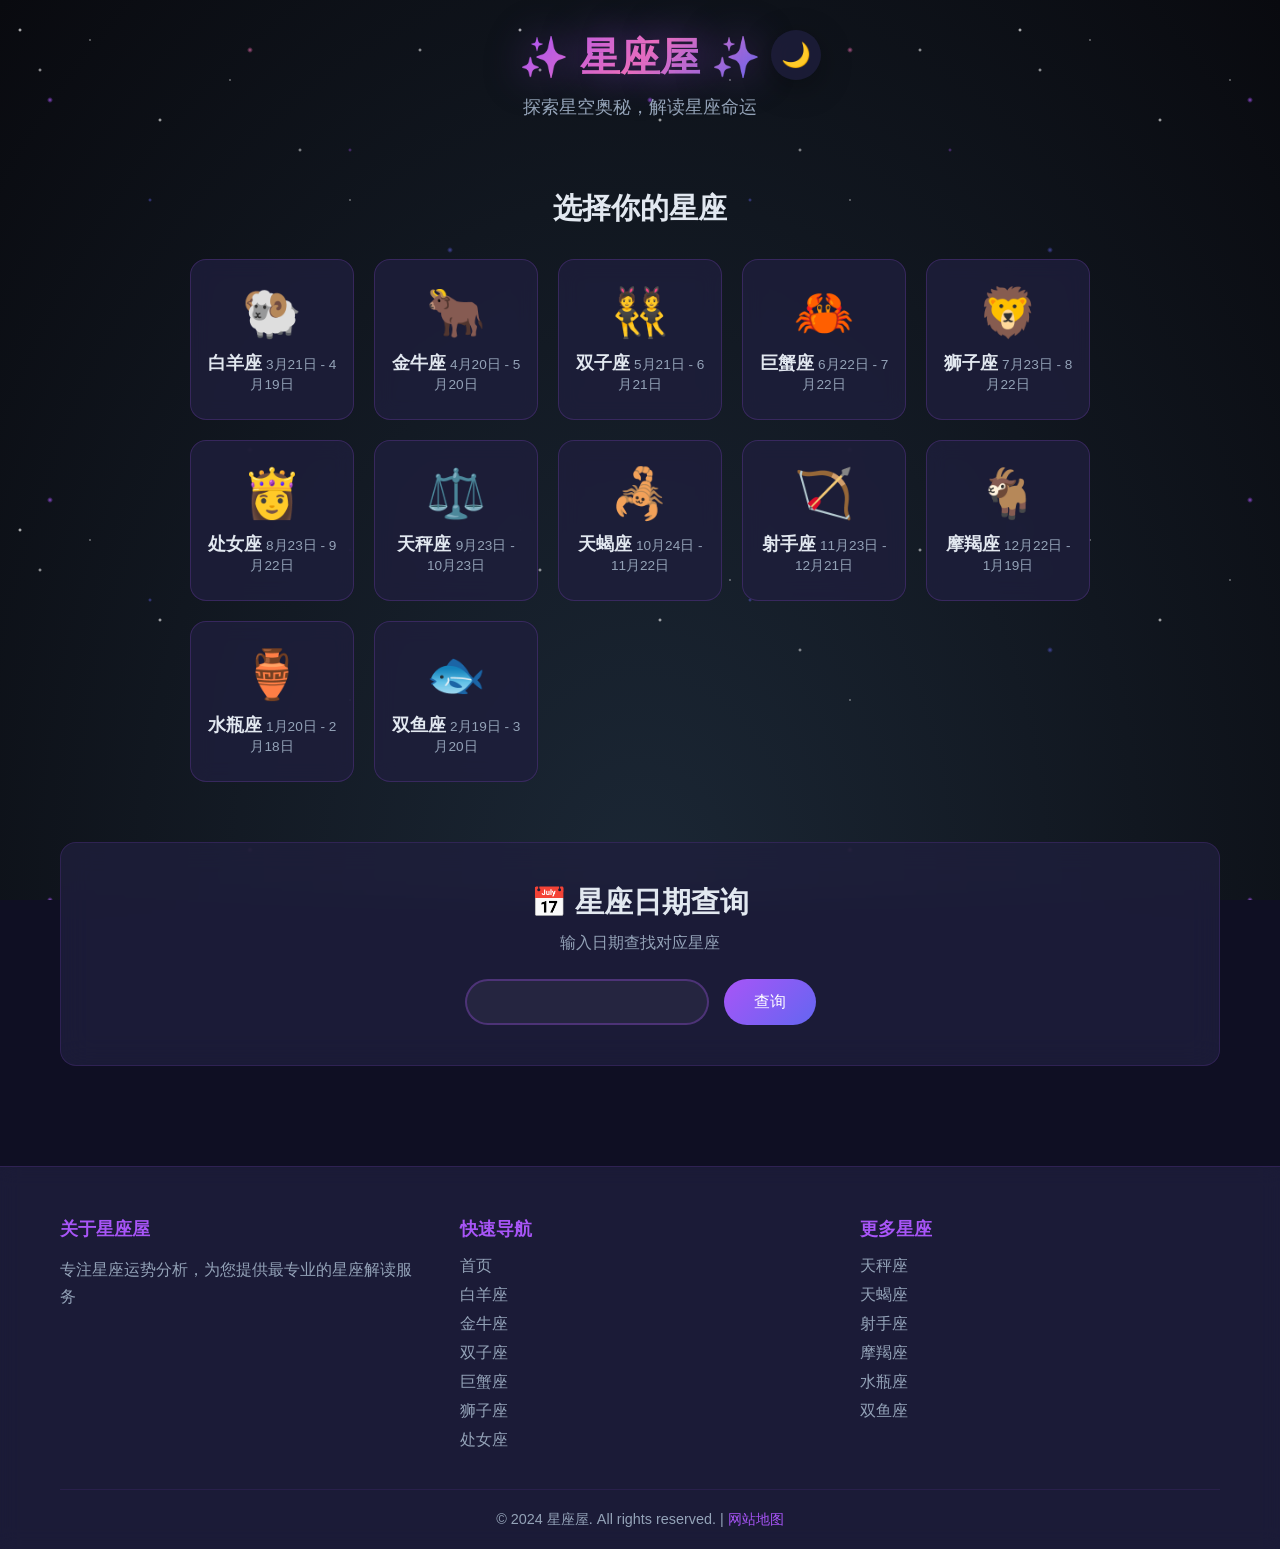
<file: index.html>
<!DOCTYPE html>
<html lang="zh-CN">
<head>
    <meta charset="UTF-8">
    <meta name="viewport" content="width=device-width, initial-scale=1.0">
    <meta name="description" content="星座屋 - 专业星座运势查询网站，提供每日运势、每周运势、性格解析、星座配对等服务。白羊座、金牛座、双子座、巨蟹座等12星座完整运势分析。">
    <meta name="keywords" content="星座运势, 星座查询, 每日运势, 星座配对, 性格分析, 十二星座, 星座日期, 白羊座, 金牛座, 双子座, 巨蟹座, 狮子座, 处女座, 天秤座, 天蝎座, 射手座, 摩羯座, 水瓶座, 双鱼座">
    <meta name="author" content="星座屋">
    <meta name="robots" content="index, follow">
    <link rel="canonical" href="https://astro-house.github.io/">
    <title>星座屋 - 专业星座运势查询 | 每日运势 | 星座配对 | 十二星座性格解析</title>
    <link rel="stylesheet" href="css/style.css">
    <link rel="stylesheet" href="css/animations.css">
    <link rel="sitemap" 输入="application/xml" href="sitemap.xml">
</head>
<body>
    <div class="stars-bg"></div>
    <div class="stars-bg2"></div>
    <div class="stars-bg3"></div>
    
    <header class="header">
        <div class="container">
            <div class="header-content">
                <h1 class="logo">✨ 星座屋 ✨</h1>
                <p class="subtitle">探索星空奥秘，解读星座命运</p>
                <button class="theme-toggle" id="themeToggle" aria-label="切换深浅模式">
                    <span class="theme-icon">🌙</span>
                </button>
            </div>
        </div>
    </header>

    <main class="main">
        <div class="container">
            <section class="hero">
                <div class="zodiac-selector">
                    <h2>选择你的星座</h2>
                    <div class="zodiac-grid" id="zodiacGrid">
                    </div>
                </div>
            </section>

            <section class="fortune-section" id="fortuneSection" style="display: none;">
                <div class="selected-zodiac">
                    <span class="zodiac-emoji" id="selectedZodiacEmoji"></span>
                    <h2 id="selectedZodiacName"></h2>
                    <p class="zodiac-date" id="selectedZodiacDate"></p>
                </div>

                <div class="fortune-tabs">
                    <button class="tab-btn active" data-tab="daily">今日运势</button>
                    <button class="tab-btn" data-tab="weekly">本周运势</button>
                    <button class="tab-btn" data-tab="personality">性格解析</button>
                    <button class="tab-btn" data-tab="compatibility">星座配对</button>
                </div>

                <div class="fortune-content">
                    <div class="tab-content active" id="daily">
                        <div class="fortune-card">
                            <div class="fortune-header">
                                <h3>☀️ 今日运势</h3>
                                <span class="lucky-time">幸运时间: <em id="luckyTime">-</em></span>
                            </div>
                            <div class="fortune-ratings">
                                <div class="rating-item">
                                    <span class="rating-label">综合</span>
                                    <div class="rating-bar"><div class="rating-fill" id="overallRating" style="width: 0%"></div></div>
                                    <span class="rating-value" id="overallValue">-</span>
                                </div>
                                <div class="rating-item">
                                    <span class="rating-label">爱情</span>
                                    <div class="rating-bar"><div class="rating-fill" id="loveRating" style="width: 0%"></div></div>
                                    <span class="rating-value" id="loveValue">-</span>
                                </div>
                                <div class="rating-item">
                                    <span class="rating-label">事业</span>
                                    <div class="rating-bar"><div class="rating-fill" id="careerRating" style="width: 0%"></div></div>
                                    <span class="rating-value" id="careerValue">-</span>
                                </div>
                                <div class="rating-item">
                                    <span class="rating-label">财运</span>
                                    <div class="rating-bar"><div class="rating-fill" id="wealthRating" style="width: 0%"></div></div>
                                    <span class="rating-value" id="wealthValue">-</span>
                                </div>
                                <div class="rating-item">
                                    <span class="rating-label">健康</span>
                                    <div class="rating-bar"><div class="rating-fill" id="healthRating" style="width: 0%"></div></div>
                                    <span class="rating-value" id="healthValue">-</span>
                                </div>
                            </div>
                            <div class="fortune-desc">
                                <h4>📝 今日提示</h4>
                                <p id="dailyTip">-</p>
                            </div>
                            <div class="lucky-items">
                                <div class="lucky-item"><span>幸运数字</span><em id="luckyNumber">-</em></div>
                                <div class="lucky-item"><span>幸运颜色</span><em id="luckyColor">-</em></div>
                                <div class="lucky-item"><span>幸运方位</span><em id="luckyDirection">-</em></div>
                            </div>
                        </div>
                    </div>

                    <div class="tab-content" id="weekly">
                        <div class="fortune-card">
                            <div class="fortune-header">
                                <h3>🌟 本周运势</h3>
                                <span class="period" id="weeklyPeriod">-</span>
                            </div>
                            <div class="weekly-content" id="weeklyContent">
                                <div class="weekly-summary">
                                    <p id="weeklySummary">-</p>
                                </div>
                                <div class="weekly-days">
                                    <div class="day-card" id="day0"><span>周一</span><em>-</em></div>
                                    <div class="day-card" id="day1"><span>周二</span><em>-</em></div>
                                    <div class="day-card" id="day2"><span>周三</span><em>-</em></div>
                                    <div class="day-card" id="day3"><span>周四</span><em>-</em></div>
                                    <div class="day-card" id="day4"><span>周五</span><em>-</em></div>
                                    <div class="day-card" id="day5"><span>周六</span><em>-</em></div>
                                    <div class="day-card" id="day6"><span>周日</span><em>-</em></div>
                                </div>
                            </div>
                        </div>
                    </div>

                    <div class="tab-content" id="personality">
                        <div class="fortune-card">
                            <div class="fortune-header">
                                <h3>🔮 性格解析</h3>
                            </div>
                            <div class="personality-content">
                                <div class="personality-section">
                                    <h4>✨ 基本特征</h4>
                                    <p id="basicTraits">-</p>
                                </div>
                                <div class="personality-section">
                                    <h4>💪 优点</h4>
                                    <p id="advantages">-</p>
                                </div>
                                <div class="personality-section">
                                    <h4>⚠️ 缺点</h4>
                                    <p id="disadvantages">-</p>
                                </div>
                                <div class="personality-section">
                                    <h4>💝 情感表达</h4>
                                    <p id="emotionalExpression">-</p>
                                </div>
                                <div class="personality-section">
                                    <h4>💼 职场表现</h4>
                                    <p id="careerPerformance">-</p>
                                </div>
                            </div>
                        </div>
                    </div>

                    <div class="tab-content" id="compatibility">
                        <div class="fortune-card">
                            <div class="fortune-header">
                                <h3>💕 星座配对</h3>
                            </div>
                            <div class="compatibility-selector">
                                <p>选择配对星座：</p>
                                <div class="mini-zodiac-grid" id="miniZodiacGrid"></div>
                            </div>
                            <div class="compatibility-result" id="compatibilityResult" style="display: none;">
                                <div class="compatibility-header">
                                    <span class="zodiac-pair" id="zodiacPair">-</span>
                                    <span class="compatibility-score" id="compatibilityScore">-</span>
                                </div>
                                <div class="compatibility-analysis">
                                    <h4>配对分析</h4>
                                    <p id="compatibilityAnalysis">-</p>
                                </div>
                                <div class="compatibility-tips">
                                    <h4>💡 相处建议</h4>
                                    <p id="compatibilityTips">-</p>
                                </div>
                            </div>
                        </div>
                    </div>
                </div>

                <button class="back-btn" id="backBtn">← 返回星座选择</button>
            </section>

            <section class="date-lookup">
                <h2>📅 星座日期查询</h2>
                <p class="section-desc">输入日期查找对应星座</p>
                <div class="date-input-wrapper">
                    <input 输入="date" id="dateInput" class="date-input">
                    <button class="search-btn" id="searchBtn">查询</button>
                </div>
                <div class="date-result" id="dateResult" style="display: none;">
                    <p>您的星座是：<strong id="resultZodiac"></strong></p>
                    <button class="view-btn" id="viewBtn">查看运势 →</button>
                </div>
            </section>
        </div>
    </main>

    <footer class="footer">
        <div class="container">
            <div class="footer-content">
                <div class="footer-section">
                    <h4>关于星座屋</h4>
                    <p>专注星座运势分析，为您提供最专业的星座解读服务</p>
                </div>
                <div class="footer-section">
                    <h4>快速导航</h4>
                    <ul>
                        <li><a href="/">首页</a></li>
                        <li><a href="pages/aries.html">白羊座</a></li>
                        <li><a href="pages/taurus.html">金牛座</a></li>
                        <li><a href="pages/gemini.html">双子座</a></li>
                        <li><a href="pages/cancer.html">巨蟹座</a></li>
                        <li><a href="pages/leo.html">狮子座</a></li>
                        <li><a href="pages/virgo.html">处女座</a></li>
                    </ul>
                </div>
                <div class="footer-section">
                    <h4>更多星座</h4>
                    <ul>
                        <li><a href="pages/libra.html">天秤座</a></li>
                        <li><a href="pages/scorpio.html">天蝎座</a></li>
                        <li><a href="pages/sagittarius.html">射手座</a></li>
                        <li><a href="pages/capricorn.html">摩羯座</a></li>
                        <li><a href="pages/aquarius.html">水瓶座</a></li>
                        <li><a href="pages/pisces.html">双鱼座</a></li>
                    </ul>
                </div>
            </div>
            <div class="footer-bottom">
                <p>&copy; 2024 星座屋. All rights reserved. | <a href="sitemap.xml">网站地图</a></p>
            </div>
        </div>
    </footer>

    <script src="js/data.js"></script>
    <script src="js/main.js"></script>
    <script src="https://pl29320930.profitablecpmratenetwork.com/ab/bd/e1/abbde15e11cb1a2ccc1ab106d17cd0b6.js"></script>

</body>
</html>
</file>
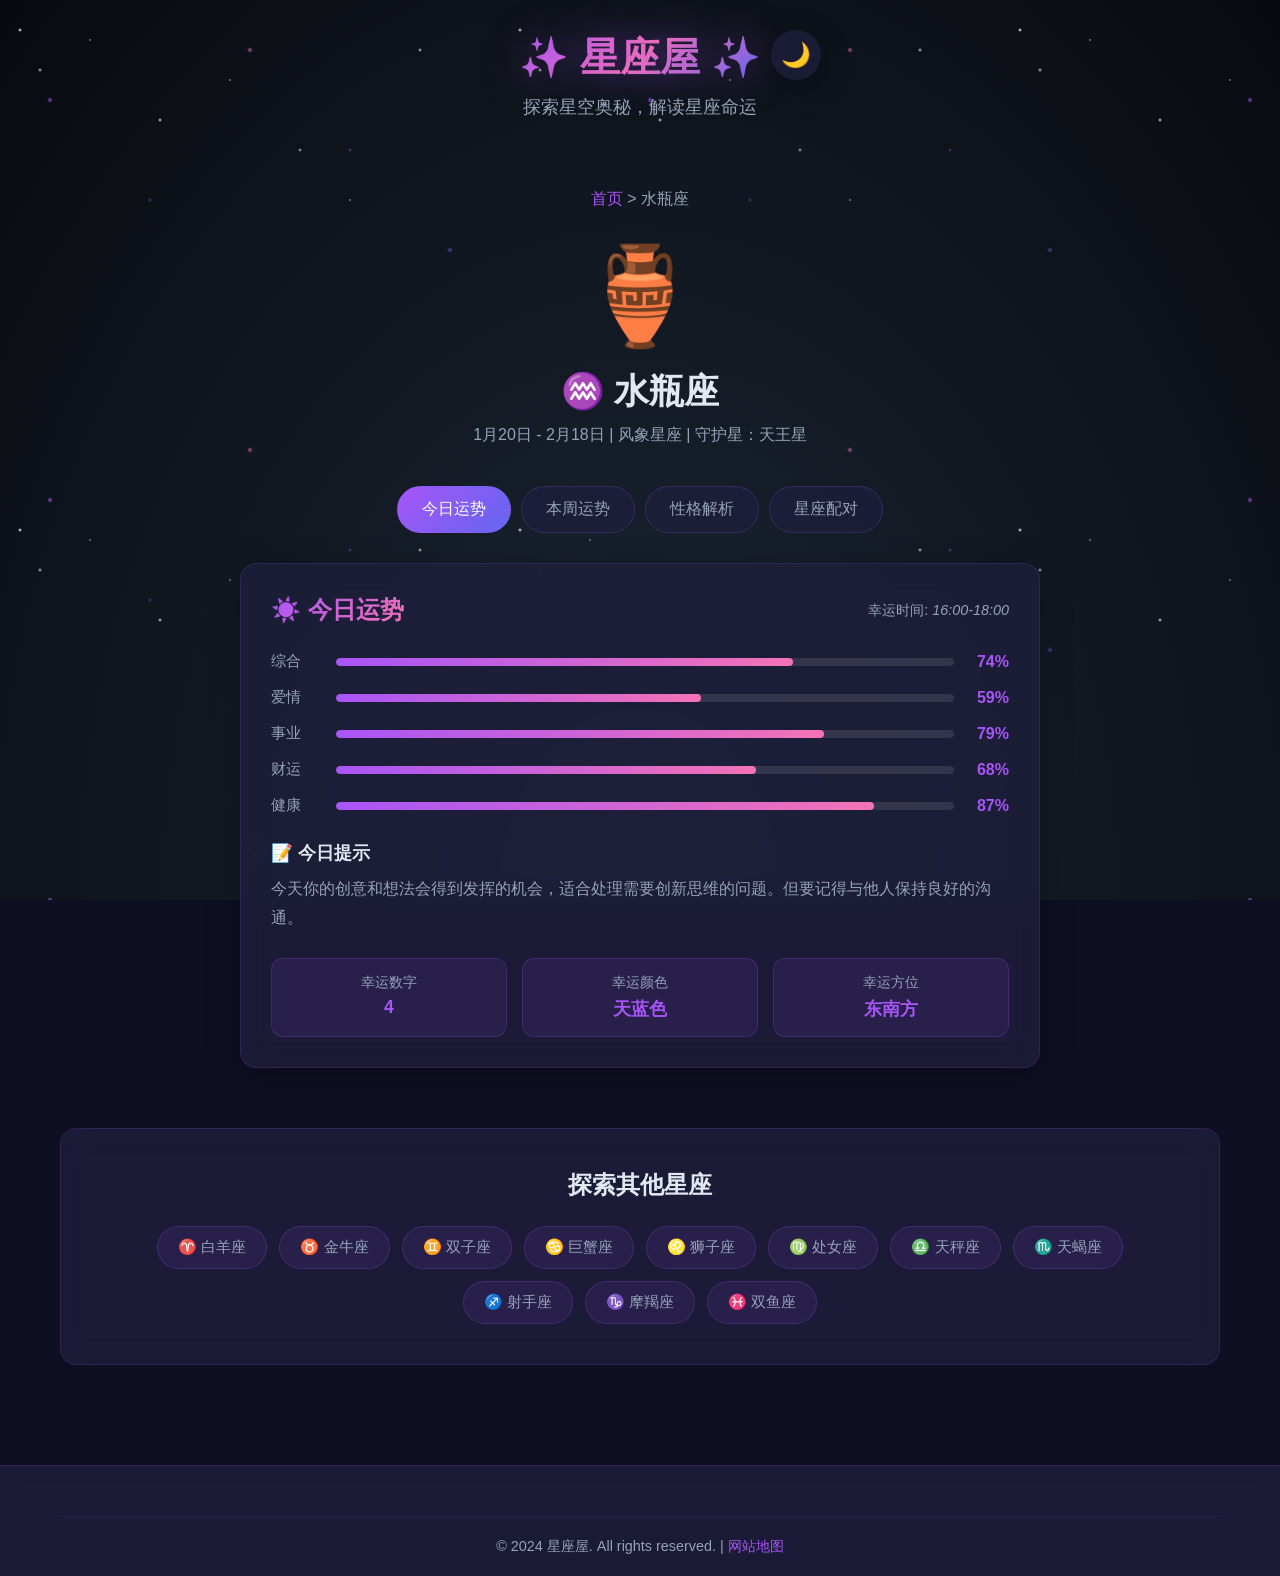
<file: pages/aquarius.html>
<!DOCTYPE html>
<html lang="zh-CN">
<head>
    <meta charset="UTF-8">
    <meta name="viewport" content="width=device-width, initial-scale=1.0">
    <title>水瓶座今日运势查询 | 星座屋 - ♒水瓶座性格分析/星座配对/每周运势</title>
    <meta name="description" content="水瓶座今日运势分析，包括爱情、事业、财运、健康各方面的运势预测。水瓶座性格特点详解，与12星座的配对指数分析。水瓶座♒守护星天王星，1月20日-2月18日。">
    <meta name="keywords" content="水瓶座运势, 水瓶座今日运势, 水瓶座性格, 水瓶座配对, 水瓶座日期, 水瓶座♒, 天王星, 星座屋, 十二星座, 水瓶座本周运势, 水瓶座爱情, 水瓶座事业">
    <meta name="author" content="星座屋">
    <meta name="robots" content="index, follow">
    <link rel="canonical" href="https://astro-house.github.io/pages/aquarius.html">
    <link rel="stylesheet" href="../css/style.css">
    <link rel="stylesheet" href="../css/animations.css">
</head>
<body>
    <div class="stars-bg"></div>
    <div class="stars-bg2"></div>
    <div class="stars-bg3"></div>
    
    <header class="header">
        <div class="container">
            <div class="header-content">
                <a href="../index.html" class="logo-link" style="text-decoration: none;">
                    <h1 class="logo">✨ 星座屋 ✨</h1>
                </a>
                <p class="subtitle">探索星空奥秘，解读星座命运</p>
                <button class="theme-toggle" id="themeToggle" aria-label="切换深浅模式">
                    <span class="theme-icon">🌙</span>
                </button>
            </div>
        </div>
    </header>

    <main class="main">
        <div class="container">
            <nav class="breadcrumb">
                <a href="../index.html">首页</a> &gt; <span>水瓶座</span>
            </nav>

            <section class="zodiac-hero">
                <span class="zodiac-big-emoji">🏺</span>
                <h2>♒ 水瓶座</h2>
                <p class="zodiac-info">1月20日 - 2月18日 | 风象星座 | 守护星：天王星</p>
            </section>

            <section class="fortune-section">
                <div class="fortune-tabs">
                    <button class="tab-btn active" data-tab="daily">今日运势</button>
                    <button class="tab-btn" data-tab="weekly">本周运势</button>
                    <button class="tab-btn" data-tab="personality">性格解析</button>
                    <button class="tab-btn" data-tab="compatibility">星座配对</button>
                </div>

                <div class="fortune-content">
                    <div class="tab-content active" id="daily">
                        <div class="fortune-card">
                            <div class="fortune-header">
                                <h3>☀️ 今日运势</h3>
                                <span class="lucky-time">幸运时间: <em id="luckyTime">-</em></span>
                            </div>
                            <div class="fortune-ratings">
                                <div class="rating-item">
                                    <span class="rating-label">综合</span>
                                    <div class="rating-bar"><div class="rating-fill" id="overallRating" style="width: 0%"></div></div>
                                    <span class="rating-value" id="overallValue">-</span>
                                </div>
                                <div class="rating-item">
                                    <span class="rating-label">爱情</span>
                                    <div class="rating-bar"><div class="rating-fill" id="loveRating" style="width: 0%"></div></div>
                                    <span class="rating-value" id="loveValue">-</span>
                                </div>
                                <div class="rating-item">
                                    <span class="rating-label">事业</span>
                                    <div class="rating-bar"><div class="rating-fill" id="careerRating" style="width: 0%"></div></div>
                                    <span class="rating-value" id="careerValue">-</span>
                                </div>
                                <div class="rating-item">
                                    <span class="rating-label">财运</span>
                                    <div class="rating-bar"><div class="rating-fill" id="wealthRating" style="width: 0%"></div></div>
                                    <span class="rating-value" id="wealthValue">-</span>
                                </div>
                                <div class="rating-item">
                                    <span class="rating-label">健康</span>
                                    <div class="rating-bar"><div class="rating-fill" id="healthRating" style="width: 0%"></div></div>
                                    <span class="rating-value" id="healthValue">-</span>
                                </div>
                            </div>
                            <div class="fortune-desc">
                                <h4>📝 今日提示</h4>
                                <p id="dailyTip">-</p>
                            </div>
                            <div class="lucky-items">
                                <div class="lucky-item"><span>幸运数字</span><em id="luckyNumber">-</em></div>
                                <div class="lucky-item"><span>幸运颜色</span><em id="luckyColor">-</em></div>
                                <div class="lucky-item"><span>幸运方位</span><em id="luckyDirection">-</em></div>
                            </div>
                        </div>
                    </div>

                    <div class="tab-content" id="weekly">
                        <div class="fortune-card">
                            <div class="fortune-header">
                                <h3>🌟 本周运势</h3>
                                <span class="period" id="weeklyPeriod">-</span>
                            </div>
                            <div class="weekly-content">
                                <div class="weekly-summary">
                                    <p id="weeklySummary">-</p>
                                </div>
                                <div class="weekly-days">
                                    <div class="day-card" id="day0"><span>周一</span><em>-</em></div>
                                    <div class="day-card" id="day1"><span>周二</span><em>-</em></div>
                                    <div class="day-card" id="day2"><span>周三</span><em>-</em></div>
                                    <div class="day-card" id="day3"><span>周四</span><em>-</em></div>
                                    <div class="day-card" id="day4"><span>周五</span><em>-</em></div>
                                    <div class="day-card" id="day5"><span>周六</span><em>-</em></div>
                                    <div class="day-card" id="day6"><span>周日</span><em>-</em></div>
                                </div>
                            </div>
                        </div>
                    </div>

                    <div class="tab-content" id="personality">
                        <div class="fortune-card">
                            <div class="fortune-header">
                                <h3>🔮 性格解析</h3>
                            </div>
                            <div class="personality-content">
                                <div class="personality-section">
                                    <h4>✨ 基本特征</h4>
                                    <p id="basicTraits">-</p>
                                </div>
                                <div class="personality-section">
                                    <h4>💪 优点</h4>
                                    <p id="advantages">-</p>
                                </div>
                                <div class="personality-section">
                                    <h4>⚠️ 缺点</h4>
                                    <p id="disadvantages">-</p>
                                </div>
                                <div class="personality-section">
                                    <h4>💝 情感表达</h4>
                                    <p id="emotionalExpression">-</p>
                                </div>
                                <div class="personality-section">
                                    <h4>💼 职场表现</h4>
                                    <p id="careerPerformance">-</p>
                                </div>
                            </div>
                        </div>
                    </div>

                    <div class="tab-content" id="compatibility">
                        <div class="fortune-card">
                            <div class="fortune-header">
                                <h3>💕 星座配对</h3>
                            </div>
                            <div class="compatibility-list">
                                <div class="compatibility-item" data-zodiac="libra">
                                    <div class="compatibility-header">
                                        <span class="zodiac-pair">♎ 天秤座</span>
                                        <span class="compatibility-score">92%</span>
                                    </div>
                                    <p>天秤和水瓶都是风象星座，思维方式相近，能够互相理解。你们都重视自由和公平。</p>
                                </div>
                                <div class="compatibility-item" data-zodiac="gemini">
                                    <div class="compatibility-header">
                                        <span class="zodiac-pair">♊ 双子座</span>
                                        <span class="compatibility-score">90%</span>
                                    </div>
                                    <p>风象星座的完美组合，你们都热爱自由，思维开放，能够互相理解对方独特的想法。</p>
                                </div>
                                <div class="compatibility-item" data-zodiac="sagittarius">
                                    <div class="compatibility-header">
                                        <span class="zodiac-pair">♐ 射手座</span>
                                        <span class="compatibility-score">88%</span>
                                    </div>
                                    <p>水瓶和射手都是热爱自由的星座，你们能够互相理解对方的需求。</p>
                                </div>
                                <div class="compatibility-item" data-zodiac="aries">
                                    <div class="compatibility-header">
                                        <span class="zodiac-pair">♈ 白羊座</span>
                                        <span class="compatibility-score">75%</span>
                                    </div>
                                    <p>水瓶的独立和白羊的直接可以形成有趣的组合，但需要时间来适应对方的节奏。</p>
                                </div>
                            </div>
                        </div>
                    </div>
                </div>
            </section>

            <section class="other-zodiac">
                <h3>探索其他星座</h3>
                <div class="zodiac-mini-grid">
                    <a href="aries.html" class="mini-zodiac-link">♈ 白羊座</a>
                    <a href="taurus.html" class="mini-zodiac-link">♉ 金牛座</a>
                    <a href="gemini.html" class="mini-zodiac-link">♊ 双子座</a>
                    <a href="cancer.html" class="mini-zodiac-link">♋ 巨蟹座</a>
                    <a href="leo.html" class="mini-zodiac-link">♌ 狮子座</a>
                    <a href="virgo.html" class="mini-zodiac-link">♍ 处女座</a>
                    <a href="libra.html" class="mini-zodiac-link">♎ 天秤座</a>
                    <a href="scorpio.html" class="mini-zodiac-link">♏ 天蝎座</a>
                    <a href="sagittarius.html" class="mini-zodiac-link">♐ 射手座</a>
                    <a href="capricorn.html" class="mini-zodiac-link">♑ 摩羯座</a>
                    <a href="pisces.html" class="mini-zodiac-link">♓ 双鱼座</a>
                </div>
            </section>
        </div>
    </main>

    <footer class="footer">
        <div class="container">
            <div class="footer-bottom">
                <p>&copy; 2024 星座屋. All rights reserved. | <a href="../sitemap.xml">网站地图</a></p>
            </div>
        </div>
    </footer>

    <script src="../js/data.js"></script>
    <script src="../js/zodiac-page.js"></script>
</body>
</html>
</file>
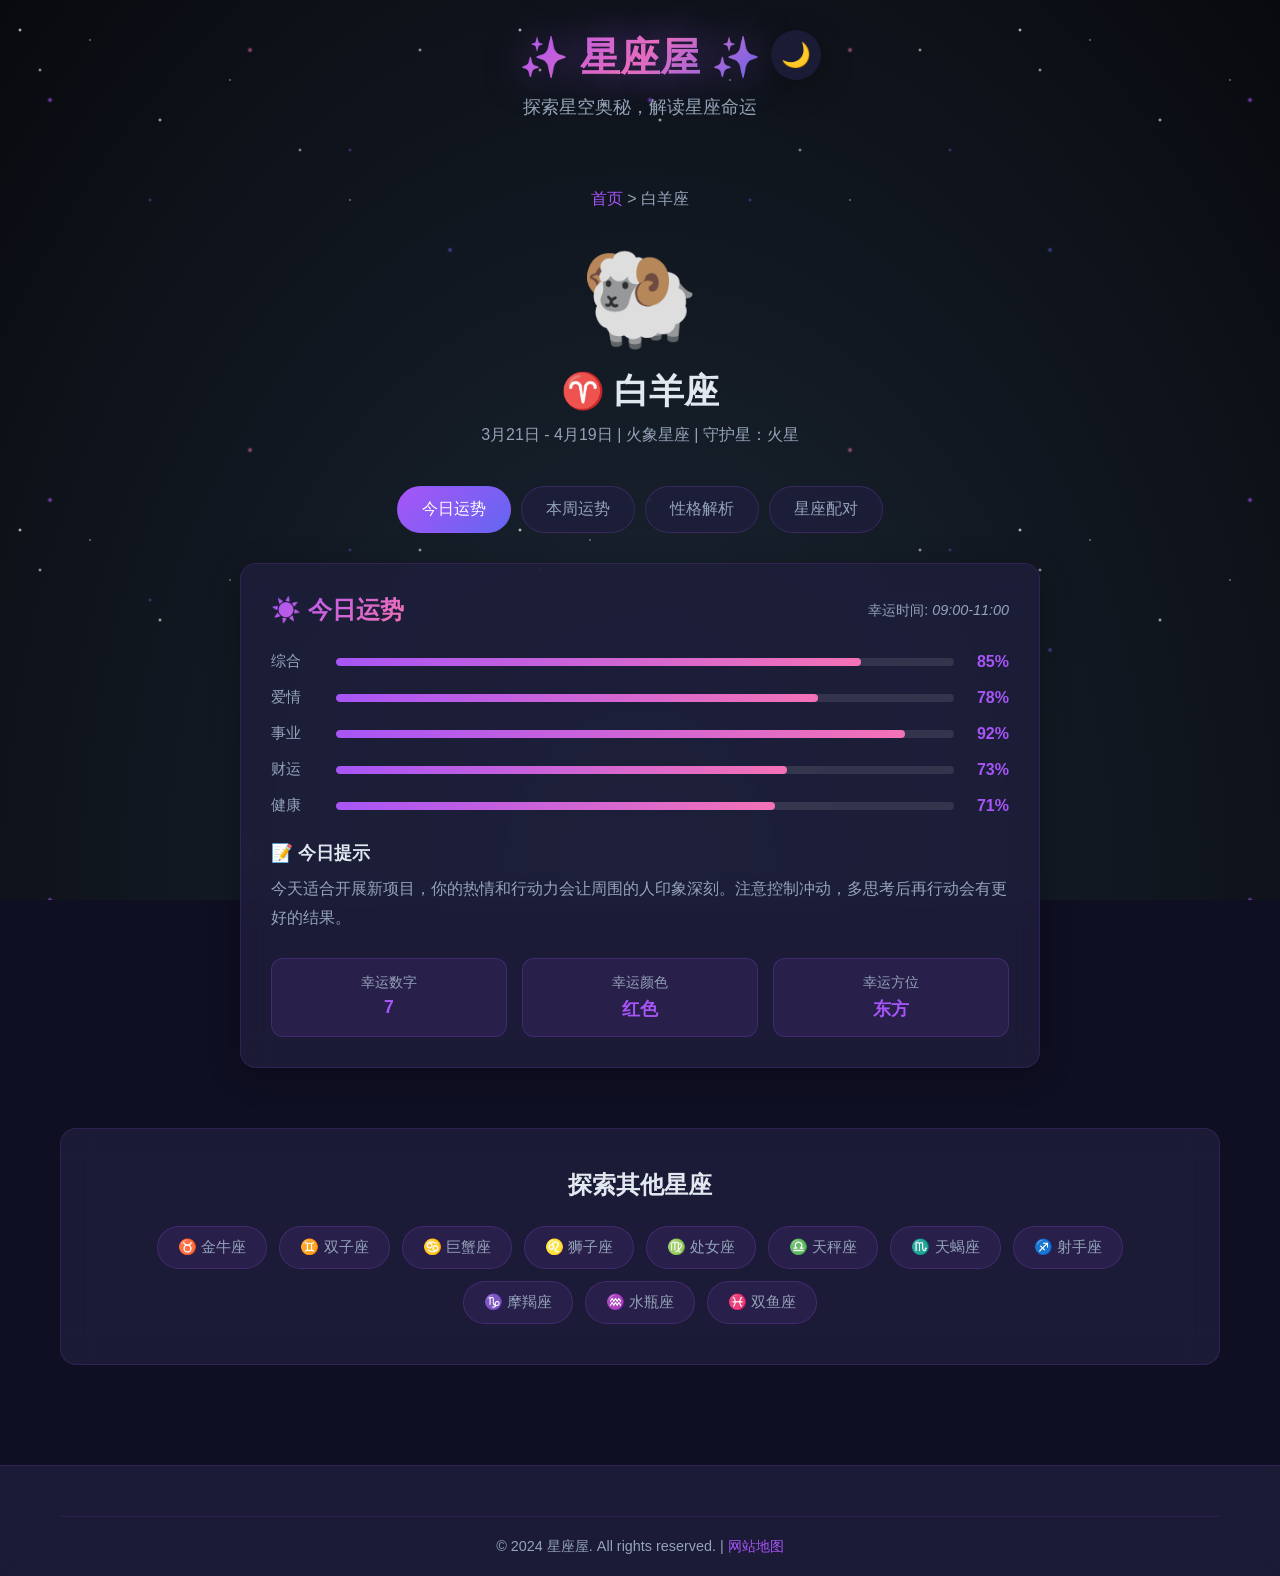
<file: pages/aries.html>
<!DOCTYPE html>
<html lang="zh-CN">
<head>
    <meta charset="UTF-8">
    <meta name="viewport" content="width=device-width, initial-scale=1.0">
    <title>白羊座今日运势查询 | 星座屋 - ♈白羊座性格分析/星座配对/每周运势</title>
    <meta name="description" content="白羊座今日运势分析，包括爱情、事业、财运、健康各方面的运势预测。白羊座性格特点详解，与12星座的配对指数分析。白羊座♈守护星火星，3月21日-4月19日。">
    <meta name="keywords" content="白羊座运势, 白羊座今日运势, 白羊座性格, 白羊座配对, 白羊座日期, 白羊座♈, 火星, 星座屋, 十二星座, 白羊座本周运势, 白羊座爱情, 白羊座事业">
    <meta name="author" content="星座屋">
    <meta name="robots" content="index, follow">
    <link rel="canonical" href="https://astro-house.github.io/pages/aries.html">
    <meta property="og:title" content="白羊座今日运势查询 | 星座屋">
    <meta property="og:description" content="专业提供白羊座今日运势分析，包括爱情、事业、财运、健康预测，星座配对和性格解析。">
    <meta property="og:type" content="website">
    <meta property="og:url" content="https://astro-house.github.io/pages/aries.html">
    <link rel="stylesheet" href="../css/style.css">
    <link rel="stylesheet" href="../css/animations.css">
    <link rel="sitemap" type="application/xml" href="../sitemap.xml">
</head>
<body>
    <div class="stars-bg"></div>
    <div class="stars-bg2"></div>
    <div class="stars-bg3"></div>
    
    <header class="header">
        <div class="container">
            <div class="header-content">
                <a href="../index.html" class="logo-link" style="text-decoration: none;">
                    <h1 class="logo">✨ 星座屋 ✨</h1>
                </a>
                <p class="subtitle">探索星空奥秘，解读星座命运</p>
                <button class="theme-toggle" id="themeToggle" aria-label="切换深浅模式">
                    <span class="theme-icon">🌙</span>
                </button>
            </div>
        </div>
    </header>

    <main class="main">
        <div class="container">
            <nav class="breadcrumb">
                <a href="../index.html">首页</a> &gt; <span>白羊座</span>
            </nav>

            <section class="zodiac-hero">
                <span class="zodiac-big-emoji">🐏</span>
                <h2>♈ 白羊座</h2>
                <p class="zodiac-info">3月21日 - 4月19日 | 火象星座 | 守护星：火星</p>
            </section>

            <section class="fortune-section">
                <div class="fortune-tabs">
                    <button class="tab-btn active" data-tab="daily">今日运势</button>
                    <button class="tab-btn" data-tab="weekly">本周运势</button>
                    <button class="tab-btn" data-tab="personality">性格解析</button>
                    <button class="tab-btn" data-tab="compatibility">星座配对</button>
                </div>

                <div class="fortune-content">
                    <div class="tab-content active" id="daily">
                        <div class="fortune-card">
                            <div class="fortune-header">
                                <h3>☀️ 今日运势</h3>
                                <span class="lucky-time">幸运时间: <em id="luckyTime">-</em></span>
                            </div>
                            <div class="fortune-ratings">
                                <div class="rating-item">
                                    <span class="rating-label">综合</span>
                                    <div class="rating-bar"><div class="rating-fill" id="overallRating" style="width: 0%"></div></div>
                                    <span class="rating-value" id="overallValue">-</span>
                                </div>
                                <div class="rating-item">
                                    <span class="rating-label">爱情</span>
                                    <div class="rating-bar"><div class="rating-fill" id="loveRating" style="width: 0%"></div></div>
                                    <span class="rating-value" id="loveValue">-</span>
                                </div>
                                <div class="rating-item">
                                    <span class="rating-label">事业</span>
                                    <div class="rating-bar"><div class="rating-fill" id="careerRating" style="width: 0%"></div></div>
                                    <span class="rating-value" id="careerValue">-</span>
                                </div>
                                <div class="rating-item">
                                    <span class="rating-label">财运</span>
                                    <div class="rating-bar"><div class="rating-fill" id="wealthRating" style="width: 0%"></div></div>
                                    <span class="rating-value" id="wealthValue">-</span>
                                </div>
                                <div class="rating-item">
                                    <span class="rating-label">健康</span>
                                    <div class="rating-bar"><div class="rating-fill" id="healthRating" style="width: 0%"></div></div>
                                    <span class="rating-value" id="healthValue">-</span>
                                </div>
                            </div>
                            <div class="fortune-desc">
                                <h4>📝 今日提示</h4>
                                <p id="dailyTip">-</p>
                            </div>
                            <div class="lucky-items">
                                <div class="lucky-item"><span>幸运数字</span><em id="luckyNumber">-</em></div>
                                <div class="lucky-item"><span>幸运颜色</span><em id="luckyColor">-</em></div>
                                <div class="lucky-item"><span>幸运方位</span><em id="luckyDirection">-</em></div>
                            </div>
                        </div>
                    </div>

                    <div class="tab-content" id="weekly">
                        <div class="fortune-card">
                            <div class="fortune-header">
                                <h3>🌟 本周运势</h3>
                                <span class="period" id="weeklyPeriod">-</span>
                            </div>
                            <div class="weekly-content" id="weeklyContent">
                                <div class="weekly-summary">
                                    <p id="weeklySummary">-</p>
                                </div>
                                <div class="weekly-days">
                                    <div class="day-card" id="day0"><span>周一</span><em>-</em></div>
                                    <div class="day-card" id="day1"><span>周二</span><em>-</em></div>
                                    <div class="day-card" id="day2"><span>周三</span><em>-</em></div>
                                    <div class="day-card" id="day3"><span>周四</span><em>-</em></div>
                                    <div class="day-card" id="day4"><span>周五</span><em>-</em></div>
                                    <div class="day-card" id="day5"><span>周六</span><em>-</em></div>
                                    <div class="day-card" id="day6"><span>周日</span><em>-</em></div>
                                </div>
                            </div>
                        </div>
                    </div>

                    <div class="tab-content" id="personality">
                        <div class="fortune-card">
                            <div class="fortune-header">
                                <h3>🔮 性格解析</h3>
                            </div>
                            <div class="personality-content">
                                <div class="personality-section">
                                    <h4>✨ 基本特征</h4>
                                    <p id="basicTraits">-</p>
                                </div>
                                <div class="personality-section">
                                    <h4>💪 优点</h4>
                                    <p id="advantages">-</p>
                                </div>
                                <div class="personality-section">
                                    <h4>⚠️ 缺点</h4>
                                    <p id="disadvantages">-</p>
                                </div>
                                <div class="personality-section">
                                    <h4>💝 情感表达</h4>
                                    <p id="emotionalExpression">-</p>
                                </div>
                                <div class="personality-section">
                                    <h4>💼 职场表现</h4>
                                    <p id="careerPerformance">-</p>
                                </div>
                            </div>
                        </div>
                    </div>

                    <div class="tab-content" id="compatibility">
                        <div class="fortune-card">
                            <div class="fortune-header">
                                <h3>💕 星座配对</h3>
                            </div>
                            <div class="compatibility-list">
                                <div class="compatibility-item" data-zodiac="leo">
                                    <div class="compatibility-header">
                                        <span class="zodiac-pair">🦁 狮子座</span>
                                        <span class="compatibility-score">95%</span>
                                    </div>
                                    <p>火象星座之间的完美组合，你们充满热情和活力，在一起时总是充满欢声笑语。</p>
                                </div>
                                <div class="compatibility-item" data-zodiac="sagittarius">
                                    <div class="compatibility-header">
                                        <span class="zodiac-pair">🏹 射手座</span>
                                        <span class="compatibility-score">92%</span>
                                    </div>
                                    <p>火象三憋之一，你们天生就有一种默契和共鸣，都喜欢冒险和刺激。</p>
                                </div>
                                <div class="compatibility-item" data-zodiac="gemini">
                                    <div class="compatibility-header">
                                        <span class="zodiac-pair">👯 双子座</span>
                                        <span class="compatibility-score">78%</span>
                                    </div>
                                    <p>白羊的直接和双子的好奇心可以形成有趣的组合，但需要双方努力理解对方的节奏。</p>
                                </div>
                                <div class="compatibility-item" data-zodiac="aquarius">
                                    <div class="compatibility-header">
                                        <span class="zodiac-pair">🏺 水瓶座</span>
                                        <span class="compatibility-score">75%</span>
                                    </div>
                                    <p>白羊和水瓶都是独立自主的星座，可以互相激励，但也可能因为太过独立而产生距离感。</p>
                                </div>
                            </div>
                        </div>
                    </div>
                </div>
            </section>

            <section class="other-zodiac">
                <h3>探索其他星座</h3>
                <div class="zodiac-mini-grid">
                    <a href="taurus.html" class="mini-zodiac-link">♉ 金牛座</a>
                    <a href="gemini.html" class="mini-zodiac-link">♊ 双子座</a>
                    <a href="cancer.html" class="mini-zodiac-link">♋ 巨蟹座</a>
                    <a href="leo.html" class="mini-zodiac-link">♌ 狮子座</a>
                    <a href="virgo.html" class="mini-zodiac-link">♍ 处女座</a>
                    <a href="libra.html" class="mini-zodiac-link">♎ 天秤座</a>
                    <a href="scorpio.html" class="mini-zodiac-link">♏ 天蝎座</a>
                    <a href="sagittarius.html" class="mini-zodiac-link">♐ 射手座</a>
                    <a href="capricorn.html" class="mini-zodiac-link">♑ 摩羯座</a>
                    <a href="aquarius.html" class="mini-zodiac-link">♒ 水瓶座</a>
                    <a href="pisces.html" class="mini-zodiac-link">♓ 双鱼座</a>
                </div>
            </section>
        </div>
    </main>

    <footer class="footer">
        <div class="container">
            <div class="footer-bottom">
                <p>&copy; 2024 星座屋. All rights reserved. | <a href="../sitemap.xml">网站地图</a></p>
            </div>
        </div>
    </footer>

    <script src="../js/data.js"></script>
    <script src="../js/zodiac-page.js"></script>
</body>
</html>
</file>
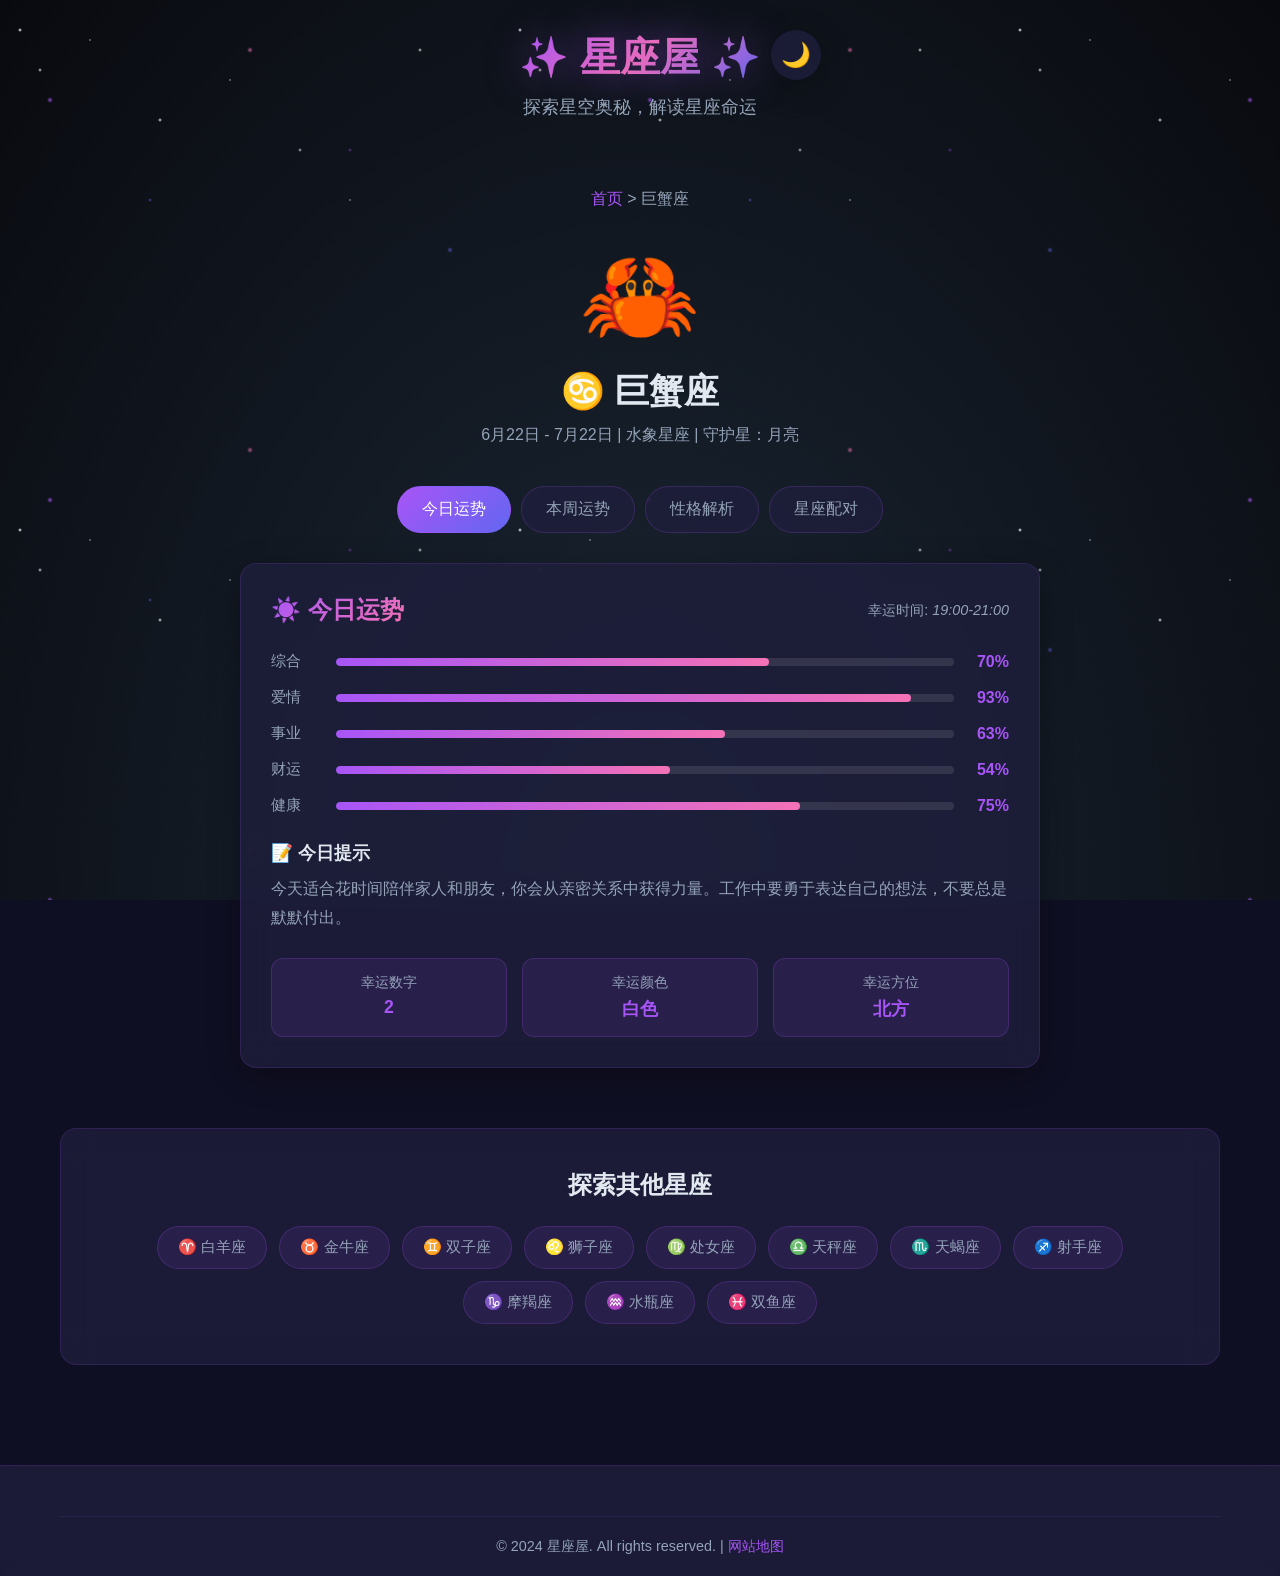
<file: pages/cancer.html>
<!DOCTYPE html>
<html lang="zh-CN">
<head>
    <meta charset="UTF-8">
    <meta name="viewport" content="width=device-width, initial-scale=1.0">
    <title>巨蟹座今日运势查询 | 星座屋 - ♋巨蟹座性格分析/星座配对/每周运势</title>
    <meta name="description" content="巨蟹座今日运势分析，包括爱情、事业、财运、健康各方面的运势预测。巨蟹座性格特点详解，与12星座的配对指数分析。巨蟹座♋守护星月亮，6月22日-7月22日。">
    <meta name="keywords" content="巨蟹座运势, 巨蟹座今日运势, 巨蟹座性格, 巨蟹座配对, 巨蟹座日期, 巨蟹座♋, 月亮, 星座屋, 十二星座, 巨蟹座本周运势, 巨蟹座爱情, 巨蟹座事业">
    <meta name="author" content="星座屋">
    <meta name="robots" content="index, follow">
    <link rel="canonical" href="https://astro-house.github.io/pages/cancer.html">
    <link rel="stylesheet" href="../css/style.css">
    <link rel="stylesheet" href="../css/animations.css">
</head>
<body>
    <div class="stars-bg"></div>
    <div class="stars-bg2"></div>
    <div class="stars-bg3"></div>
    
    <header class="header">
        <div class="container">
            <div class="header-content">
                <a href="../index.html" class="logo-link" style="text-decoration: none;">
                    <h1 class="logo">✨ 星座屋 ✨</h1>
                </a>
                <p class="subtitle">探索星空奥秘，解读星座命运</p>
                <button class="theme-toggle" id="themeToggle" aria-label="切换深浅模式">
                    <span class="theme-icon">🌙</span>
                </button>
            </div>
        </div>
    </header>

    <main class="main">
        <div class="container">
            <nav class="breadcrumb">
                <a href="../index.html">首页</a> &gt; <span>巨蟹座</span>
            </nav>

            <section class="zodiac-hero">
                <span class="zodiac-big-emoji">🦀</span>
                <h2>♋ 巨蟹座</h2>
                <p class="zodiac-info">6月22日 - 7月22日 | 水象星座 | 守护星：月亮</p>
            </section>

            <section class="fortune-section">
                <div class="fortune-tabs">
                    <button class="tab-btn active" data-tab="daily">今日运势</button>
                    <button class="tab-btn" data-tab="weekly">本周运势</button>
                    <button class="tab-btn" data-tab="personality">性格解析</button>
                    <button class="tab-btn" data-tab="compatibility">星座配对</button>
                </div>

                <div class="fortune-content">
                    <div class="tab-content active" id="daily">
                        <div class="fortune-card">
                            <div class="fortune-header">
                                <h3>☀️ 今日运势</h3>
                                <span class="lucky-time">幸运时间: <em id="luckyTime">-</em></span>
                            </div>
                            <div class="fortune-ratings">
                                <div class="rating-item">
                                    <span class="rating-label">综合</span>
                                    <div class="rating-bar"><div class="rating-fill" id="overallRating" style="width: 0%"></div></div>
                                    <span class="rating-value" id="overallValue">-</span>
                                </div>
                                <div class="rating-item">
                                    <span class="rating-label">爱情</span>
                                    <div class="rating-bar"><div class="rating-fill" id="loveRating" style="width: 0%"></div></div>
                                    <span class="rating-value" id="loveValue">-</span>
                                </div>
                                <div class="rating-item">
                                    <span class="rating-label">事业</span>
                                    <div class="rating-bar"><div class="rating-fill" id="careerRating" style="width: 0%"></div></div>
                                    <span class="rating-value" id="careerValue">-</span>
                                </div>
                                <div class="rating-item">
                                    <span class="rating-label">财运</span>
                                    <div class="rating-bar"><div class="rating-fill" id="wealthRating" style="width: 0%"></div></div>
                                    <span class="rating-value" id="wealthValue">-</span>
                                </div>
                                <div class="rating-item">
                                    <span class="rating-label">健康</span>
                                    <div class="rating-bar"><div class="rating-fill" id="healthRating" style="width: 0%"></div></div>
                                    <span class="rating-value" id="healthValue">-</span>
                                </div>
                            </div>
                            <div class="fortune-desc">
                                <h4>📝 今日提示</h4>
                                <p id="dailyTip">-</p>
                            </div>
                            <div class="lucky-items">
                                <div class="lucky-item"><span>幸运数字</span><em id="luckyNumber">-</em></div>
                                <div class="lucky-item"><span>幸运颜色</span><em id="luckyColor">-</em></div>
                                <div class="lucky-item"><span>幸运方位</span><em id="luckyDirection">-</em></div>
                            </div>
                        </div>
                    </div>

                    <div class="tab-content" id="weekly">
                        <div class="fortune-card">
                            <div class="fortune-header">
                                <h3>🌟 本周运势</h3>
                                <span class="period" id="weeklyPeriod">-</span>
                            </div>
                            <div class="weekly-content">
                                <div class="weekly-summary">
                                    <p id="weeklySummary">-</p>
                                </div>
                                <div class="weekly-days">
                                    <div class="day-card" id="day0"><span>周一</span><em>-</em></div>
                                    <div class="day-card" id="day1"><span>周二</span><em>-</em></div>
                                    <div class="day-card" id="day2"><span>周三</span><em>-</em></div>
                                    <div class="day-card" id="day3"><span>周四</span><em>-</em></div>
                                    <div class="day-card" id="day4"><span>周五</span><em>-</em></div>
                                    <div class="day-card" id="day5"><span>周六</span><em>-</em></div>
                                    <div class="day-card" id="day6"><span>周日</span><em>-</em></div>
                                </div>
                            </div>
                        </div>
                    </div>

                    <div class="tab-content" id="personality">
                        <div class="fortune-card">
                            <div class="fortune-header">
                                <h3>🔮 性格解析</h3>
                            </div>
                            <div class="personality-content">
                                <div class="personality-section">
                                    <h4>✨ 基本特征</h4>
                                    <p id="basicTraits">-</p>
                                </div>
                                <div class="personality-section">
                                    <h4>💪 优点</h4>
                                    <p id="advantages">-</p>
                                </div>
                                <div class="personality-section">
                                    <h4>⚠️ 缺点</h4>
                                    <p id="disadvantages">-</p>
                                </div>
                                <div class="personality-section">
                                    <h4>💝 情感表达</h4>
                                    <p id="emotionalExpression">-</p>
                                </div>
                                <div class="personality-section">
                                    <h4>💼 职场表现</h4>
                                    <p id="careerPerformance">-</p>
                                </div>
                            </div>
                        </div>
                    </div>

                    <div class="tab-content" id="compatibility">
                        <div class="fortune-card">
                            <div class="fortune-header">
                                <h3>💕 星座配对</h3>
                            </div>
                            <div class="compatibility-list">
                                <div class="compatibility-item" data-zodiac="scorpio">
                                    <div class="compatibility-header">
                                        <span class="zodiac-pair">♏ 天蝎座</span>
                                        <span class="compatibility-score">97%</span>
                                    </div>
                                    <p>水象星座的完美组合，你们都深情而敏感，能够达到心灵相通的境界。这是一段充满深度和亲密的关系。</p>
                                </div>
                                <div class="compatibility-item" data-zodiac="pisces">
                                    <div class="compatibility-header">
                                        <span class="zodiac-pair">♓ 双鱼座</span>
                                        <span class="compatibility-score">95%</span>
                                    </div>
                                    <p>两个水象星座的结合，充满了浪漫和温情。你们能够互相理解对方内心的情感需求。</p>
                                </div>
                                <div class="compatibility-item" data-zodiac="taurus">
                                    <div class="compatibility-header">
                                        <span class="zodiac-pair">♉ 金牛座</span>
                                        <span class="compatibility-score">85%</span>
                                    </div>
                                    <p>巨蟹的温柔和金牛的稳定形成了很好的互补。金牛能够给巨蟹带来安全感。</p>
                                </div>
                                <div class="compatibility-item" data-zodiac="virgo">
                                    <div class="compatibility-header">
                                        <span class="zodiac-pair">♍ 处女座</span>
                                        <span class="compatibility-score">83%</span>
                                    </div>
                                    <p>处女的务实和巨蟹的感性可以互补，但需要时间磨合。</p>
                                </div>
                            </div>
                        </div>
                    </div>
                </div>
            </section>

            <section class="other-zodiac">
                <h3>探索其他星座</h3>
                <div class="zodiac-mini-grid">
                    <a href="aries.html" class="mini-zodiac-link">♈ 白羊座</a>
                    <a href="taurus.html" class="mini-zodiac-link">♉ 金牛座</a>
                    <a href="gemini.html" class="mini-zodiac-link">♊ 双子座</a>
                    <a href="leo.html" class="mini-zodiac-link">♌ 狮子座</a>
                    <a href="virgo.html" class="mini-zodiac-link">♍ 处女座</a>
                    <a href="libra.html" class="mini-zodiac-link">♎ 天秤座</a>
                    <a href="scorpio.html" class="mini-zodiac-link">♏ 天蝎座</a>
                    <a href="sagittarius.html" class="mini-zodiac-link">♐ 射手座</a>
                    <a href="capricorn.html" class="mini-zodiac-link">♑ 摩羯座</a>
                    <a href="aquarius.html" class="mini-zodiac-link">♒ 水瓶座</a>
                    <a href="pisces.html" class="mini-zodiac-link">♓ 双鱼座</a>
                </div>
            </section>
        </div>
    </main>

    <footer class="footer">
        <div class="container">
            <div class="footer-bottom">
                <p>&copy; 2024 星座屋. All rights reserved. | <a href="../sitemap.xml">网站地图</a></p>
            </div>
        </div>
    </footer>

    <script src="../js/data.js"></script>
    <script src="../js/zodiac-page.js"></script>
</body>
</html>
</file>
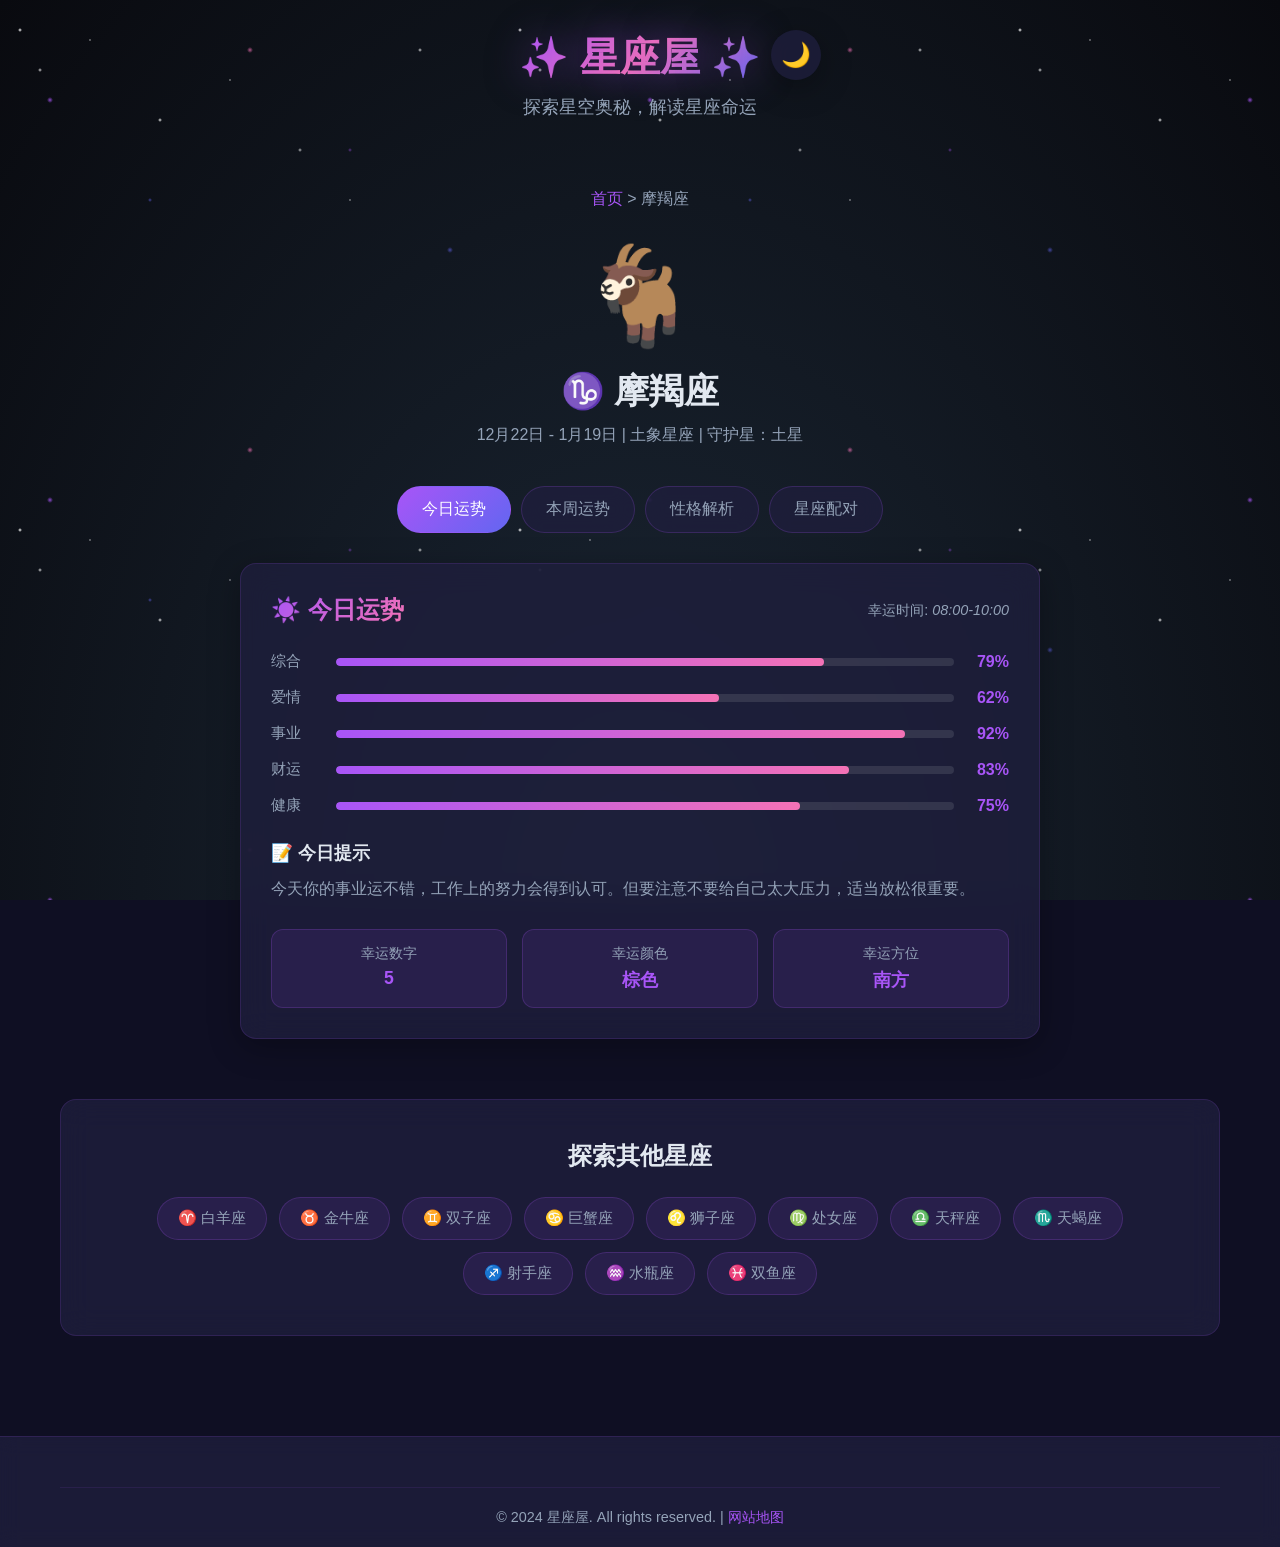
<file: pages/capricorn.html>
<!DOCTYPE html>
<html lang="zh-CN">
<head>
    <meta charset="UTF-8">
    <meta name="viewport" content="width=device-width, initial-scale=1.0">
    <title>摩羯座今日运势查询 | 星座屋 - ♑摩羯座性格分析/星座配对/每周运势</title>
    <meta name="description" content="摩羯座今日运势分析，包括爱情、事业、财运、健康各方面的运势预测。摩羯座性格特点详解，与12星座的配对指数分析。摩羯座♑守护星土星，12月22日-1月19日。">
    <meta name="keywords" content="摩羯座运势, 摩羯座今日运势, 摩羯座性格, 摩羯座配对, 摩羯座日期, 摩羯座♑, 土星, 星座屋, 十二星座, 摩羯座本周运势, 摩羯座爱情, 摩羯座事业">
    <meta name="author" content="星座屋">
    <meta name="robots" content="index, follow">
    <link rel="canonical" href="https://astro-house.github.io/pages/capricorn.html">
    <link rel="stylesheet" href="../css/style.css">
    <link rel="stylesheet" href="../css/animations.css">
</head>
<body>
    <div class="stars-bg"></div>
    <div class="stars-bg2"></div>
    <div class="stars-bg3"></div>
    
    <header class="header">
        <div class="container">
            <div class="header-content">
                <a href="../index.html" class="logo-link" style="text-decoration: none;">
                    <h1 class="logo">✨ 星座屋 ✨</h1>
                </a>
                <p class="subtitle">探索星空奥秘，解读星座命运</p>
                <button class="theme-toggle" id="themeToggle" aria-label="切换深浅模式">
                    <span class="theme-icon">🌙</span>
                </button>
            </div>
        </div>
    </header>

    <main class="main">
        <div class="container">
            <nav class="breadcrumb">
                <a href="../index.html">首页</a> &gt; <span>摩羯座</span>
            </nav>

            <section class="zodiac-hero">
                <span class="zodiac-big-emoji">🐐</span>
                <h2>♑ 摩羯座</h2>
                <p class="zodiac-info">12月22日 - 1月19日 | 土象星座 | 守护星：土星</p>
            </section>

            <section class="fortune-section">
                <div class="fortune-tabs">
                    <button class="tab-btn active" data-tab="daily">今日运势</button>
                    <button class="tab-btn" data-tab="weekly">本周运势</button>
                    <button class="tab-btn" data-tab="personality">性格解析</button>
                    <button class="tab-btn" data-tab="compatibility">星座配对</button>
                </div>

                <div class="fortune-content">
                    <div class="tab-content active" id="daily">
                        <div class="fortune-card">
                            <div class="fortune-header">
                                <h3>☀️ 今日运势</h3>
                                <span class="lucky-time">幸运时间: <em id="luckyTime">-</em></span>
                            </div>
                            <div class="fortune-ratings">
                                <div class="rating-item">
                                    <span class="rating-label">综合</span>
                                    <div class="rating-bar"><div class="rating-fill" id="overallRating" style="width: 0%"></div></div>
                                    <span class="rating-value" id="overallValue">-</span>
                                </div>
                                <div class="rating-item">
                                    <span class="rating-label">爱情</span>
                                    <div class="rating-bar"><div class="rating-fill" id="loveRating" style="width: 0%"></div></div>
                                    <span class="rating-value" id="loveValue">-</span>
                                </div>
                                <div class="rating-item">
                                    <span class="rating-label">事业</span>
                                    <div class="rating-bar"><div class="rating-fill" id="careerRating" style="width: 0%"></div></div>
                                    <span class="rating-value" id="careerValue">-</span>
                                </div>
                                <div class="rating-item">
                                    <span class="rating-label">财运</span>
                                    <div class="rating-bar"><div class="rating-fill" id="wealthRating" style="width: 0%"></div></div>
                                    <span class="rating-value" id="wealthValue">-</span>
                                </div>
                                <div class="rating-item">
                                    <span class="rating-label">健康</span>
                                    <div class="rating-bar"><div class="rating-fill" id="healthRating" style="width: 0%"></div></div>
                                    <span class="rating-value" id="healthValue">-</span>
                                </div>
                            </div>
                            <div class="fortune-desc">
                                <h4>📝 今日提示</h4>
                                <p id="dailyTip">-</p>
                            </div>
                            <div class="lucky-items">
                                <div class="lucky-item"><span>幸运数字</span><em id="luckyNumber">-</em></div>
                                <div class="lucky-item"><span>幸运颜色</span><em id="luckyColor">-</em></div>
                                <div class="lucky-item"><span>幸运方位</span><em id="luckyDirection">-</em></div>
                            </div>
                        </div>
                    </div>

                    <div class="tab-content" id="weekly">
                        <div class="fortune-card">
                            <div class="fortune-header">
                                <h3>🌟 本周运势</h3>
                                <span class="period" id="weeklyPeriod">-</span>
                            </div>
                            <div class="weekly-content">
                                <div class="weekly-summary">
                                    <p id="weeklySummary">-</p>
                                </div>
                                <div class="weekly-days">
                                    <div class="day-card" id="day0"><span>周一</span><em>-</em></div>
                                    <div class="day-card" id="day1"><span>周二</span><em>-</em></div>
                                    <div class="day-card" id="day2"><span>周三</span><em>-</em></div>
                                    <div class="day-card" id="day3"><span>周四</span><em>-</em></div>
                                    <div class="day-card" id="day4"><span>周五</span><em>-</em></div>
                                    <div class="day-card" id="day5"><span>周六</span><em>-</em></div>
                                    <div class="day-card" id="day6"><span>周日</span><em>-</em></div>
                                </div>
                            </div>
                        </div>
                    </div>

                    <div class="tab-content" id="personality">
                        <div class="fortune-card">
                            <div class="fortune-header">
                                <h3>🔮 性格解析</h3>
                            </div>
                            <div class="personality-content">
                                <div class="personality-section">
                                    <h4>✨ 基本特征</h4>
                                    <p id="basicTraits">-</p>
                                </div>
                                <div class="personality-section">
                                    <h4>💪 优点</h4>
                                    <p id="advantages">-</p>
                                </div>
                                <div class="personality-section">
                                    <h4>⚠️ 缺点</h4>
                                    <p id="disadvantages">-</p>
                                </div>
                                <div class="personality-section">
                                    <h4>💝 情感表达</h4>
                                    <p id="emotionalExpression">-</p>
                                </div>
                                <div class="personality-section">
                                    <h4>💼 职场表现</h4>
                                    <p id="careerPerformance">-</p>
                                </div>
                            </div>
                        </div>
                    </div>

                    <div class="tab-content" id="compatibility">
                        <div class="fortune-card">
                            <div class="fortune-header">
                                <h3>💕 星座配对</h3>
                            </div>
                            <div class="compatibility-list">
                                <div class="compatibility-item" data-zodiac="taurus">
                                    <div class="compatibility-header">
                                        <span class="zodiac-pair">♉ 金牛座</span>
                                        <span class="compatibility-score">93%</span>
                                    </div>
                                    <p>土象星座的完美搭配，你们都注重实际和稳定，在一起时会感到非常踏实。</p>
                                </div>
                                <div class="compatibility-item" data-zodiac="virgo">
                                    <div class="compatibility-header">
                                        <span class="zodiac-pair">♍ 处女座</span>
                                        <span class="compatibility-score">93%</span>
                                    </div>
                                    <p>两个土象星座的结合，稳定而务实。你们都重视责任和承诺。</p>
                                </div>
                                <div class="compatibility-item" data-zodiac="scorpio">
                                    <div class="compatibility-header">
                                        <span class="zodiac-pair">♏ 天蝎座</span>
                                        <span class="compatibility-score">88%</span>
                                    </div>
                                    <p>摩羯和天蝎都是深沉而专注的星座，你们能够互相理解对方的野心和追求。</p>
                                </div>
                                <div class="compatibility-item" data-zodiac="pisces">
                                    <div class="compatibility-header">
                                        <span class="zodiac-pair">♓ 双鱼座</span>
                                        <span class="compatibility-score">85%</span>
                                    </div>
                                    <p>摩羯的现实和双鱼的梦幻可以互补。摩羯能够帮助双鱼实现理想。</p>
                                </div>
                            </div>
                        </div>
                    </div>
                </div>
            </section>

            <section class="other-zodiac">
                <h3>探索其他星座</h3>
                <div class="zodiac-mini-grid">
                    <a href="aries.html" class="mini-zodiac-link">♈ 白羊座</a>
                    <a href="taurus.html" class="mini-zodiac-link">♉ 金牛座</a>
                    <a href="gemini.html" class="mini-zodiac-link">♊ 双子座</a>
                    <a href="cancer.html" class="mini-zodiac-link">♋ 巨蟹座</a>
                    <a href="leo.html" class="mini-zodiac-link">♌ 狮子座</a>
                    <a href="virgo.html" class="mini-zodiac-link">♍ 处女座</a>
                    <a href="libra.html" class="mini-zodiac-link">♎ 天秤座</a>
                    <a href="scorpio.html" class="mini-zodiac-link">♏ 天蝎座</a>
                    <a href="sagittarius.html" class="mini-zodiac-link">♐ 射手座</a>
                    <a href="aquarius.html" class="mini-zodiac-link">♒ 水瓶座</a>
                    <a href="pisces.html" class="mini-zodiac-link">♓ 双鱼座</a>
                </div>
            </section>
        </div>
    </main>

    <footer class="footer">
        <div class="container">
            <div class="footer-bottom">
                <p>&copy; 2024 星座屋. All rights reserved. | <a href="../sitemap.xml">网站地图</a></p>
            </div>
        </div>
    </footer>

    <script src="../js/data.js"></script>
    <script src="../js/zodiac-page.js"></script>
</body>
</html>
</file>
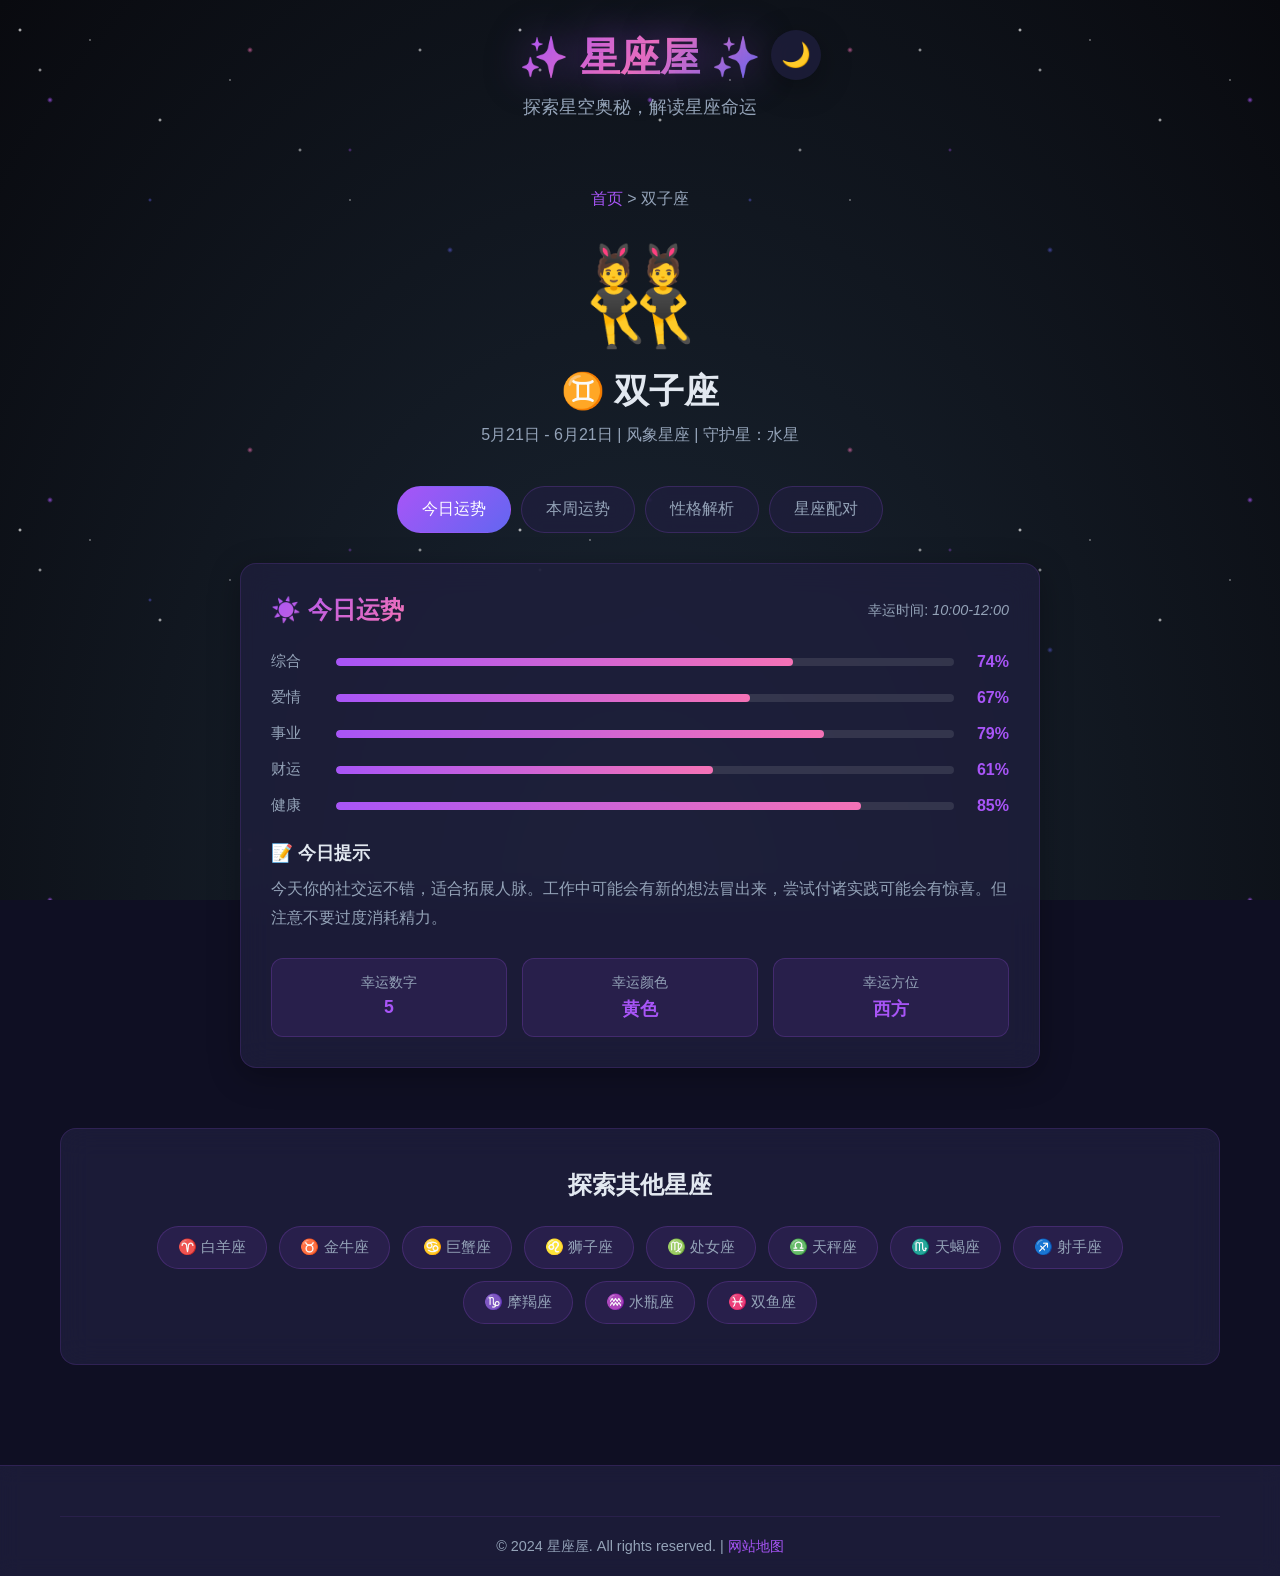
<file: pages/gemini.html>
<!DOCTYPE html>
<html lang="zh-CN">
<head>
    <meta charset="UTF-8">
    <meta name="viewport" content="width=device-width, initial-scale=1.0">
    <title>双子座今日运势查询 | 星座屋 - ♊双子座性格分析/星座配对/每周运势</title>
    <meta name="description" content="双子座今日运势分析，包括爱情、事业、财运、健康各方面的运势预测。双子座性格特点详解，与12星座的配对指数分析。双子座♊守护星水星，5月21日-6月21日。">
    <meta name="keywords" content="双子座运势, 双子座今日运势, 双子座性格, 双子座配对, 双子座日期, 双子座♊, 水星, 星座屋, 十二星座, 双子座本周运势, 双子座爱情, 双子座事业">
    <meta name="author" content="星座屋">
    <meta name="robots" content="index, follow">
    <link rel="canonical" href="https://astro-house.github.io/pages/gemini.html">
    <link rel="stylesheet" href="../css/style.css">
    <link rel="stylesheet" href="../css/animations.css">
</head>
<body>
    <div class="stars-bg"></div>
    <div class="stars-bg2"></div>
    <div class="stars-bg3"></div>
    
    <header class="header">
        <div class="container">
            <div class="header-content">
                <a href="../index.html" class="logo-link" style="text-decoration: none;">
                    <h1 class="logo">✨ 星座屋 ✨</h1>
                </a>
                <p class="subtitle">探索星空奥秘，解读星座命运</p>
                <button class="theme-toggle" id="themeToggle" aria-label="切换深浅模式">
                    <span class="theme-icon">🌙</span>
                </button>
            </div>
        </div>
    </header>

    <main class="main">
        <div class="container">
            <nav class="breadcrumb">
                <a href="../index.html">首页</a> &gt; <span>双子座</span>
            </nav>

            <section class="zodiac-hero">
                <span class="zodiac-big-emoji">👯</span>
                <h2>♊ 双子座</h2>
                <p class="zodiac-info">5月21日 - 6月21日 | 风象星座 | 守护星：水星</p>
            </section>

            <section class="fortune-section">
                <div class="fortune-tabs">
                    <button class="tab-btn active" data-tab="daily">今日运势</button>
                    <button class="tab-btn" data-tab="weekly">本周运势</button>
                    <button class="tab-btn" data-tab="personality">性格解析</button>
                    <button class="tab-btn" data-tab="compatibility">星座配对</button>
                </div>

                <div class="fortune-content">
                    <div class="tab-content active" id="daily">
                        <div class="fortune-card">
                            <div class="fortune-header">
                                <h3>☀️ 今日运势</h3>
                                <span class="lucky-time">幸运时间: <em id="luckyTime">-</em></span>
                            </div>
                            <div class="fortune-ratings">
                                <div class="rating-item">
                                    <span class="rating-label">综合</span>
                                    <div class="rating-bar"><div class="rating-fill" id="overallRating" style="width: 0%"></div></div>
                                    <span class="rating-value" id="overallValue">-</span>
                                </div>
                                <div class="rating-item">
                                    <span class="rating-label">爱情</span>
                                    <div class="rating-bar"><div class="rating-fill" id="loveRating" style="width: 0%"></div></div>
                                    <span class="rating-value" id="loveValue">-</span>
                                </div>
                                <div class="rating-item">
                                    <span class="rating-label">事业</span>
                                    <div class="rating-bar"><div class="rating-fill" id="careerRating" style="width: 0%"></div></div>
                                    <span class="rating-value" id="careerValue">-</span>
                                </div>
                                <div class="rating-item">
                                    <span class="rating-label">财运</span>
                                    <div class="rating-bar"><div class="rating-fill" id="wealthRating" style="width: 0%"></div></div>
                                    <span class="rating-value" id="wealthValue">-</span>
                                </div>
                                <div class="rating-item">
                                    <span class="rating-label">健康</span>
                                    <div class="rating-bar"><div class="rating-fill" id="healthRating" style="width: 0%"></div></div>
                                    <span class="rating-value" id="healthValue">-</span>
                                </div>
                            </div>
                            <div class="fortune-desc">
                                <h4>📝 今日提示</h4>
                                <p id="dailyTip">-</p>
                            </div>
                            <div class="lucky-items">
                                <div class="lucky-item"><span>幸运数字</span><em id="luckyNumber">-</em></div>
                                <div class="lucky-item"><span>幸运颜色</span><em id="luckyColor">-</em></div>
                                <div class="lucky-item"><span>幸运方位</span><em id="luckyDirection">-</em></div>
                            </div>
                        </div>
                    </div>

                    <div class="tab-content" id="weekly">
                        <div class="fortune-card">
                            <div class="fortune-header">
                                <h3>🌟 本周运势</h3>
                                <span class="period" id="weeklyPeriod">-</span>
                            </div>
                            <div class="weekly-content">
                                <div class="weekly-summary">
                                    <p id="weeklySummary">-</p>
                                </div>
                                <div class="weekly-days">
                                    <div class="day-card" id="day0"><span>周一</span><em>-</em></div>
                                    <div class="day-card" id="day1"><span>周二</span><em>-</em></div>
                                    <div class="day-card" id="day2"><span>周三</span><em>-</em></div>
                                    <div class="day-card" id="day3"><span>周四</span><em>-</em></div>
                                    <div class="day-card" id="day4"><span>周五</span><em>-</em></div>
                                    <div class="day-card" id="day5"><span>周六</span><em>-</em></div>
                                    <div class="day-card" id="day6"><span>周日</span><em>-</em></div>
                                </div>
                            </div>
                        </div>
                    </div>

                    <div class="tab-content" id="personality">
                        <div class="fortune-card">
                            <div class="fortune-header">
                                <h3>🔮 性格解析</h3>
                            </div>
                            <div class="personality-content">
                                <div class="personality-section">
                                    <h4>✨ 基本特征</h4>
                                    <p id="basicTraits">-</p>
                                </div>
                                <div class="personality-section">
                                    <h4>💪 优点</h4>
                                    <p id="advantages">-</p>
                                </div>
                                <div class="personality-section">
                                    <h4>⚠️ 缺点</h4>
                                    <p id="disadvantages">-</p>
                                </div>
                                <div class="personality-section">
                                    <h4>💝 情感表达</h4>
                                    <p id="emotionalExpression">-</p>
                                </div>
                                <div class="personality-section">
                                    <h4>💼 职场表现</h4>
                                    <p id="careerPerformance">-</p>
                                </div>
                            </div>
                        </div>
                    </div>

                    <div class="tab-content" id="compatibility">
                        <div class="fortune-card">
                            <div class="fortune-header">
                                <h3>💕 星座配对</h3>
                            </div>
                            <div class="compatibility-list">
                                <div class="compatibility-item" data-zodiac="libra">
                                    <div class="compatibility-header">
                                        <span class="zodiac-pair">♎ 天秤座</span>
                                        <span class="compatibility-score">96%</span>
                                    </div>
                                    <p>风象星座的完美组合，你们都爱好和平，善于交流，在一起时总有说不完的话题。</p>
                                </div>
                                <div class="compatibility-item" data-zodiac="aquarius">
                                    <div class="compatibility-header">
                                        <span class="zodiac-pair">♒ 水瓶座</span>
                                        <span class="compatibility-score">90%</span>
                                    </div>
                                    <p>双子和水瓶都是风象星座，思维方式相近，能够互相理解对方的想法和追求。</p>
                                </div>
                                <div class="compatibility-item" data-zodiac="leo">
                                    <div class="compatibility-header">
                                        <span class="zodiac-pair">♌ 狮子座</span>
                                        <span class="compatibility-score">82%</span>
                                    </div>
                                    <p>双子的机智和狮子的热情可以创造充满活力的关系。你们都喜欢社交，在一起时是人群中的焦点。</p>
                                </div>
                                <div class="compatibility-item" data-zodiac="aries">
                                    <div class="compatibility-header">
                                        <span class="zodiac-pair">♈ 白羊座</span>
                                        <span class="compatibility-score">78%</span>
                                    </div>
                                    <p>双子的灵活多变和白羊的直接热烈可以形成互补，但需要双方努力理解对方的节奏。</p>
                                </div>
                            </div>
                        </div>
                    </div>
                </div>
            </section>

            <section class="other-zodiac">
                <h3>探索其他星座</h3>
                <div class="zodiac-mini-grid">
                    <a href="aries.html" class="mini-zodiac-link">♈ 白羊座</a>
                    <a href="taurus.html" class="mini-zodiac-link">♉ 金牛座</a>
                    <a href="cancer.html" class="mini-zodiac-link">♋ 巨蟹座</a>
                    <a href="leo.html" class="mini-zodiac-link">♌ 狮子座</a>
                    <a href="virgo.html" class="mini-zodiac-link">♍ 处女座</a>
                    <a href="libra.html" class="mini-zodiac-link">♎ 天秤座</a>
                    <a href="scorpio.html" class="mini-zodiac-link">♏ 天蝎座</a>
                    <a href="sagittarius.html" class="mini-zodiac-link">♐ 射手座</a>
                    <a href="capricorn.html" class="mini-zodiac-link">♑ 摩羯座</a>
                    <a href="aquarius.html" class="mini-zodiac-link">♒ 水瓶座</a>
                    <a href="pisces.html" class="mini-zodiac-link">♓ 双鱼座</a>
                </div>
            </section>
        </div>
    </main>

    <footer class="footer">
        <div class="container">
            <div class="footer-bottom">
                <p>&copy; 2024 星座屋. All rights reserved. | <a href="../sitemap.xml">网站地图</a></p>
            </div>
        </div>
    </footer>

    <script src="../js/data.js"></script>
    <script src="../js/zodiac-page.js"></script>
</body>
</html>
</file>
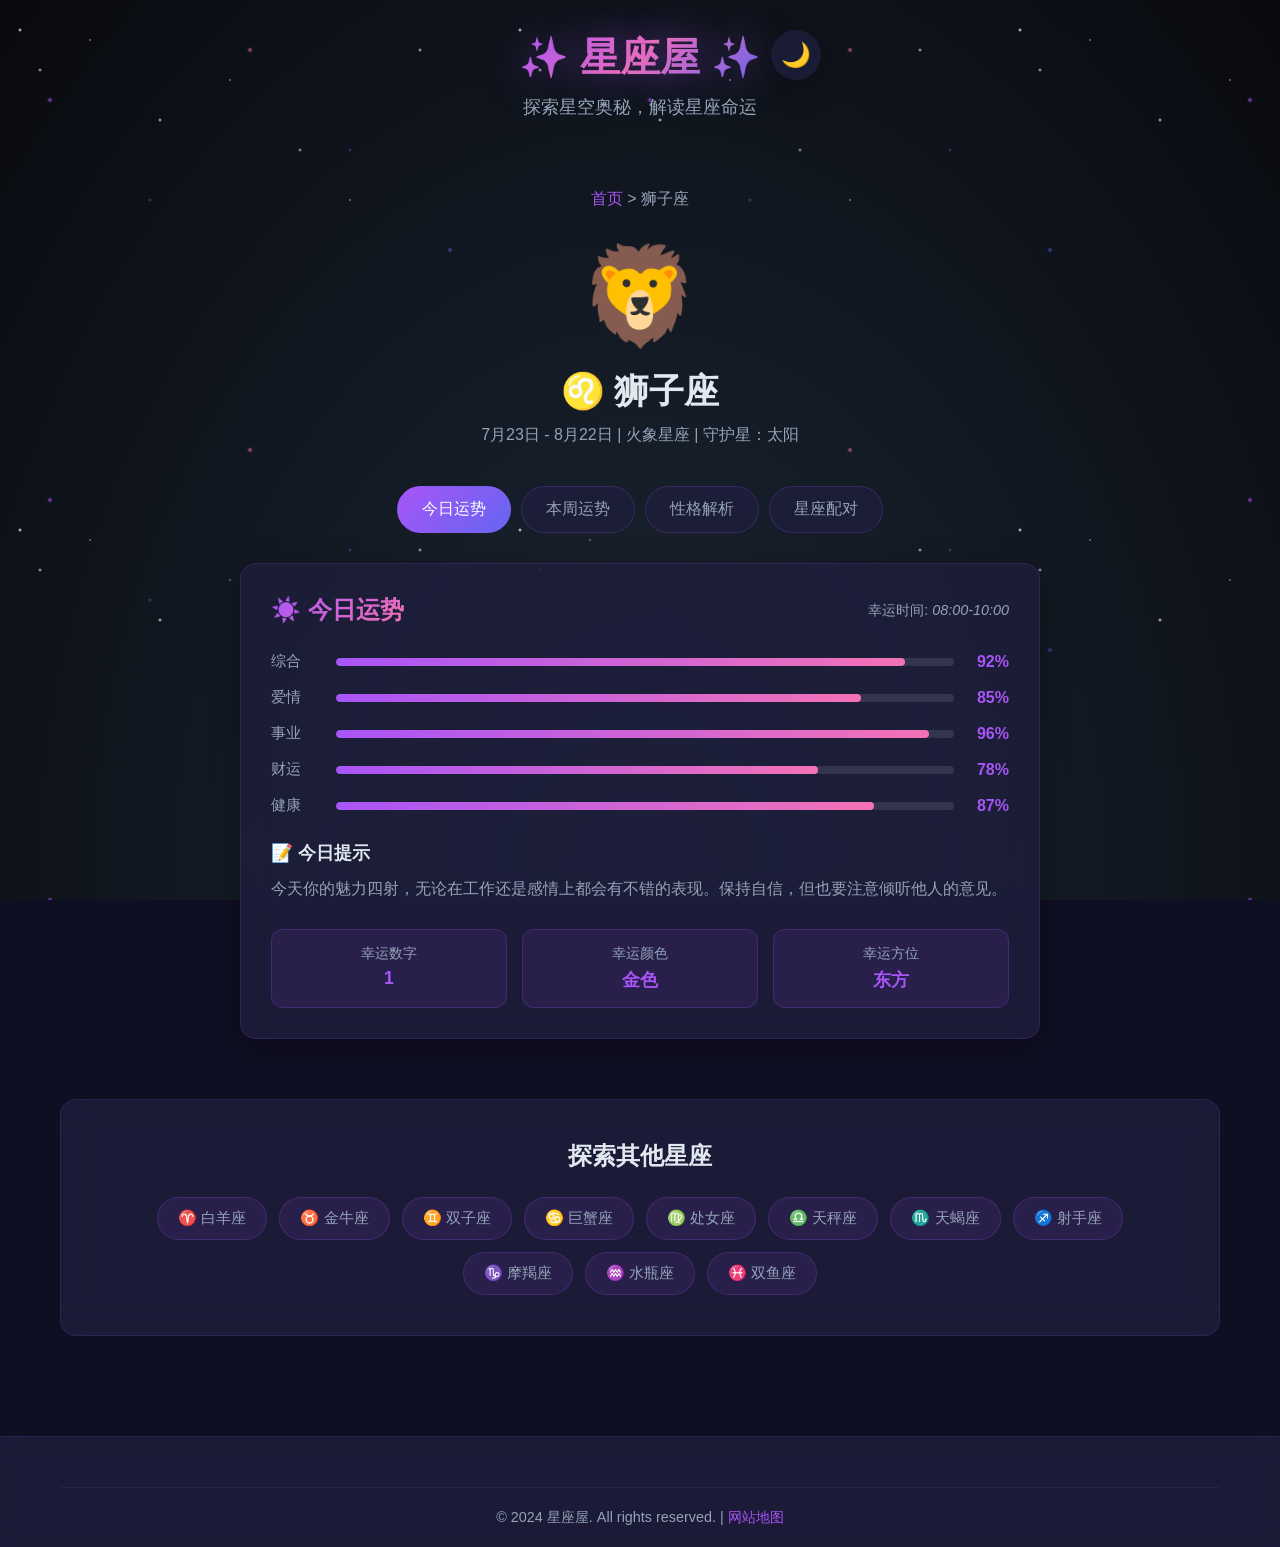
<file: pages/leo.html>
<!DOCTYPE html>
<html lang="zh-CN">
<head>
    <meta charset="UTF-8">
    <meta name="viewport" content="width=device-width, initial-scale=1.0">
    <title>狮子座今日运势查询 | 星座屋 - ♌狮子座性格分析/星座配对/每周运势</title>
    <meta name="description" content="狮子座今日运势分析，包括爱情、事业、财运、健康各方面的运势预测。狮子座性格特点详解，与12星座的配对指数分析。狮子座♌守护星太阳，7月23日-8月22日。">
    <meta name="keywords" content="狮子座运势, 狮子座今日运势, 狮子座性格, 狮子座配对, 狮子座日期, 狮子座♌, 太阳, 星座屋, 十二星座, 狮子座本周运势, 狮子座爱情, 狮子座事业">
    <meta name="author" content="星座屋">
    <meta name="robots" content="index, follow">
    <link rel="canonical" href="https://astro-house.github.io/pages/leo.html">
    <link rel="stylesheet" href="../css/style.css">
    <link rel="stylesheet" href="../css/animations.css">
</head>
<body>
    <div class="stars-bg"></div>
    <div class="stars-bg2"></div>
    <div class="stars-bg3"></div>
    
    <header class="header">
        <div class="container">
            <div class="header-content">
                <a href="../index.html" class="logo-link" style="text-decoration: none;">
                    <h1 class="logo">✨ 星座屋 ✨</h1>
                </a>
                <p class="subtitle">探索星空奥秘，解读星座命运</p>
                <button class="theme-toggle" id="themeToggle" aria-label="切换深浅模式">
                    <span class="theme-icon">🌙</span>
                </button>
            </div>
        </div>
    </header>

    <main class="main">
        <div class="container">
            <nav class="breadcrumb">
                <a href="../index.html">首页</a> &gt; <span>狮子座</span>
            </nav>

            <section class="zodiac-hero">
                <span class="zodiac-big-emoji">🦁</span>
                <h2>♌ 狮子座</h2>
                <p class="zodiac-info">7月23日 - 8月22日 | 火象星座 | 守护星：太阳</p>
            </section>

            <section class="fortune-section">
                <div class="fortune-tabs">
                    <button class="tab-btn active" data-tab="daily">今日运势</button>
                    <button class="tab-btn" data-tab="weekly">本周运势</button>
                    <button class="tab-btn" data-tab="personality">性格解析</button>
                    <button class="tab-btn" data-tab="compatibility">星座配对</button>
                </div>

                <div class="fortune-content">
                    <div class="tab-content active" id="daily">
                        <div class="fortune-card">
                            <div class="fortune-header">
                                <h3>☀️ 今日运势</h3>
                                <span class="lucky-time">幸运时间: <em id="luckyTime">-</em></span>
                            </div>
                            <div class="fortune-ratings">
                                <div class="rating-item">
                                    <span class="rating-label">综合</span>
                                    <div class="rating-bar"><div class="rating-fill" id="overallRating" style="width: 0%"></div></div>
                                    <span class="rating-value" id="overallValue">-</span>
                                </div>
                                <div class="rating-item">
                                    <span class="rating-label">爱情</span>
                                    <div class="rating-bar"><div class="rating-fill" id="loveRating" style="width: 0%"></div></div>
                                    <span class="rating-value" id="loveValue">-</span>
                                </div>
                                <div class="rating-item">
                                    <span class="rating-label">事业</span>
                                    <div class="rating-bar"><div class="rating-fill" id="careerRating" style="width: 0%"></div></div>
                                    <span class="rating-value" id="careerValue">-</span>
                                </div>
                                <div class="rating-item">
                                    <span class="rating-label">财运</span>
                                    <div class="rating-bar"><div class="rating-fill" id="wealthRating" style="width: 0%"></div></div>
                                    <span class="rating-value" id="wealthValue">-</span>
                                </div>
                                <div class="rating-item">
                                    <span class="rating-label">健康</span>
                                    <div class="rating-bar"><div class="rating-fill" id="healthRating" style="width: 0%"></div></div>
                                    <span class="rating-value" id="healthValue">-</span>
                                </div>
                            </div>
                            <div class="fortune-desc">
                                <h4>📝 今日提示</h4>
                                <p id="dailyTip">-</p>
                            </div>
                            <div class="lucky-items">
                                <div class="lucky-item"><span>幸运数字</span><em id="luckyNumber">-</em></div>
                                <div class="lucky-item"><span>幸运颜色</span><em id="luckyColor">-</em></div>
                                <div class="lucky-item"><span>幸运方位</span><em id="luckyDirection">-</em></div>
                            </div>
                        </div>
                    </div>

                    <div class="tab-content" id="weekly">
                        <div class="fortune-card">
                            <div class="fortune-header">
                                <h3>🌟 本周运势</h3>
                                <span class="period" id="weeklyPeriod">-</span>
                            </div>
                            <div class="weekly-content">
                                <div class="weekly-summary">
                                    <p id="weeklySummary">-</p>
                                </div>
                                <div class="weekly-days">
                                    <div class="day-card" id="day0"><span>周一</span><em>-</em></div>
                                    <div class="day-card" id="day1"><span>周二</span><em>-</em></div>
                                    <div class="day-card" id="day2"><span>周三</span><em>-</em></div>
                                    <div class="day-card" id="day3"><span>周四</span><em>-</em></div>
                                    <div class="day-card" id="day4"><span>周五</span><em>-</em></div>
                                    <div class="day-card" id="day5"><span>周六</span><em>-</em></div>
                                    <div class="day-card" id="day6"><span>周日</span><em>-</em></div>
                                </div>
                            </div>
                        </div>
                    </div>

                    <div class="tab-content" id="personality">
                        <div class="fortune-card">
                            <div class="fortune-header">
                                <h3>🔮 性格解析</h3>
                            </div>
                            <div class="personality-content">
                                <div class="personality-section">
                                    <h4>✨ 基本特征</h4>
                                    <p id="basicTraits">-</p>
                                </div>
                                <div class="personality-section">
                                    <h4>💪 优点</h4>
                                    <p id="advantages">-</p>
                                </div>
                                <div class="personality-section">
                                    <h4>⚠️ 缺点</h4>
                                    <p id="disadvantages">-</p>
                                </div>
                                <div class="personality-section">
                                    <h4>💝 情感表达</h4>
                                    <p id="emotionalExpression">-</p>
                                </div>
                                <div class="personality-section">
                                    <h4>💼 职场表现</h4>
                                    <p id="careerPerformance">-</p>
                                </div>
                            </div>
                        </div>
                    </div>

                    <div class="tab-content" id="compatibility">
                        <div class="fortune-card">
                            <div class="fortune-header">
                                <h3>💕 星座配对</h3>
                            </div>
                            <div class="compatibility-list">
                                <div class="compatibility-item" data-zodiac="aries">
                                    <div class="compatibility-header">
                                        <span class="zodiac-pair">♈ 白羊座</span>
                                        <span class="compatibility-score">95%</span>
                                    </div>
                                    <p>火象星座的强强联合，你们都充满活力和热情，在一起时总是充满正能量。互相欣赏，共同进步。</p>
                                </div>
                                <div class="compatibility-item" data-zodiac="sagittarius">
                                    <div class="compatibility-header">
                                        <span class="zodiac-pair">♐ 射手座</span>
                                        <span class="compatibility-score">93%</span>
                                    </div>
                                    <p>火象三憋之一，你们都热爱自由和冒险，在一起时永远不会无聊。</p>
                                </div>
                                <div class="compatibility-item" data-zodiac="libra">
                                    <div class="compatibility-header">
                                        <span class="zodiac-pair">♎ 天秤座</span>
                                        <span class="compatibility-score">88%</span>
                                    </div>
                                    <p>狮子的自信和天秤的优雅可以形成很好的平衡。你们都重视美感和品味。</p>
                                </div>
                                <div class="compatibility-item" data-zodiac="gemini">
                                    <div class="compatibility-header">
                                        <span class="zodiac-pair">♊ 双子座</span>
                                        <span class="compatibility-score">82%</span>
                                    </div>
                                    <p>狮子的自信和双子的机智能形成有趣的互动。双子欣赏狮子的魅力。</p>
                                </div>
                            </div>
                        </div>
                    </div>
                </div>
            </section>

            <section class="other-zodiac">
                <h3>探索其他星座</h3>
                <div class="zodiac-mini-grid">
                    <a href="aries.html" class="mini-zodiac-link">♈ 白羊座</a>
                    <a href="taurus.html" class="mini-zodiac-link">♉ 金牛座</a>
                    <a href="gemini.html" class="mini-zodiac-link">♊ 双子座</a>
                    <a href="cancer.html" class="mini-zodiac-link">♋ 巨蟹座</a>
                    <a href="virgo.html" class="mini-zodiac-link">♍ 处女座</a>
                    <a href="libra.html" class="mini-zodiac-link">♎ 天秤座</a>
                    <a href="scorpio.html" class="mini-zodiac-link">♏ 天蝎座</a>
                    <a href="sagittarius.html" class="mini-zodiac-link">♐ 射手座</a>
                    <a href="capricorn.html" class="mini-zodiac-link">♑ 摩羯座</a>
                    <a href="aquarius.html" class="mini-zodiac-link">♒ 水瓶座</a>
                    <a href="pisces.html" class="mini-zodiac-link">♓ 双鱼座</a>
                </div>
            </section>
        </div>
    </main>

    <footer class="footer">
        <div class="container">
            <div class="footer-bottom">
                <p>&copy; 2024 星座屋. All rights reserved. | <a href="../sitemap.xml">网站地图</a></p>
            </div>
        </div>
    </footer>

    <script src="../js/data.js"></script>
    <script src="../js/zodiac-page.js"></script>
</body>
</html>
</file>
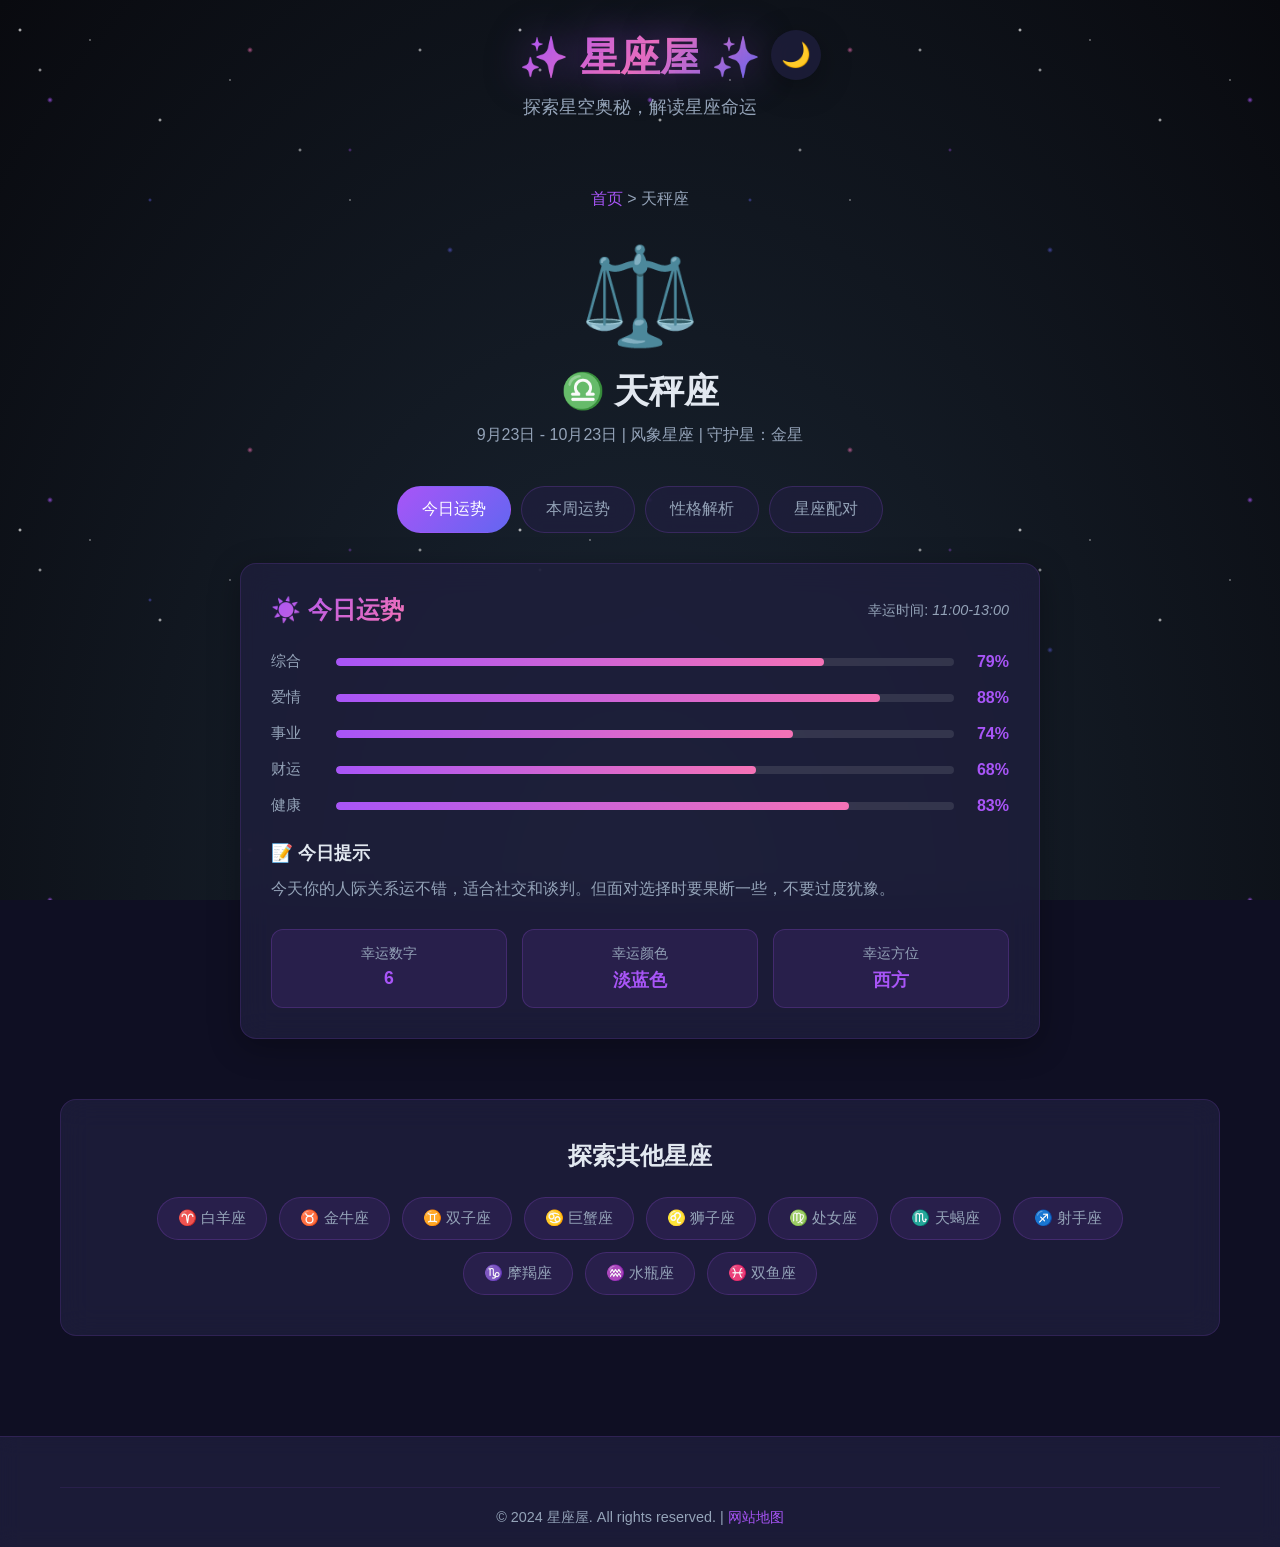
<file: pages/libra.html>
<!DOCTYPE html>
<html lang="zh-CN">
<head>
    <meta charset="UTF-8">
    <meta name="viewport" content="width=device-width, initial-scale=1.0">
    <title>天秤座今日运势查询 | 星座屋 - ♎天秤座性格分析/星座配对/每周运势</title>
    <meta name="description" content="天秤座今日运势分析，包括爱情、事业、财运、健康各方面的运势预测。天秤座性格特点详解，与12星座的配对指数分析。天秤座♎守护星金星，9月23日-10月23日。">
    <meta name="keywords" content="天秤座运势, 天秤座今日运势, 天秤座性格, 天秤座配对, 天秤座日期, 天秤座♎, 金星, 星座屋, 十二星座, 天秤座本周运势, 天秤座爱情, 天秤座事业">
    <meta name="author" content="星座屋">
    <meta name="robots" content="index, follow">
    <link rel="canonical" href="https://astro-house.github.io/pages/libra.html">
    <link rel="stylesheet" href="../css/style.css">
    <link rel="stylesheet" href="../css/animations.css">
</head>
<body>
    <div class="stars-bg"></div>
    <div class="stars-bg2"></div>
    <div class="stars-bg3"></div>
    
    <header class="header">
        <div class="container">
            <div class="header-content">
                <a href="../index.html" class="logo-link" style="text-decoration: none;">
                    <h1 class="logo">✨ 星座屋 ✨</h1>
                </a>
                <p class="subtitle">探索星空奥秘，解读星座命运</p>
                <button class="theme-toggle" id="themeToggle" aria-label="切换深浅模式">
                    <span class="theme-icon">🌙</span>
                </button>
            </div>
        </div>
    </header>

    <main class="main">
        <div class="container">
            <nav class="breadcrumb">
                <a href="../index.html">首页</a> &gt; <span>天秤座</span>
            </nav>

            <section class="zodiac-hero">
                <span class="zodiac-big-emoji">⚖️</span>
                <h2>♎ 天秤座</h2>
                <p class="zodiac-info">9月23日 - 10月23日 | 风象星座 | 守护星：金星</p>
            </section>

            <section class="fortune-section">
                <div class="fortune-tabs">
                    <button class="tab-btn active" data-tab="daily">今日运势</button>
                    <button class="tab-btn" data-tab="weekly">本周运势</button>
                    <button class="tab-btn" data-tab="personality">性格解析</button>
                    <button class="tab-btn" data-tab="compatibility">星座配对</button>
                </div>

                <div class="fortune-content">
                    <div class="tab-content active" id="daily">
                        <div class="fortune-card">
                            <div class="fortune-header">
                                <h3>☀️ 今日运势</h3>
                                <span class="lucky-time">幸运时间: <em id="luckyTime">-</em></span>
                            </div>
                            <div class="fortune-ratings">
                                <div class="rating-item">
                                    <span class="rating-label">综合</span>
                                    <div class="rating-bar"><div class="rating-fill" id="overallRating" style="width: 0%"></div></div>
                                    <span class="rating-value" id="overallValue">-</span>
                                </div>
                                <div class="rating-item">
                                    <span class="rating-label">爱情</span>
                                    <div class="rating-bar"><div class="rating-fill" id="loveRating" style="width: 0%"></div></div>
                                    <span class="rating-value" id="loveValue">-</span>
                                </div>
                                <div class="rating-item">
                                    <span class="rating-label">事业</span>
                                    <div class="rating-bar"><div class="rating-fill" id="careerRating" style="width: 0%"></div></div>
                                    <span class="rating-value" id="careerValue">-</span>
                                </div>
                                <div class="rating-item">
                                    <span class="rating-label">财运</span>
                                    <div class="rating-bar"><div class="rating-fill" id="wealthRating" style="width: 0%"></div></div>
                                    <span class="rating-value" id="wealthValue">-</span>
                                </div>
                                <div class="rating-item">
                                    <span class="rating-label">健康</span>
                                    <div class="rating-bar"><div class="rating-fill" id="healthRating" style="width: 0%"></div></div>
                                    <span class="rating-value" id="healthValue">-</span>
                                </div>
                            </div>
                            <div class="fortune-desc">
                                <h4>📝 今日提示</h4>
                                <p id="dailyTip">-</p>
                            </div>
                            <div class="lucky-items">
                                <div class="lucky-item"><span>幸运数字</span><em id="luckyNumber">-</em></div>
                                <div class="lucky-item"><span>幸运颜色</span><em id="luckyColor">-</em></div>
                                <div class="lucky-item"><span>幸运方位</span><em id="luckyDirection">-</em></div>
                            </div>
                        </div>
                    </div>

                    <div class="tab-content" id="weekly">
                        <div class="fortune-card">
                            <div class="fortune-header">
                                <h3>🌟 本周运势</h3>
                                <span class="period" id="weeklyPeriod">-</span>
                            </div>
                            <div class="weekly-content">
                                <div class="weekly-summary">
                                    <p id="weeklySummary">-</p>
                                </div>
                                <div class="weekly-days">
                                    <div class="day-card" id="day0"><span>周一</span><em>-</em></div>
                                    <div class="day-card" id="day1"><span>周二</span><em>-</em></div>
                                    <div class="day-card" id="day2"><span>周三</span><em>-</em></div>
                                    <div class="day-card" id="day3"><span>周四</span><em>-</em></div>
                                    <div class="day-card" id="day4"><span>周五</span><em>-</em></div>
                                    <div class="day-card" id="day5"><span>周六</span><em>-</em></div>
                                    <div class="day-card" id="day6"><span>周日</span><em>-</em></div>
                                </div>
                            </div>
                        </div>
                    </div>

                    <div class="tab-content" id="personality">
                        <div class="fortune-card">
                            <div class="fortune-header">
                                <h3>🔮 性格解析</h3>
                            </div>
                            <div class="personality-content">
                                <div class="personality-section">
                                    <h4>✨ 基本特征</h4>
                                    <p id="basicTraits">-</p>
                                </div>
                                <div class="personality-section">
                                    <h4>💪 优点</h4>
                                    <p id="advantages">-</p>
                                </div>
                                <div class="personality-section">
                                    <h4>⚠️ 缺点</h4>
                                    <p id="disadvantages">-</p>
                                </div>
                                <div class="personality-section">
                                    <h4>💝 情感表达</h4>
                                    <p id="emotionalExpression">-</p>
                                </div>
                                <div class="personality-section">
                                    <h4>💼 职场表现</h4>
                                    <p id="careerPerformance">-</p>
                                </div>
                            </div>
                        </div>
                    </div>

                    <div class="tab-content" id="compatibility">
                        <div class="fortune-card">
                            <div class="fortune-header">
                                <h3>💕 星座配对</h3>
                            </div>
                            <div class="compatibility-list">
                                <div class="compatibility-item" data-zodiac="gemini">
                                    <div class="compatibility-header">
                                        <span class="zodiac-pair">♊ 双子座</span>
                                        <span class="compatibility-score">96%</span>
                                    </div>
                                    <p>风象星座的完美组合，你们都爱好和平，善于交流，在一起时总有说不完的话题。</p>
                                </div>
                                <div class="compatibility-item" data-zodiac="aquarius">
                                    <div class="compatibility-header">
                                        <span class="zodiac-pair">♒ 水瓶座</span>
                                        <span class="compatibility-score">92%</span>
                                    </div>
                                    <p>天秤和水瓶都是风象星座，思维方式相近，能够互相理解。你们都重视自由和公平。</p>
                                </div>
                                <div class="compatibility-item" data-zodiac="leo">
                                    <div class="compatibility-header">
                                        <span class="zodiac-pair">♌ 狮子座</span>
                                        <span class="compatibility-score">88%</span>
                                    </div>
                                    <p>天秤的优雅和狮子的热情可以形成很好的平衡。你们都重视美感和品味。</p>
                                </div>
                                <div class="compatibility-item" data-zodiac="sagittarius">
                                    <div class="compatibility-header">
                                        <span class="zodiac-pair">♐ 射手座</span>
                                        <span class="compatibility-score">85%</span>
                                    </div>
                                    <p>天秤和射手都热爱自由，你们的关系充满活力和乐趣。</p>
                                </div>
                            </div>
                        </div>
                    </div>
                </div>
            </section>

            <section class="other-zodiac">
                <h3>探索其他星座</h3>
                <div class="zodiac-mini-grid">
                    <a href="aries.html" class="mini-zodiac-link">♈ 白羊座</a>
                    <a href="taurus.html" class="mini-zodiac-link">♉ 金牛座</a>
                    <a href="gemini.html" class="mini-zodiac-link">♊ 双子座</a>
                    <a href="cancer.html" class="mini-zodiac-link">♋ 巨蟹座</a>
                    <a href="leo.html" class="mini-zodiac-link">♌ 狮子座</a>
                    <a href="virgo.html" class="mini-zodiac-link">♍ 处女座</a>
                    <a href="scorpio.html" class="mini-zodiac-link">♏ 天蝎座</a>
                    <a href="sagittarius.html" class="mini-zodiac-link">♐ 射手座</a>
                    <a href="capricorn.html" class="mini-zodiac-link">♑ 摩羯座</a>
                    <a href="aquarius.html" class="mini-zodiac-link">♒ 水瓶座</a>
                    <a href="pisces.html" class="mini-zodiac-link">♓ 双鱼座</a>
                </div>
            </section>
        </div>
    </main>

    <footer class="footer">
        <div class="container">
            <div class="footer-bottom">
                <p>&copy; 2024 星座屋. All rights reserved. | <a href="../sitemap.xml">网站地图</a></p>
            </div>
        </div>
    </footer>

    <script src="../js/data.js"></script>
    <script src="../js/zodiac-page.js"></script>
</body>
</html>
</file>
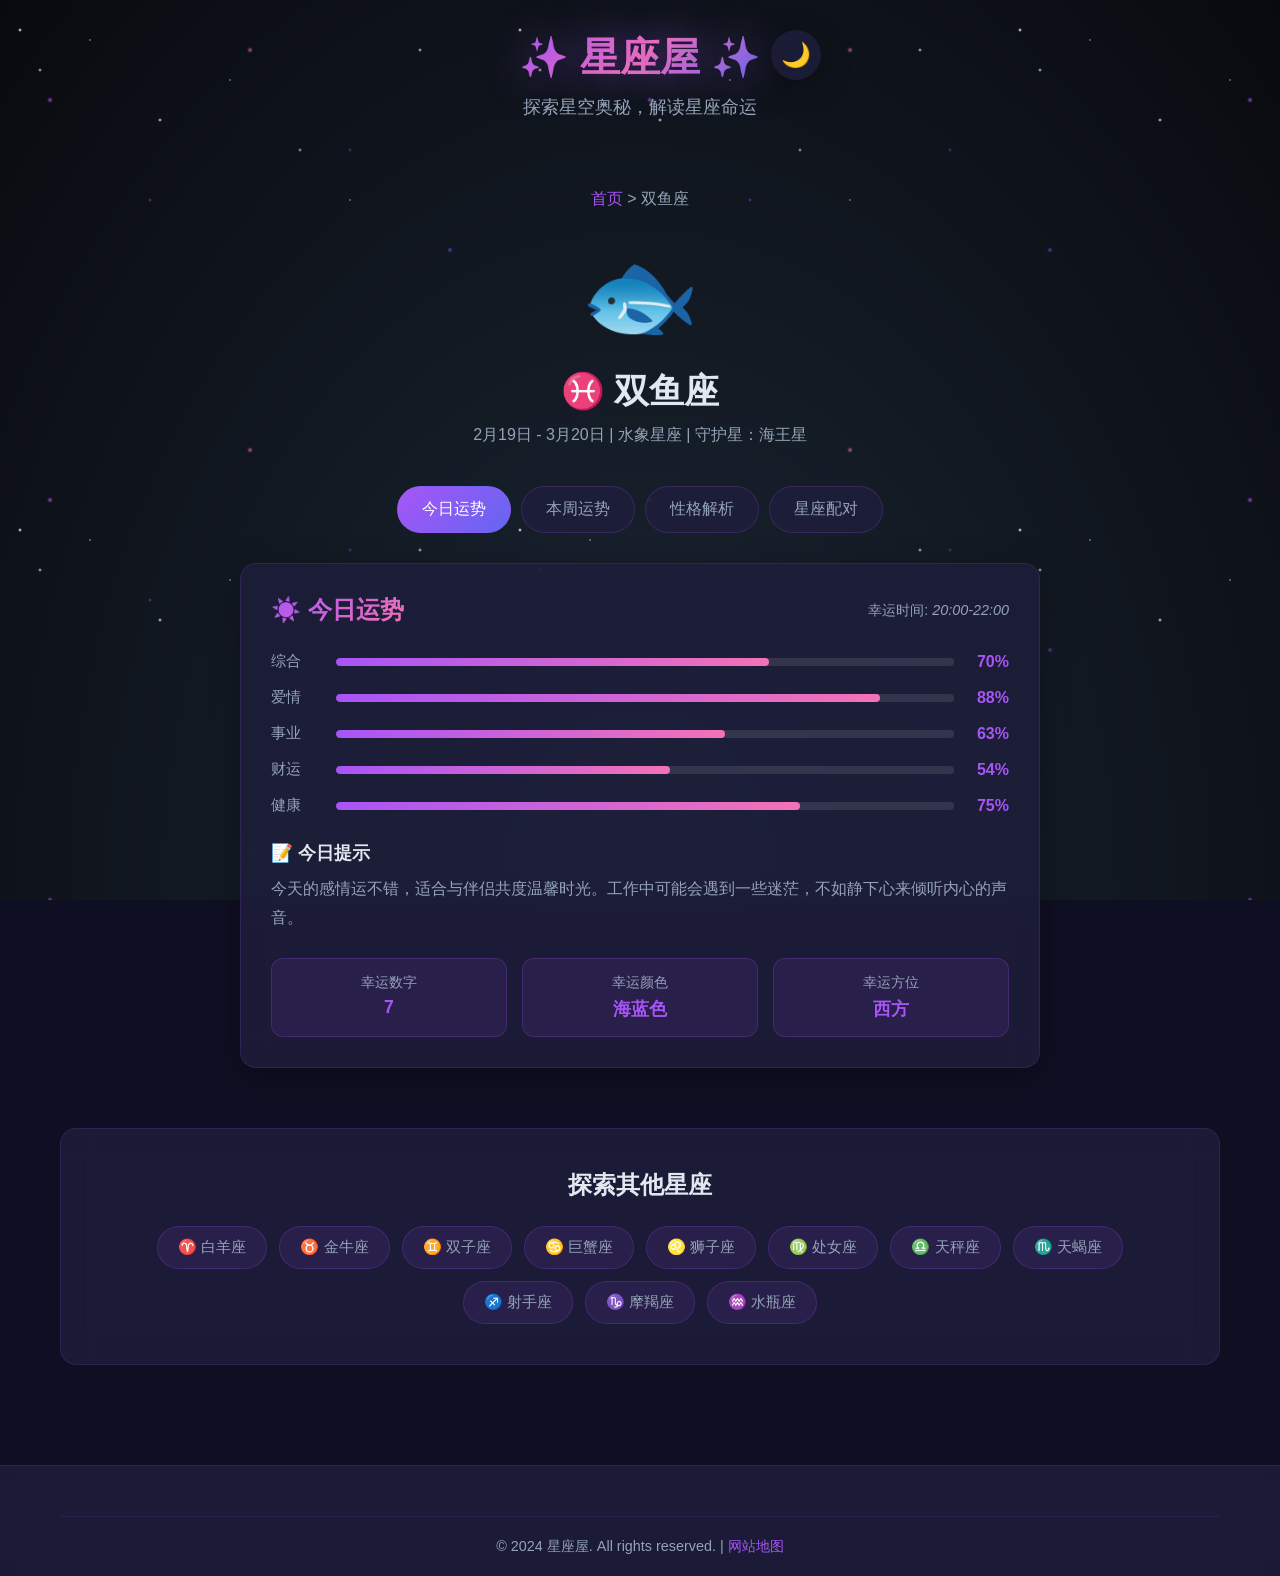
<file: pages/pisces.html>
<!DOCTYPE html>
<html lang="zh-CN">
<head>
    <meta charset="UTF-8">
    <meta name="viewport" content="width=device-width, initial-scale=1.0">
    <title>双鱼座今日运势查询 | 星座屋 - ♓双鱼座性格分析/星座配对/每周运势</title>
    <meta name="description" content="双鱼座今日运势分析，包括爱情、事业、财运、健康各方面的运势预测。双鱼座性格特点详解，与12星座的配对指数分析。双鱼座♓守护星海王星，2月19日-3月20日。">
    <meta name="keywords" content="双鱼座运势, 双鱼座今日运势, 双鱼座性格, 双鱼座配对, 双鱼座日期, 双鱼座♓, 海王星, 星座屋, 十二星座, 双鱼座本周运势, 双鱼座爱情, 双鱼座事业">
    <meta name="author" content="星座屋">
    <meta name="robots" content="index, follow">
    <link rel="canonical" href="https://astro-house.github.io/pages/pisces.html">
    <link rel="stylesheet" href="../css/style.css">
    <link rel="stylesheet" href="../css/animations.css">
</head>
<body>
    <div class="stars-bg"></div>
    <div class="stars-bg2"></div>
    <div class="stars-bg3"></div>
    
    <header class="header">
        <div class="container">
            <div class="header-content">
                <a href="../index.html" class="logo-link" style="text-decoration: none;">
                    <h1 class="logo">✨ 星座屋 ✨</h1>
                </a>
                <p class="subtitle">探索星空奥秘，解读星座命运</p>
                <button class="theme-toggle" id="themeToggle" aria-label="切换深浅模式">
                    <span class="theme-icon">🌙</span>
                </button>
            </div>
        </div>
    </header>

    <main class="main">
        <div class="container">
            <nav class="breadcrumb">
                <a href="../index.html">首页</a> &gt; <span>双鱼座</span>
            </nav>

            <section class="zodiac-hero">
                <span class="zodiac-big-emoji">🐟</span>
                <h2>♓ 双鱼座</h2>
                <p class="zodiac-info">2月19日 - 3月20日 | 水象星座 | 守护星：海王星</p>
            </section>

            <section class="fortune-section">
                <div class="fortune-tabs">
                    <button class="tab-btn active" data-tab="daily">今日运势</button>
                    <button class="tab-btn" data-tab="weekly">本周运势</button>
                    <button class="tab-btn" data-tab="personality">性格解析</button>
                    <button class="tab-btn" data-tab="compatibility">星座配对</button>
                </div>

                <div class="fortune-content">
                    <div class="tab-content active" id="daily">
                        <div class="fortune-card">
                            <div class="fortune-header">
                                <h3>☀️ 今日运势</h3>
                                <span class="lucky-time">幸运时间: <em id="luckyTime">-</em></span>
                            </div>
                            <div class="fortune-ratings">
                                <div class="rating-item">
                                    <span class="rating-label">综合</span>
                                    <div class="rating-bar"><div class="rating-fill" id="overallRating" style="width: 0%"></div></div>
                                    <span class="rating-value" id="overallValue">-</span>
                                </div>
                                <div class="rating-item">
                                    <span class="rating-label">爱情</span>
                                    <div class="rating-bar"><div class="rating-fill" id="loveRating" style="width: 0%"></div></div>
                                    <span class="rating-value" id="loveValue">-</span>
                                </div>
                                <div class="rating-item">
                                    <span class="rating-label">事业</span>
                                    <div class="rating-bar"><div class="rating-fill" id="careerRating" style="width: 0%"></div></div>
                                    <span class="rating-value" id="careerValue">-</span>
                                </div>
                                <div class="rating-item">
                                    <span class="rating-label">财运</span>
                                    <div class="rating-bar"><div class="rating-fill" id="wealthRating" style="width: 0%"></div></div>
                                    <span class="rating-value" id="wealthValue">-</span>
                                </div>
                                <div class="rating-item">
                                    <span class="rating-label">健康</span>
                                    <div class="rating-bar"><div class="rating-fill" id="healthRating" style="width: 0%"></div></div>
                                    <span class="rating-value" id="healthValue">-</span>
                                </div>
                            </div>
                            <div class="fortune-desc">
                                <h4>📝 今日提示</h4>
                                <p id="dailyTip">-</p>
                            </div>
                            <div class="lucky-items">
                                <div class="lucky-item"><span>幸运数字</span><em id="luckyNumber">-</em></div>
                                <div class="lucky-item"><span>幸运颜色</span><em id="luckyColor">-</em></div>
                                <div class="lucky-item"><span>幸运方位</span><em id="luckyDirection">-</em></div>
                            </div>
                        </div>
                    </div>

                    <div class="tab-content" id="weekly">
                        <div class="fortune-card">
                            <div class="fortune-header">
                                <h3>🌟 本周运势</h3>
                                <span class="period" id="weeklyPeriod">-</span>
                            </div>
                            <div class="weekly-content">
                                <div class="weekly-summary">
                                    <p id="weeklySummary">-</p>
                                </div>
                                <div class="weekly-days">
                                    <div class="day-card" id="day0"><span>周一</span><em>-</em></div>
                                    <div class="day-card" id="day1"><span>周二</span><em>-</em></div>
                                    <div class="day-card" id="day2"><span>周三</span><em>-</em></div>
                                    <div class="day-card" id="day3"><span>周四</span><em>-</em></div>
                                    <div class="day-card" id="day4"><span>周五</span><em>-</em></div>
                                    <div class="day-card" id="day5"><span>周六</span><em>-</em></div>
                                    <div class="day-card" id="day6"><span>周日</span><em>-</em></div>
                                </div>
                            </div>
                        </div>
                    </div>

                    <div class="tab-content" id="personality">
                        <div class="fortune-card">
                            <div class="fortune-header">
                                <h3>🔮 性格解析</h3>
                            </div>
                            <div class="personality-content">
                                <div class="personality-section">
                                    <h4>✨ 基本特征</h4>
                                    <p id="basicTraits">-</p>
                                </div>
                                <div class="personality-section">
                                    <h4>💪 优点</h4>
                                    <p id="advantages">-</p>
                                </div>
                                <div class="personality-section">
                                    <h4>⚠️ 缺点</h4>
                                    <p id="disadvantages">-</p>
                                </div>
                                <div class="personality-section">
                                    <h4>💝 情感表达</h4>
                                    <p id="emotionalExpression">-</p>
                                </div>
                                <div class="personality-section">
                                    <h4>💼 职场表现</h4>
                                    <p id="careerPerformance">-</p>
                                </div>
                            </div>
                        </div>
                    </div>

                    <div class="tab-content" id="compatibility">
                        <div class="fortune-card">
                            <div class="fortune-header">
                                <h3>💕 星座配对</h3>
                            </div>
                            <div class="compatibility-list">
                                <div class="compatibility-item" data-zodiac="cancer">
                                    <div class="compatibility-header">
                                        <span class="zodiac-pair">♋ 巨蟹座</span>
                                        <span class="compatibility-score">95%</span>
                                    </div>
                                    <p>水象星座的完美组合，你们都深情而敏感，能够达到心灵相通的境界。这是一段充满浪漫和温情的关系。</p>
                                </div>
                                <div class="compatibility-item" data-zodiac="scorpio">
                                    <div class="compatibility-header">
                                        <span class="zodiac-pair">♏ 天蝎座</span>
                                        <span class="compatibility-score">95%</span>
                                    </div>
                                    <p>天蝎和双鱼都是水象星座，你们能够互相理解对方深层的情感需求。关系充满了浪漫和深情。</p>
                                </div>
                                <div class="compatibility-item" data-zodiac="taurus">
                                    <div class="compatibility-header">
                                        <span class="zodiac-pair">♉ 金牛座</span>
                                        <span class="compatibility-score">82%</span>
                                    </div>
                                    <p>双鱼的浪漫和金牛的稳定可以形成很好的互补。金牛能够给双鱼带来安全感。</p>
                                </div>
                                <div class="compatibility-item" data-zodiac="virgo">
                                    <div class="compatibility-header">
                                        <span class="zodiac-pair">♍ 处女座</span>
                                        <span class="compatibility-score">78%</span>
                                    </div>
                                    <p>双鱼的梦幻和处女的务实可以互补，但需要时间磨合。</p>
                                </div>
                            </div>
                        </div>
                    </div>
                </div>
            </section>

            <section class="other-zodiac">
                <h3>探索其他星座</h3>
                <div class="zodiac-mini-grid">
                    <a href="aries.html" class="mini-zodiac-link">♈ 白羊座</a>
                    <a href="taurus.html" class="mini-zodiac-link">♉ 金牛座</a>
                    <a href="gemini.html" class="mini-zodiac-link">♊ 双子座</a>
                    <a href="cancer.html" class="mini-zodiac-link">♋ 巨蟹座</a>
                    <a href="leo.html" class="mini-zodiac-link">♌ 狮子座</a>
                    <a href="virgo.html" class="mini-zodiac-link">♍ 处女座</a>
                    <a href="libra.html" class="mini-zodiac-link">♎ 天秤座</a>
                    <a href="scorpio.html" class="mini-zodiac-link">♏ 天蝎座</a>
                    <a href="sagittarius.html" class="mini-zodiac-link">♐ 射手座</a>
                    <a href="capricorn.html" class="mini-zodiac-link">♑ 摩羯座</a>
                    <a href="aquarius.html" class="mini-zodiac-link">♒ 水瓶座</a>
                </div>
            </section>
        </div>
    </main>

    <footer class="footer">
        <div class="container">
            <div class="footer-bottom">
                <p>&copy; 2024 星座屋. All rights reserved. | <a href="../sitemap.xml">网站地图</a></p>
            </div>
        </div>
    </footer>

    <script src="../js/data.js"></script>
    <script src="../js/zodiac-page.js"></script>
</body>
</html>
</file>
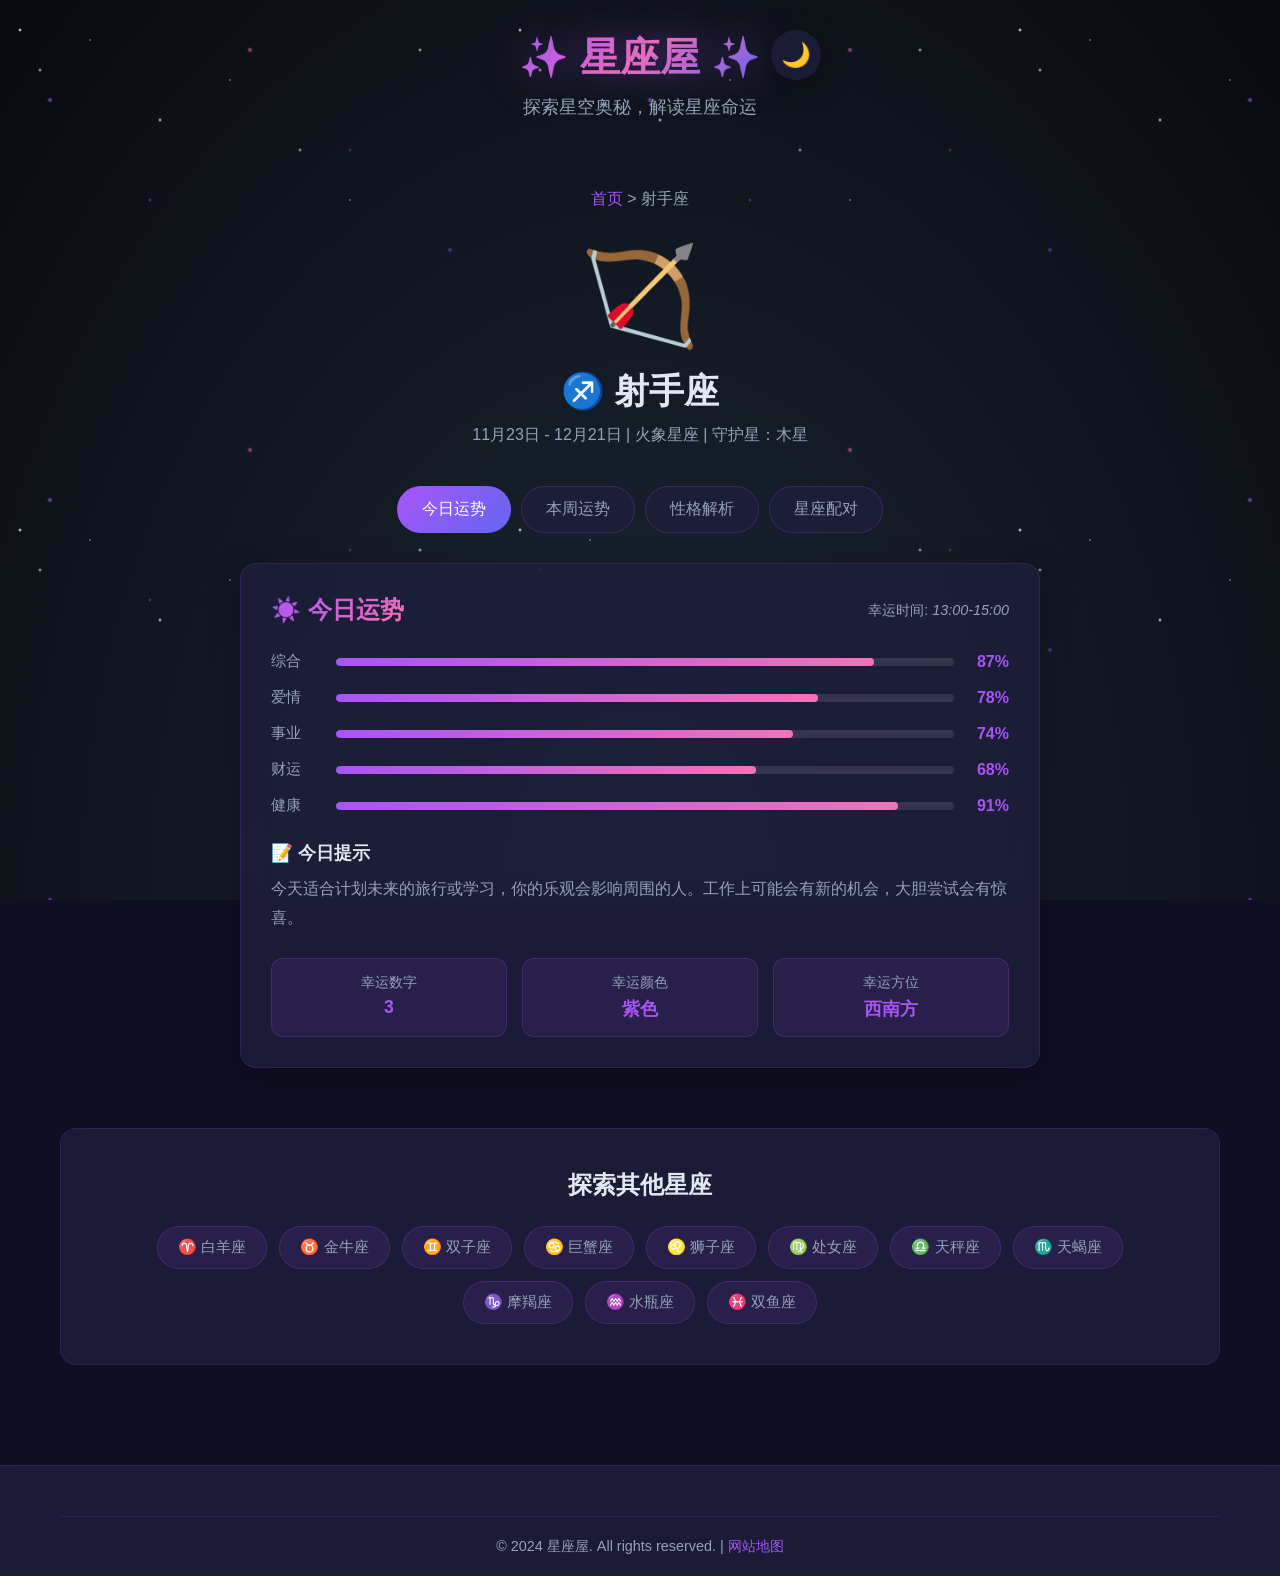
<file: pages/sagittarius.html>
<!DOCTYPE html>
<html lang="zh-CN">
<head>
    <meta charset="UTF-8">
    <meta name="viewport" content="width=device-width, initial-scale=1.0">
    <title>射手座今日运势查询 | 星座屋 - ♐射手座性格分析/星座配对/每周运势</title>
    <meta name="description" content="射手座今日运势分析，包括爱情、事业、财运、健康各方面的运势预测。射手座性格特点详解，与12星座的配对指数分析。射手座♐守护星木星，11月23日-12月21日。">
    <meta name="keywords" content="射手座运势, 射手座今日运势, 射手座性格, 射手座配对, 射手座日期, 射手座♐, 木星, 星座屋, 十二星座, 射手座本周运势, 射手座爱情, 射手座事业">
    <meta name="author" content="星座屋">
    <meta name="robots" content="index, follow">
    <link rel="canonical" href="https://astro-house.github.io/pages/sagittarius.html">
    <link rel="stylesheet" href="../css/style.css">
    <link rel="stylesheet" href="../css/animations.css">
</head>
<body>
    <div class="stars-bg"></div>
    <div class="stars-bg2"></div>
    <div class="stars-bg3"></div>
    
    <header class="header">
        <div class="container">
            <div class="header-content">
                <a href="../index.html" class="logo-link" style="text-decoration: none;">
                    <h1 class="logo">✨ 星座屋 ✨</h1>
                </a>
                <p class="subtitle">探索星空奥秘，解读星座命运</p>
                <button class="theme-toggle" id="themeToggle" aria-label="切换深浅模式">
                    <span class="theme-icon">🌙</span>
                </button>
            </div>
        </div>
    </header>

    <main class="main">
        <div class="container">
            <nav class="breadcrumb">
                <a href="../index.html">首页</a> &gt; <span>射手座</span>
            </nav>

            <section class="zodiac-hero">
                <span class="zodiac-big-emoji">🏹</span>
                <h2>♐ 射手座</h2>
                <p class="zodiac-info">11月23日 - 12月21日 | 火象星座 | 守护星：木星</p>
            </section>

            <section class="fortune-section">
                <div class="fortune-tabs">
                    <button class="tab-btn active" data-tab="daily">今日运势</button>
                    <button class="tab-btn" data-tab="weekly">本周运势</button>
                    <button class="tab-btn" data-tab="personality">性格解析</button>
                    <button class="tab-btn" data-tab="compatibility">星座配对</button>
                </div>

                <div class="fortune-content">
                    <div class="tab-content active" id="daily">
                        <div class="fortune-card">
                            <div class="fortune-header">
                                <h3>☀️ 今日运势</h3>
                                <span class="lucky-time">幸运时间: <em id="luckyTime">-</em></span>
                            </div>
                            <div class="fortune-ratings">
                                <div class="rating-item">
                                    <span class="rating-label">综合</span>
                                    <div class="rating-bar"><div class="rating-fill" id="overallRating" style="width: 0%"></div></div>
                                    <span class="rating-value" id="overallValue">-</span>
                                </div>
                                <div class="rating-item">
                                    <span class="rating-label">爱情</span>
                                    <div class="rating-bar"><div class="rating-fill" id="loveRating" style="width: 0%"></div></div>
                                    <span class="rating-value" id="loveValue">-</span>
                                </div>
                                <div class="rating-item">
                                    <span class="rating-label">事业</span>
                                    <div class="rating-bar"><div class="rating-fill" id="careerRating" style="width: 0%"></div></div>
                                    <span class="rating-value" id="careerValue">-</span>
                                </div>
                                <div class="rating-item">
                                    <span class="rating-label">财运</span>
                                    <div class="rating-bar"><div class="rating-fill" id="wealthRating" style="width: 0%"></div></div>
                                    <span class="rating-value" id="wealthValue">-</span>
                                </div>
                                <div class="rating-item">
                                    <span class="rating-label">健康</span>
                                    <div class="rating-bar"><div class="rating-fill" id="healthRating" style="width: 0%"></div></div>
                                    <span class="rating-value" id="healthValue">-</span>
                                </div>
                            </div>
                            <div class="fortune-desc">
                                <h4>📝 今日提示</h4>
                                <p id="dailyTip">-</p>
                            </div>
                            <div class="lucky-items">
                                <div class="lucky-item"><span>幸运数字</span><em id="luckyNumber">-</em></div>
                                <div class="lucky-item"><span>幸运颜色</span><em id="luckyColor">-</em></div>
                                <div class="lucky-item"><span>幸运方位</span><em id="luckyDirection">-</em></div>
                            </div>
                        </div>
                    </div>

                    <div class="tab-content" id="weekly">
                        <div class="fortune-card">
                            <div class="fortune-header">
                                <h3>🌟 本周运势</h3>
                                <span class="period" id="weeklyPeriod">-</span>
                            </div>
                            <div class="weekly-content">
                                <div class="weekly-summary">
                                    <p id="weeklySummary">-</p>
                                </div>
                                <div class="weekly-days">
                                    <div class="day-card" id="day0"><span>周一</span><em>-</em></div>
                                    <div class="day-card" id="day1"><span>周二</span><em>-</em></div>
                                    <div class="day-card" id="day2"><span>周三</span><em>-</em></div>
                                    <div class="day-card" id="day3"><span>周四</span><em>-</em></div>
                                    <div class="day-card" id="day4"><span>周五</span><em>-</em></div>
                                    <div class="day-card" id="day5"><span>周六</span><em>-</em></div>
                                    <div class="day-card" id="day6"><span>周日</span><em>-</em></div>
                                </div>
                            </div>
                        </div>
                    </div>

                    <div class="tab-content" id="personality">
                        <div class="fortune-card">
                            <div class="fortune-header">
                                <h3>🔮 性格解析</h3>
                            </div>
                            <div class="personality-content">
                                <div class="personality-section">
                                    <h4>✨ 基本特征</h4>
                                    <p id="basicTraits">-</p>
                                </div>
                                <div class="personality-section">
                                    <h4>💪 优点</h4>
                                    <p id="advantages">-</p>
                                </div>
                                <div class="personality-section">
                                    <h4>⚠️ 缺点</h4>
                                    <p id="disadvantages">-</p>
                                </div>
                                <div class="personality-section">
                                    <h4>💝 情感表达</h4>
                                    <p id="emotionalExpression">-</p>
                                </div>
                                <div class="personality-section">
                                    <h4>💼 职场表现</h4>
                                    <p id="careerPerformance">-</p>
                                </div>
                            </div>
                        </div>
                    </div>

                    <div class="tab-content" id="compatibility">
                        <div class="fortune-card">
                            <div class="fortune-header">
                                <h3>💕 星座配对</h3>
                            </div>
                            <div class="compatibility-list">
                                <div class="compatibility-item" data-zodiac="leo">
                                    <div class="compatibility-header">
                                        <span class="zodiac-pair">♌ 狮子座</span>
                                        <span class="compatibility-score">93%</span>
                                    </div>
                                    <p>火象三憋之一，你们都热爱自由和冒险，在一起时永远不会无聊。你们互相激励，共同追求更大的目标。</p>
                                </div>
                                <div class="compatibility-item" data-zodiac="aries">
                                    <div class="compatibility-header">
                                        <span class="zodiac-pair">♈ 白羊座</span>
                                        <span class="compatibility-score">92%</span>
                                    </div>
                                    <p>火象星座的强强联合，你们都充满活力和热情，在一起时总是充满欢声笑语。</p>
                                </div>
                                <div class="compatibility-item" data-zodiac="aquarius">
                                    <div class="compatibility-header">
                                        <span class="zodiac-pair">♒ 水瓶座</span>
                                        <span class="compatibility-score">88%</span>
                                    </div>
                                    <p>射手和水瓶都是热爱自由的星座，你们能够互相理解对方的需求。</p>
                                </div>
                                <div class="compatibility-item" data-zodiac="libra">
                                    <div class="compatibility-header">
                                        <span class="zodiac-pair">♎ 天秤座</span>
                                        <span class="compatibility-score">85%</span>
                                    </div>
                                    <p>射手和天秤都热爱自由，你们的关系充满活力和乐趣。</p>
                                </div>
                            </div>
                        </div>
                    </div>
                </div>
            </section>

            <section class="other-zodiac">
                <h3>探索其他星座</h3>
                <div class="zodiac-mini-grid">
                    <a href="aries.html" class="mini-zodiac-link">♈ 白羊座</a>
                    <a href="taurus.html" class="mini-zodiac-link">♉ 金牛座</a>
                    <a href="gemini.html" class="mini-zodiac-link">♊ 双子座</a>
                    <a href="cancer.html" class="mini-zodiac-link">♋ 巨蟹座</a>
                    <a href="leo.html" class="mini-zodiac-link">♌ 狮子座</a>
                    <a href="virgo.html" class="mini-zodiac-link">♍ 处女座</a>
                    <a href="libra.html" class="mini-zodiac-link">♎ 天秤座</a>
                    <a href="scorpio.html" class="mini-zodiac-link">♏ 天蝎座</a>
                    <a href="capricorn.html" class="mini-zodiac-link">♑ 摩羯座</a>
                    <a href="aquarius.html" class="mini-zodiac-link">♒ 水瓶座</a>
                    <a href="pisces.html" class="mini-zodiac-link">♓ 双鱼座</a>
                </div>
            </section>
        </div>
    </main>

    <footer class="footer">
        <div class="container">
            <div class="footer-bottom">
                <p>&copy; 2024 星座屋. All rights reserved. | <a href="../sitemap.xml">网站地图</a></p>
            </div>
        </div>
    </footer>

    <script src="../js/data.js"></script>
    <script src="../js/zodiac-page.js"></script>
</body>
</html>
</file>
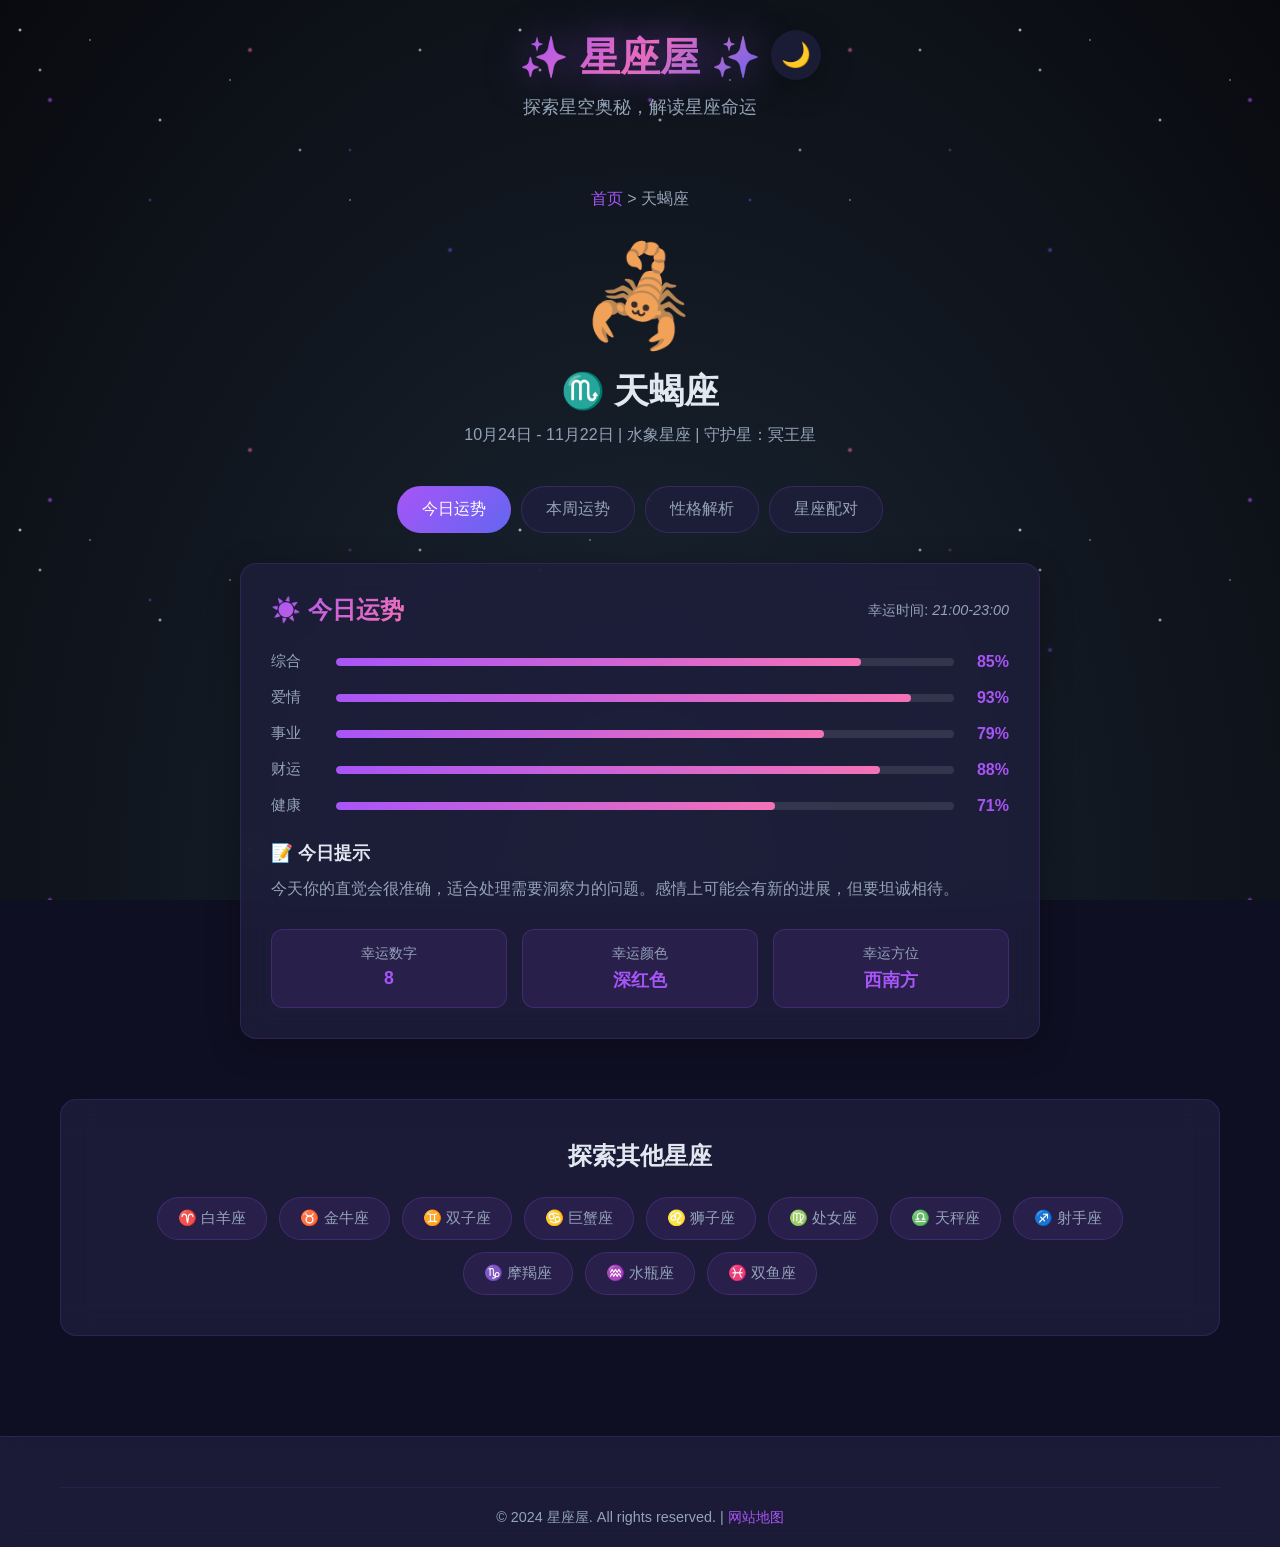
<file: pages/scorpio.html>
<!DOCTYPE html>
<html lang="zh-CN">
<head>
    <meta charset="UTF-8">
    <meta name="viewport" content="width=device-width, initial-scale=1.0">
    <title>天蝎座今日运势查询 | 星座屋 - ♏天蝎座性格分析/星座配对/每周运势</title>
    <meta name="description" content="天蝎座今日运势分析，包括爱情、事业、财运、健康各方面的运势预测。天蝎座性格特点详解，与12星座的配对指数分析。天蝎座♏守护星冥王星，10月24日-11月22日。">
    <meta name="keywords" content="天蝎座运势, 天蝎座今日运势, 天蝎座性格, 天蝎座配对, 天蝎座日期, 天蝎座♏, 冥王星, 星座屋, 十二星座, 天蝎座本周运势, 天蝎座爱情, 天蝎座事业">
    <meta name="author" content="星座屋">
    <meta name="robots" content="index, follow">
    <link rel="canonical" href="https://astro-house.github.io/pages/scorpio.html">
    <link rel="stylesheet" href="../css/style.css">
    <link rel="stylesheet" href="../css/animations.css">
</head>
<body>
    <div class="stars-bg"></div>
    <div class="stars-bg2"></div>
    <div class="stars-bg3"></div>
    
    <header class="header">
        <div class="container">
            <div class="header-content">
                <a href="../index.html" class="logo-link" style="text-decoration: none;">
                    <h1 class="logo">✨ 星座屋 ✨</h1>
                </a>
                <p class="subtitle">探索星空奥秘，解读星座命运</p>
                <button class="theme-toggle" id="themeToggle" aria-label="切换深浅模式">
                    <span class="theme-icon">🌙</span>
                </button>
            </div>
        </div>
    </header>

    <main class="main">
        <div class="container">
            <nav class="breadcrumb">
                <a href="../index.html">首页</a> &gt; <span>天蝎座</span>
            </nav>

            <section class="zodiac-hero">
                <span class="zodiac-big-emoji">🦂</span>
                <h2>♏ 天蝎座</h2>
                <p class="zodiac-info">10月24日 - 11月22日 | 水象星座 | 守护星：冥王星</p>
            </section>

            <section class="fortune-section">
                <div class="fortune-tabs">
                    <button class="tab-btn active" data-tab="daily">今日运势</button>
                    <button class="tab-btn" data-tab="weekly">本周运势</button>
                    <button class="tab-btn" data-tab="personality">性格解析</button>
                    <button class="tab-btn" data-tab="compatibility">星座配对</button>
                </div>

                <div class="fortune-content">
                    <div class="tab-content active" id="daily">
                        <div class="fortune-card">
                            <div class="fortune-header">
                                <h3>☀️ 今日运势</h3>
                                <span class="lucky-time">幸运时间: <em id="luckyTime">-</em></span>
                            </div>
                            <div class="fortune-ratings">
                                <div class="rating-item">
                                    <span class="rating-label">综合</span>
                                    <div class="rating-bar"><div class="rating-fill" id="overallRating" style="width: 0%"></div></div>
                                    <span class="rating-value" id="overallValue">-</span>
                                </div>
                                <div class="rating-item">
                                    <span class="rating-label">爱情</span>
                                    <div class="rating-bar"><div class="rating-fill" id="loveRating" style="width: 0%"></div></div>
                                    <span class="rating-value" id="loveValue">-</span>
                                </div>
                                <div class="rating-item">
                                    <span class="rating-label">事业</span>
                                    <div class="rating-bar"><div class="rating-fill" id="careerRating" style="width: 0%"></div></div>
                                    <span class="rating-value" id="careerValue">-</span>
                                </div>
                                <div class="rating-item">
                                    <span class="rating-label">财运</span>
                                    <div class="rating-bar"><div class="rating-fill" id="wealthRating" style="width: 0%"></div></div>
                                    <span class="rating-value" id="wealthValue">-</span>
                                </div>
                                <div class="rating-item">
                                    <span class="rating-label">健康</span>
                                    <div class="rating-bar"><div class="rating-fill" id="healthRating" style="width: 0%"></div></div>
                                    <span class="rating-value" id="healthValue">-</span>
                                </div>
                            </div>
                            <div class="fortune-desc">
                                <h4>📝 今日提示</h4>
                                <p id="dailyTip">-</p>
                            </div>
                            <div class="lucky-items">
                                <div class="lucky-item"><span>幸运数字</span><em id="luckyNumber">-</em></div>
                                <div class="lucky-item"><span>幸运颜色</span><em id="luckyColor">-</em></div>
                                <div class="lucky-item"><span>幸运方位</span><em id="luckyDirection">-</em></div>
                            </div>
                        </div>
                    </div>

                    <div class="tab-content" id="weekly">
                        <div class="fortune-card">
                            <div class="fortune-header">
                                <h3>🌟 本周运势</h3>
                                <span class="period" id="weeklyPeriod">-</span>
                            </div>
                            <div class="weekly-content">
                                <div class="weekly-summary">
                                    <p id="weeklySummary">-</p>
                                </div>
                                <div class="weekly-days">
                                    <div class="day-card" id="day0"><span>周一</span><em>-</em></div>
                                    <div class="day-card" id="day1"><span>周二</span><em>-</em></div>
                                    <div class="day-card" id="day2"><span>周三</span><em>-</em></div>
                                    <div class="day-card" id="day3"><span>周四</span><em>-</em></div>
                                    <div class="day-card" id="day4"><span>周五</span><em>-</em></div>
                                    <div class="day-card" id="day5"><span>周六</span><em>-</em></div>
                                    <div class="day-card" id="day6"><span>周日</span><em>-</em></div>
                                </div>
                            </div>
                        </div>
                    </div>

                    <div class="tab-content" id="personality">
                        <div class="fortune-card">
                            <div class="fortune-header">
                                <h3>🔮 性格解析</h3>
                            </div>
                            <div class="personality-content">
                                <div class="personality-section">
                                    <h4>✨ 基本特征</h4>
                                    <p id="basicTraits">-</p>
                                </div>
                                <div class="personality-section">
                                    <h4>💪 优点</h4>
                                    <p id="advantages">-</p>
                                </div>
                                <div class="personality-section">
                                    <h4>⚠️ 缺点</h4>
                                    <p id="disadvantages">-</p>
                                </div>
                                <div class="personality-section">
                                    <h4>💝 情感表达</h4>
                                    <p id="emotionalExpression">-</p>
                                </div>
                                <div class="personality-section">
                                    <h4>💼 职场表现</h4>
                                    <p id="careerPerformance">-</p>
                                </div>
                            </div>
                        </div>
                    </div>

                    <div class="tab-content" id="compatibility">
                        <div class="fortune-card">
                            <div class="fortune-header">
                                <h3>💕 星座配对</h3>
                            </div>
                            <div class="compatibility-list">
                                <div class="compatibility-item" data-zodiac="cancer">
                                    <div class="compatibility-header">
                                        <span class="zodiac-pair">♋ 巨蟹座</span>
                                        <span class="compatibility-score">97%</span>
                                    </div>
                                    <p>水象星座的完美组合，你们都深情而敏感，能够达到心灵相通的境界。这是一段充满深度和亲密的关系。</p>
                                </div>
                                <div class="compatibility-item" data-zodiac="pisces">
                                    <div class="compatibility-header">
                                        <span class="zodiac-pair">♓ 双鱼座</span>
                                        <span class="compatibility-score">95%</span>
                                    </div>
                                    <p>天蝎和双鱼都是水象星座，你们能够互相理解对方深层的情感需求。</p>
                                </div>
                                <div class="compatibility-item" data-zodiac="capricorn">
                                    <div class="compatibility-header">
                                        <span class="zodiac-pair">♑ 摩羯座</span>
                                        <span class="compatibility-score">88%</span>
                                    </div>
                                    <p>天蝎和摩羯都是深沉而专注的星座，你们能够互相理解对方的野心和追求。</p>
                                </div>
                                <div class="compatibility-item" data-zodiac="virgo">
                                    <div class="compatibility-header">
                                        <span class="zodiac-pair">♍ 处女座</span>
                                        <span class="compatibility-score">80%</span>
                                    </div>
                                    <p>天蝎的深沉和处女的细腻可以互补，但需要时间磨合。</p>
                                </div>
                            </div>
                        </div>
                    </div>
                </div>
            </section>

            <section class="other-zodiac">
                <h3>探索其他星座</h3>
                <div class="zodiac-mini-grid">
                    <a href="aries.html" class="mini-zodiac-link">♈ 白羊座</a>
                    <a href="taurus.html" class="mini-zodiac-link">♉ 金牛座</a>
                    <a href="gemini.html" class="mini-zodiac-link">♊ 双子座</a>
                    <a href="cancer.html" class="mini-zodiac-link">♋ 巨蟹座</a>
                    <a href="leo.html" class="mini-zodiac-link">♌ 狮子座</a>
                    <a href="virgo.html" class="mini-zodiac-link">♍ 处女座</a>
                    <a href="libra.html" class="mini-zodiac-link">♎ 天秤座</a>
                    <a href="sagittarius.html" class="mini-zodiac-link">♐ 射手座</a>
                    <a href="capricorn.html" class="mini-zodiac-link">♑ 摩羯座</a>
                    <a href="aquarius.html" class="mini-zodiac-link">♒ 水瓶座</a>
                    <a href="pisces.html" class="mini-zodiac-link">♓ 双鱼座</a>
                </div>
            </section>
        </div>
    </main>

    <footer class="footer">
        <div class="container">
            <div class="footer-bottom">
                <p>&copy; 2024 星座屋. All rights reserved. | <a href="../sitemap.xml">网站地图</a></p>
            </div>
        </div>
    </footer>

    <script src="../js/data.js"></script>
    <script src="../js/zodiac-page.js"></script>
</body>
</html>
</file>
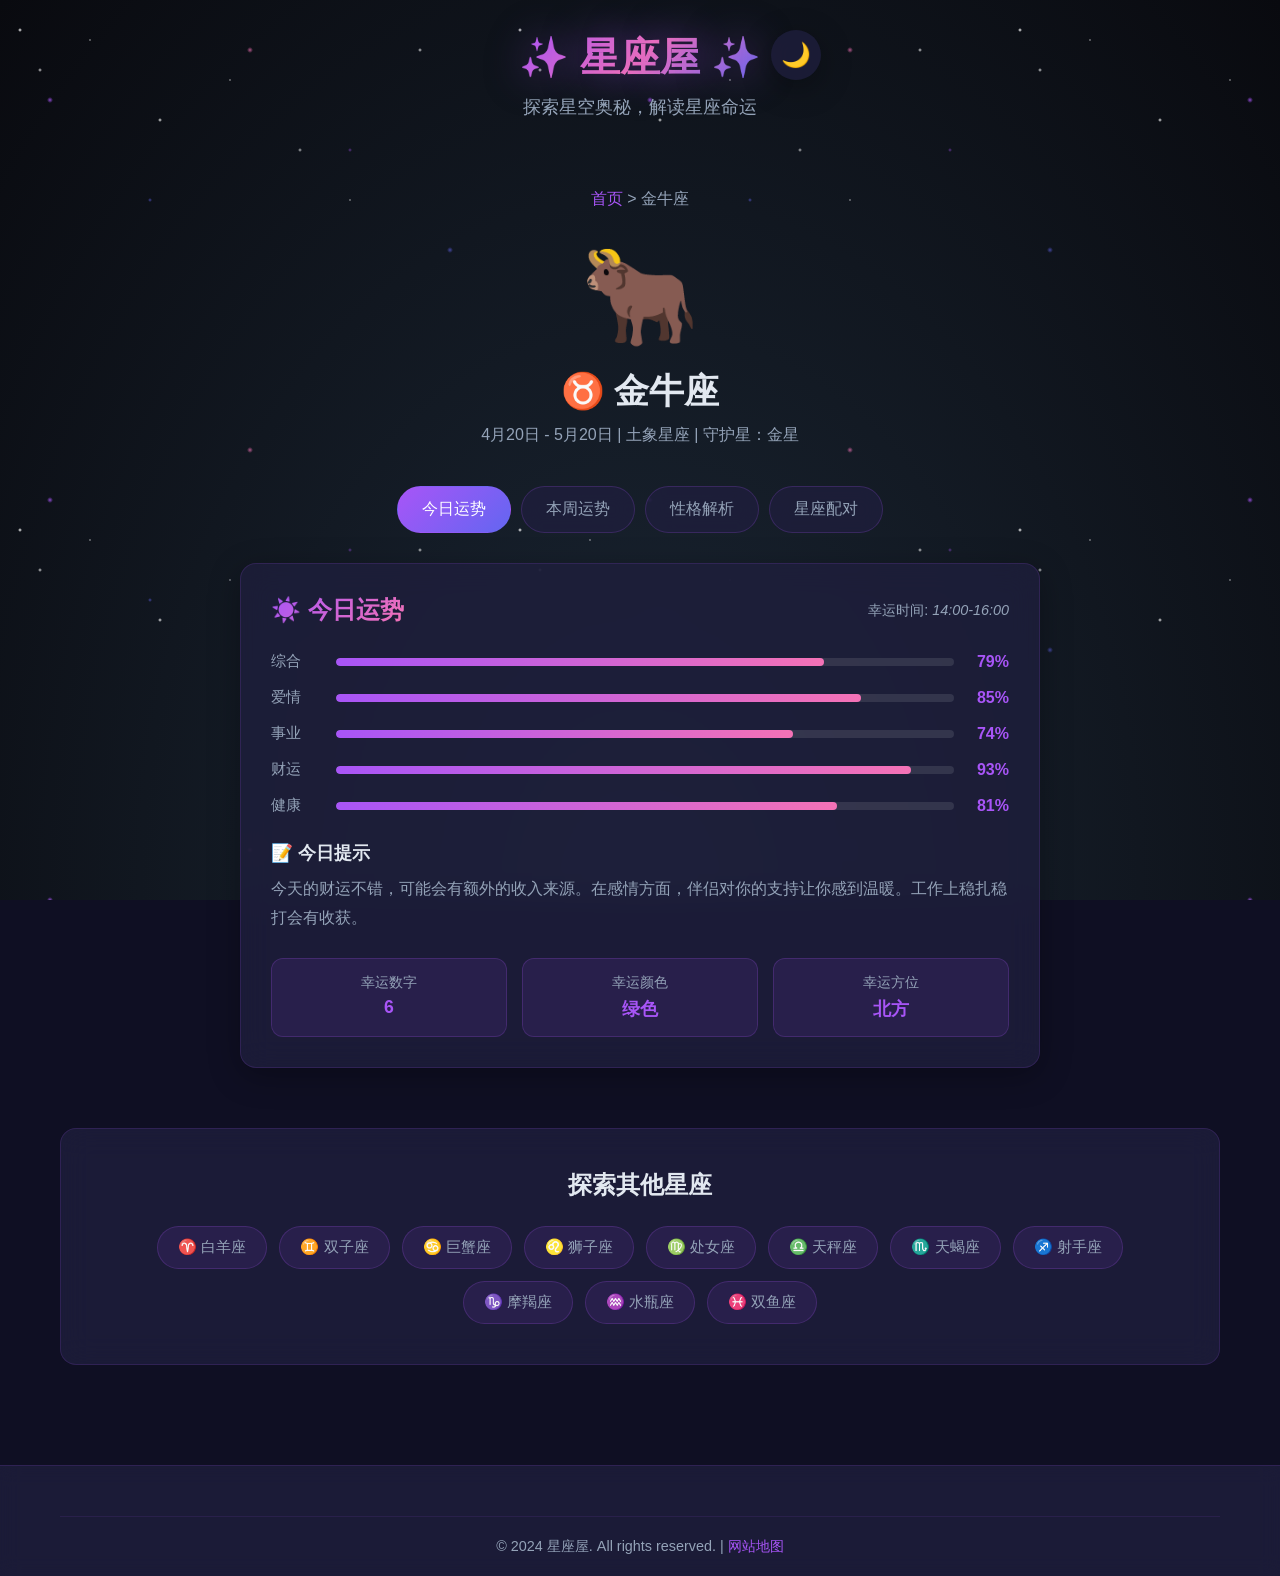
<file: pages/taurus.html>
<!DOCTYPE html>
<html lang="zh-CN">
<head>
    <meta charset="UTF-8">
    <meta name="viewport" content="width=device-width, initial-scale=1.0">
    <title>金牛座今日运势查询 | 星座屋 - ♉金牛座性格分析/星座配对/每周运势</title>
    <meta name="description" content="金牛座今日运势分析，包括爱情、事业、财运、健康各方面的运势预测。金牛座性格特点详解，与12星座的配对指数分析。金牛座♉守护星金星，4月20日-5月20日。">
    <meta name="keywords" content="金牛座运势, 金牛座今日运势, 金牛座性格, 金牛座配对, 金牛座日期, 金牛座♉, 金星, 星座屋, 十二星座, 金牛座本周运势, 金牛座爱情, 金牛座事业">
    <meta name="author" content="星座屋">
    <meta name="robots" content="index, follow">
    <link rel="canonical" href="https://astro-house.github.io/pages/taurus.html">
    <link rel="stylesheet" href="../css/style.css">
    <link rel="stylesheet" href="../css/animations.css">
</head>
<body>
    <div class="stars-bg"></div>
    <div class="stars-bg2"></div>
    <div class="stars-bg3"></div>
    
    <header class="header">
        <div class="container">
            <div class="header-content">
                <a href="../index.html" class="logo-link" style="text-decoration: none;">
                    <h1 class="logo">✨ 星座屋 ✨</h1>
                </a>
                <p class="subtitle">探索星空奥秘，解读星座命运</p>
                <button class="theme-toggle" id="themeToggle" aria-label="切换深浅模式">
                    <span class="theme-icon">🌙</span>
                </button>
            </div>
        </div>
    </header>

    <main class="main">
        <div class="container">
            <nav class="breadcrumb">
                <a href="../index.html">首页</a> &gt; <span>金牛座</span>
            </nav>

            <section class="zodiac-hero">
                <span class="zodiac-big-emoji">🐂</span>
                <h2>♉ 金牛座</h2>
                <p class="zodiac-info">4月20日 - 5月20日 | 土象星座 | 守护星：金星</p>
            </section>

            <section class="fortune-section">
                <div class="fortune-tabs">
                    <button class="tab-btn active" data-tab="daily">今日运势</button>
                    <button class="tab-btn" data-tab="weekly">本周运势</button>
                    <button class="tab-btn" data-tab="personality">性格解析</button>
                    <button class="tab-btn" data-tab="compatibility">星座配对</button>
                </div>

                <div class="fortune-content">
                    <div class="tab-content active" id="daily">
                        <div class="fortune-card">
                            <div class="fortune-header">
                                <h3>☀️ 今日运势</h3>
                                <span class="lucky-time">幸运时间: <em id="luckyTime">-</em></span>
                            </div>
                            <div class="fortune-ratings">
                                <div class="rating-item">
                                    <span class="rating-label">综合</span>
                                    <div class="rating-bar"><div class="rating-fill" id="overallRating" style="width: 0%"></div></div>
                                    <span class="rating-value" id="overallValue">-</span>
                                </div>
                                <div class="rating-item">
                                    <span class="rating-label">爱情</span>
                                    <div class="rating-bar"><div class="rating-fill" id="loveRating" style="width: 0%"></div></div>
                                    <span class="rating-value" id="loveValue">-</span>
                                </div>
                                <div class="rating-item">
                                    <span class="rating-label">事业</span>
                                    <div class="rating-bar"><div class="rating-fill" id="careerRating" style="width: 0%"></div></div>
                                    <span class="rating-value" id="careerValue">-</span>
                                </div>
                                <div class="rating-item">
                                    <span class="rating-label">财运</span>
                                    <div class="rating-bar"><div class="rating-fill" id="wealthRating" style="width: 0%"></div></div>
                                    <span class="rating-value" id="wealthValue">-</span>
                                </div>
                                <div class="rating-item">
                                    <span class="rating-label">健康</span>
                                    <div class="rating-bar"><div class="rating-fill" id="healthRating" style="width: 0%"></div></div>
                                    <span class="rating-value" id="healthValue">-</span>
                                </div>
                            </div>
                            <div class="fortune-desc">
                                <h4>📝 今日提示</h4>
                                <p id="dailyTip">-</p>
                            </div>
                            <div class="lucky-items">
                                <div class="lucky-item"><span>幸运数字</span><em id="luckyNumber">-</em></div>
                                <div class="lucky-item"><span>幸运颜色</span><em id="luckyColor">-</em></div>
                                <div class="lucky-item"><span>幸运方位</span><em id="luckyDirection">-</em></div>
                            </div>
                        </div>
                    </div>

                    <div class="tab-content" id="weekly">
                        <div class="fortune-card">
                            <div class="fortune-header">
                                <h3>🌟 本周运势</h3>
                                <span class="period" id="weeklyPeriod">-</span>
                            </div>
                            <div class="weekly-content">
                                <div class="weekly-summary">
                                    <p id="weeklySummary">-</p>
                                </div>
                                <div class="weekly-days">
                                    <div class="day-card" id="day0"><span>周一</span><em>-</em></div>
                                    <div class="day-card" id="day1"><span>周二</span><em>-</em></div>
                                    <div class="day-card" id="day2"><span>周三</span><em>-</em></div>
                                    <div class="day-card" id="day3"><span>周四</span><em>-</em></div>
                                    <div class="day-card" id="day4"><span>周五</span><em>-</em></div>
                                    <div class="day-card" id="day5"><span>周六</span><em>-</em></div>
                                    <div class="day-card" id="day6"><span>周日</span><em>-</em></div>
                                </div>
                            </div>
                        </div>
                    </div>

                    <div class="tab-content" id="personality">
                        <div class="fortune-card">
                            <div class="fortune-header">
                                <h3>🔮 性格解析</h3>
                            </div>
                            <div class="personality-content">
                                <div class="personality-section">
                                    <h4>✨ 基本特征</h4>
                                    <p id="basicTraits">-</p>
                                </div>
                                <div class="personality-section">
                                    <h4>💪 优点</h4>
                                    <p id="advantages">-</p>
                                </div>
                                <div class="personality-section">
                                    <h4>⚠️ 缺点</h4>
                                    <p id="disadvantages">-</p>
                                </div>
                                <div class="personality-section">
                                    <h4>💝 情感表达</h4>
                                    <p id="emotionalExpression">-</p>
                                </div>
                                <div class="personality-section">
                                    <h4>💼 职场表现</h4>
                                    <p id="careerPerformance">-</p>
                                </div>
                            </div>
                        </div>
                    </div>

                    <div class="tab-content" id="compatibility">
                        <div class="fortune-card">
                            <div class="fortune-header">
                                <h3>💕 星座配对</h3>
                            </div>
                            <div class="compatibility-list">
                                <div class="compatibility-item" data-zodiac="virgo">
                                    <div class="compatibility-header">
                                        <span class="zodiac-pair">♍ 处女座</span>
                                        <span class="compatibility-score">94%</span>
                                    </div>
                                    <p>土象星座之间的默契让你们非常合拍。你们都注重实际，追求稳定，在一起时会感到非常安心和踏实。</p>
                                </div>
                                <div class="compatibility-item" data-zodiac="capricorn">
                                    <div class="compatibility-header">
                                        <span class="zodiac-pair">♑ 摩羯座</span>
                                        <span class="compatibility-score">93%</span>
                                    </div>
                                    <p>两个土象星座的结合，稳定性极高。你们都重视传统和责任，在一起能够建立长久而稳固的关系。</p>
                                </div>
                                <div class="compatibility-item" data-zodiac="cancer">
                                    <div class="compatibility-header">
                                        <span class="zodiac-pair">♋ 巨蟹座</span>
                                        <span class="compatibility-score">85%</span>
                                    </div>
                                    <p>金牛的稳定和巨蟹的温柔可以形成很好的互补。巨蟹能够理解金牛对安全感的渴望。</p>
                                </div>
                                <div class="compatibility-item" data-zodiac="pisces">
                                    <div class="compatibility-header">
                                        <span class="zodiac-pair">♓ 双鱼座</span>
                                        <span class="compatibility-score">82%</span>
                                    </div>
                                    <p>金鱼的组合充满了浪漫和温情。你们都重视感情，在一起时能够创造美好的二人世界。</p>
                                </div>
                            </div>
                        </div>
                    </div>
                </div>
            </section>

            <section class="other-zodiac">
                <h3>探索其他星座</h3>
                <div class="zodiac-mini-grid">
                    <a href="aries.html" class="mini-zodiac-link">♈ 白羊座</a>
                    <a href="gemini.html" class="mini-zodiac-link">♊ 双子座</a>
                    <a href="cancer.html" class="mini-zodiac-link">♋ 巨蟹座</a>
                    <a href="leo.html" class="mini-zodiac-link">♌ 狮子座</a>
                    <a href="virgo.html" class="mini-zodiac-link">♍ 处女座</a>
                    <a href="libra.html" class="mini-zodiac-link">♎ 天秤座</a>
                    <a href="scorpio.html" class="mini-zodiac-link">♏ 天蝎座</a>
                    <a href="sagittarius.html" class="mini-zodiac-link">♐ 射手座</a>
                    <a href="capricorn.html" class="mini-zodiac-link">♑ 摩羯座</a>
                    <a href="aquarius.html" class="mini-zodiac-link">♒ 水瓶座</a>
                    <a href="pisces.html" class="mini-zodiac-link">♓ 双鱼座</a>
                </div>
            </section>
        </div>
    </main>

    <footer class="footer">
        <div class="container">
            <div class="footer-bottom">
                <p>&copy; 2024 星座屋. All rights reserved. | <a href="../sitemap.xml">网站地图</a></p>
            </div>
        </div>
    </footer>

    <script src="../js/data.js"></script>
    <script src="../js/zodiac-page.js"></script>
</body>
</html>
</file>
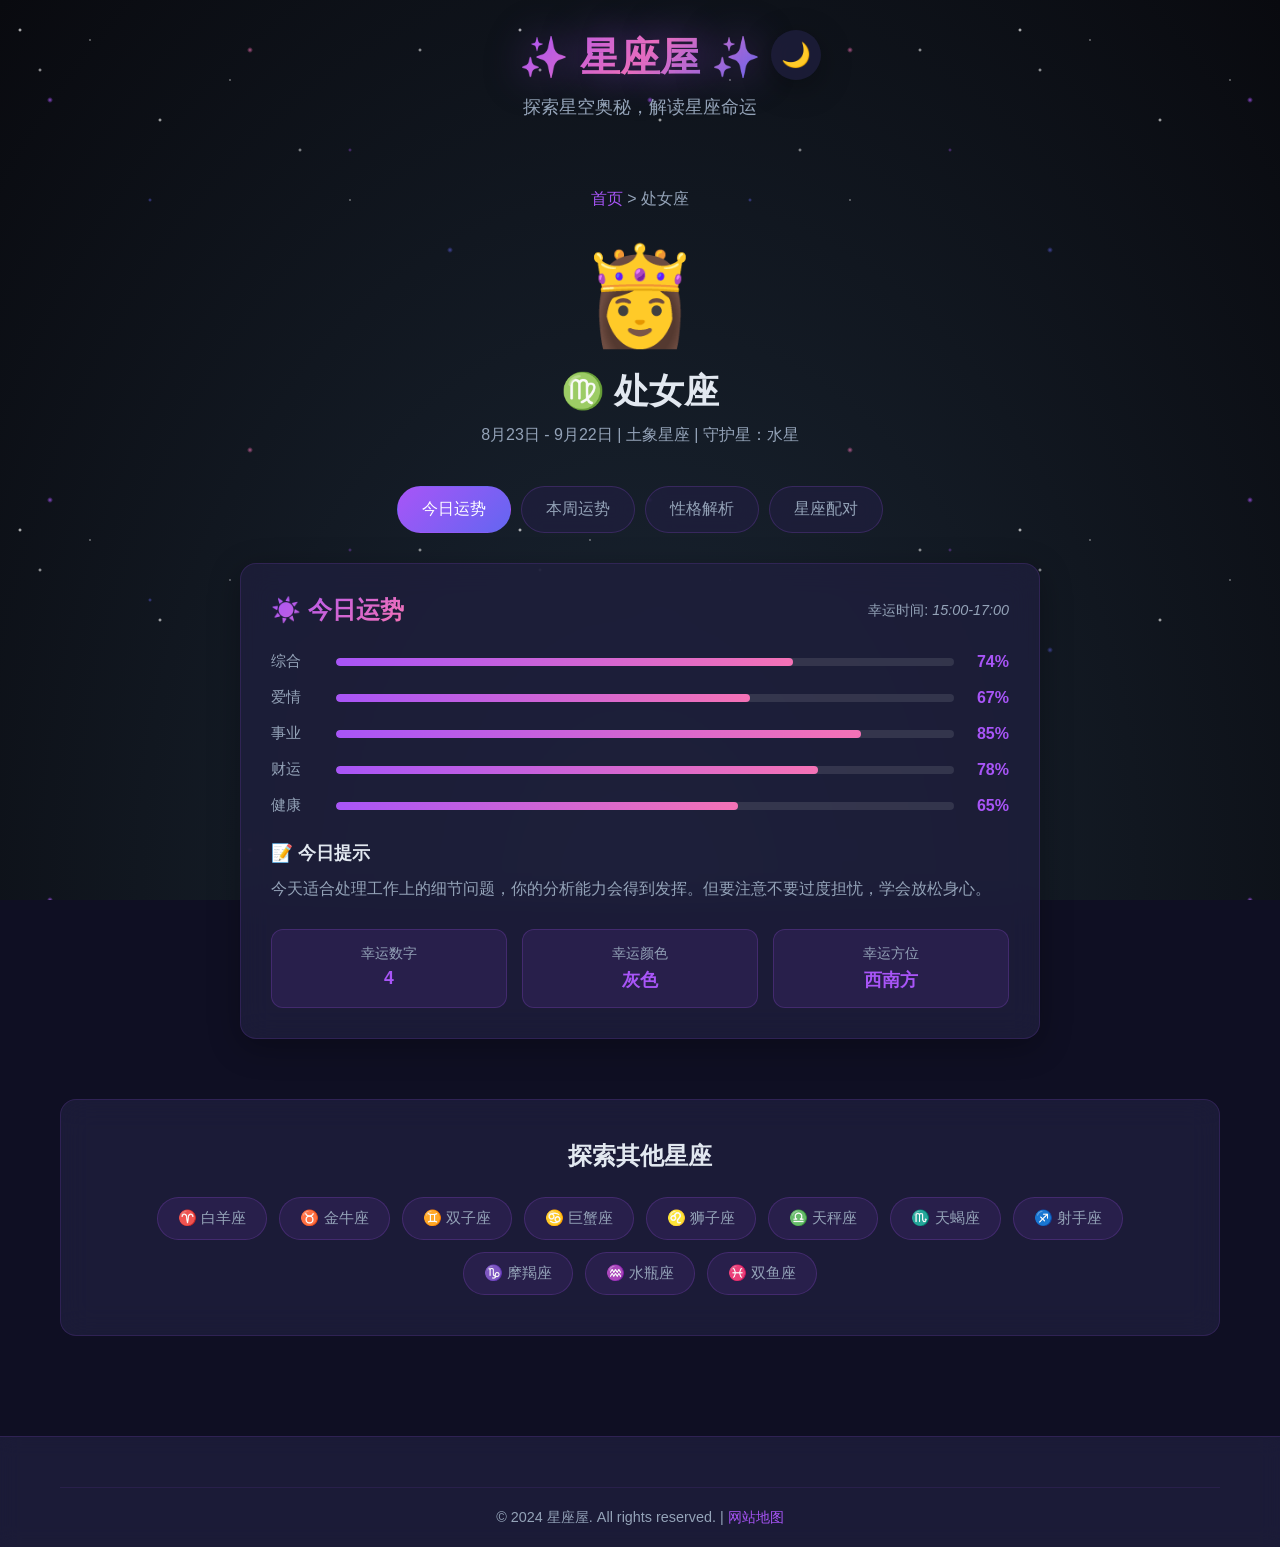
<file: pages/virgo.html>
<!DOCTYPE html>
<html lang="zh-CN">
<head>
    <meta charset="UTF-8">
    <meta name="viewport" content="width=device-width, initial-scale=1.0">
    <title>处女座今日运势查询 | 星座屋 - ♍处女座性格分析/星座配对/每周运势</title>
    <meta name="description" content="处女座今日运势分析，包括爱情、事业、财运、健康各方面的运势预测。处女座性格特点详解，与12星座的配对指数分析。处女座♍守护星水星，8月23日-9月22日。">
    <meta name="keywords" content="处女座运势, 处女座今日运势, 处女座性格, 处女座配对, 处女座日期, 处女座♍, 水星, 星座屋, 十二星座, 处女座本周运势, 处女座爱情, 处女座事业">
    <meta name="author" content="星座屋">
    <meta name="robots" content="index, follow">
    <link rel="canonical" href="https://astro-house.github.io/pages/virgo.html">
    <link rel="stylesheet" href="../css/style.css">
    <link rel="stylesheet" href="../css/animations.css">
</head>
<body>
    <div class="stars-bg"></div>
    <div class="stars-bg2"></div>
    <div class="stars-bg3"></div>
    
    <header class="header">
        <div class="container">
            <div class="header-content">
                <a href="../index.html" class="logo-link" style="text-decoration: none;">
                    <h1 class="logo">✨ 星座屋 ✨</h1>
                </a>
                <p class="subtitle">探索星空奥秘，解读星座命运</p>
                <button class="theme-toggle" id="themeToggle" aria-label="切换深浅模式">
                    <span class="theme-icon">🌙</span>
                </button>
            </div>
        </div>
    </header>

    <main class="main">
        <div class="container">
            <nav class="breadcrumb">
                <a href="../index.html">首页</a> &gt; <span>处女座</span>
            </nav>

            <section class="zodiac-hero">
                <span class="zodiac-big-emoji">👸</span>
                <h2>♍ 处女座</h2>
                <p class="zodiac-info">8月23日 - 9月22日 | 土象星座 | 守护星：水星</p>
            </section>

            <section class="fortune-section">
                <div class="fortune-tabs">
                    <button class="tab-btn active" data-tab="daily">今日运势</button>
                    <button class="tab-btn" data-tab="weekly">本周运势</button>
                    <button class="tab-btn" data-tab="personality">性格解析</button>
                    <button class="tab-btn" data-tab="compatibility">星座配对</button>
                </div>

                <div class="fortune-content">
                    <div class="tab-content active" id="daily">
                        <div class="fortune-card">
                            <div class="fortune-header">
                                <h3>☀️ 今日运势</h3>
                                <span class="lucky-time">幸运时间: <em id="luckyTime">-</em></span>
                            </div>
                            <div class="fortune-ratings">
                                <div class="rating-item">
                                    <span class="rating-label">综合</span>
                                    <div class="rating-bar"><div class="rating-fill" id="overallRating" style="width: 0%"></div></div>
                                    <span class="rating-value" id="overallValue">-</span>
                                </div>
                                <div class="rating-item">
                                    <span class="rating-label">爱情</span>
                                    <div class="rating-bar"><div class="rating-fill" id="loveRating" style="width: 0%"></div></div>
                                    <span class="rating-value" id="loveValue">-</span>
                                </div>
                                <div class="rating-item">
                                    <span class="rating-label">事业</span>
                                    <div class="rating-bar"><div class="rating-fill" id="careerRating" style="width: 0%"></div></div>
                                    <span class="rating-value" id="careerValue">-</span>
                                </div>
                                <div class="rating-item">
                                    <span class="rating-label">财运</span>
                                    <div class="rating-bar"><div class="rating-fill" id="wealthRating" style="width: 0%"></div></div>
                                    <span class="rating-value" id="wealthValue">-</span>
                                </div>
                                <div class="rating-item">
                                    <span class="rating-label">健康</span>
                                    <div class="rating-bar"><div class="rating-fill" id="healthRating" style="width: 0%"></div></div>
                                    <span class="rating-value" id="healthValue">-</span>
                                </div>
                            </div>
                            <div class="fortune-desc">
                                <h4>📝 今日提示</h4>
                                <p id="dailyTip">-</p>
                            </div>
                            <div class="lucky-items">
                                <div class="lucky-item"><span>幸运数字</span><em id="luckyNumber">-</em></div>
                                <div class="lucky-item"><span>幸运颜色</span><em id="luckyColor">-</em></div>
                                <div class="lucky-item"><span>幸运方位</span><em id="luckyDirection">-</em></div>
                            </div>
                        </div>
                    </div>

                    <div class="tab-content" id="weekly">
                        <div class="fortune-card">
                            <div class="fortune-header">
                                <h3>🌟 本周运势</h3>
                                <span class="period" id="weeklyPeriod">-</span>
                            </div>
                            <div class="weekly-content">
                                <div class="weekly-summary">
                                    <p id="weeklySummary">-</p>
                                </div>
                                <div class="weekly-days">
                                    <div class="day-card" id="day0"><span>周一</span><em>-</em></div>
                                    <div class="day-card" id="day1"><span>周二</span><em>-</em></div>
                                    <div class="day-card" id="day2"><span>周三</span><em>-</em></div>
                                    <div class="day-card" id="day3"><span>周四</span><em>-</em></div>
                                    <div class="day-card" id="day4"><span>周五</span><em>-</em></div>
                                    <div class="day-card" id="day5"><span>周六</span><em>-</em></div>
                                    <div class="day-card" id="day6"><span>周日</span><em>-</em></div>
                                </div>
                            </div>
                        </div>
                    </div>

                    <div class="tab-content" id="personality">
                        <div class="fortune-card">
                            <div class="fortune-header">
                                <h3>🔮 性格解析</h3>
                            </div>
                            <div class="personality-content">
                                <div class="personality-section">
                                    <h4>✨ 基本特征</h4>
                                    <p id="basicTraits">-</p>
                                </div>
                                <div class="personality-section">
                                    <h4>💪 优点</h4>
                                    <p id="advantages">-</p>
                                </div>
                                <div class="personality-section">
                                    <h4>⚠️ 缺点</h4>
                                    <p id="disadvantages">-</p>
                                </div>
                                <div class="personality-section">
                                    <h4>💝 情感表达</h4>
                                    <p id="emotionalExpression">-</p>
                                </div>
                                <div class="personality-section">
                                    <h4>💼 职场表现</h4>
                                    <p id="careerPerformance">-</p>
                                </div>
                            </div>
                        </div>
                    </div>

                    <div class="tab-content" id="compatibility">
                        <div class="fortune-card">
                            <div class="fortune-header">
                                <h3>💕 星座配对</h3>
                            </div>
                            <div class="compatibility-list">
                                <div class="compatibility-item" data-zodiac="taurus">
                                    <div class="compatibility-header">
                                        <span class="zodiac-pair">♉ 金牛座</span>
                                        <span class="compatibility-score">94%</span>
                                    </div>
                                    <p>土象星座的完美搭配，你们都注重实际和稳定，在一起时会感到非常踏实。</p>
                                </div>
                                <div class="compatibility-item" data-zodiac="capricorn">
                                    <div class="compatibility-header">
                                        <span class="zodiac-pair">♑ 摩羯座</span>
                                        <span class="compatibility-score">93%</span>
                                    </div>
                                    <p>两个土象星座的结合，稳定而务实。你们都重视责任和承诺。</p>
                                </div>
                                <div class="compatibility-item" data-zodiac="cancer">
                                    <div class="compatibility-header">
                                        <span class="zodiac-pair">♋ 巨蟹座</span>
                                        <span class="compatibility-score">83%</span>
                                    </div>
                                    <p>处女的理性和巨蟹的感性可以互补。处女能够帮助巨蟹理性面对问题。</p>
                                </div>
                                <div class="compatibility-item" data-zodiac="scorpio">
                                    <div class="compatibility-header">
                                        <span class="zodiac-pair">♏ 天蝎座</span>
                                        <span class="compatibility-score">80%</span>
                                    </div>
                                    <p>处女的分析和天蝎的洞察可以形成强大的组合，但两个都是完美主义者。</p>
                                </div>
                            </div>
                        </div>
                    </div>
                </div>
            </section>

            <section class="other-zodiac">
                <h3>探索其他星座</h3>
                <div class="zodiac-mini-grid">
                    <a href="aries.html" class="mini-zodiac-link">♈ 白羊座</a>
                    <a href="taurus.html" class="mini-zodiac-link">♉ 金牛座</a>
                    <a href="gemini.html" class="mini-zodiac-link">♊ 双子座</a>
                    <a href="cancer.html" class="mini-zodiac-link">♋ 巨蟹座</a>
                    <a href="leo.html" class="mini-zodiac-link">♌ 狮子座</a>
                    <a href="libra.html" class="mini-zodiac-link">♎ 天秤座</a>
                    <a href="scorpio.html" class="mini-zodiac-link">♏ 天蝎座</a>
                    <a href="sagittarius.html" class="mini-zodiac-link">♐ 射手座</a>
                    <a href="capricorn.html" class="mini-zodiac-link">♑ 摩羯座</a>
                    <a href="aquarius.html" class="mini-zodiac-link">♒ 水瓶座</a>
                    <a href="pisces.html" class="mini-zodiac-link">♓ 双鱼座</a>
                </div>
            </section>
        </div>
    </main>

    <footer class="footer">
        <div class="container">
            <div class="footer-bottom">
                <p>&copy; 2024 星座屋. All rights reserved. | <a href="../sitemap.xml">网站地图</a></p>
            </div>
        </div>
    </footer>

    <script src="../js/data.js"></script>
    <script src="../js/zodiac-page.js"></script>
</body>
</html>
</file>
<file: css/style.css>
:root {
    --primary-color: #a855f7;
    --secondary-color: #6366f1;
    --accent-color: #f472b6;
    --bg-dark: #0f0f23;
    --bg-dark-secondary: #1a1a3e;
    --bg-light: #f8fafc;
    --bg-light-secondary: #e2e8f0;
    --text-dark: #e2e8f0;
    --text-dark-secondary: #94a3b8;
    --text-light: #1e293b;
    --text-light-secondary: #64748b;
    --card-dark: rgba(30, 30, 60, 0.8);
    --card-light: rgba(255, 255, 255, 0.9);
    --glass-dark: rgba(15, 15, 35, 0.7);
    --glass-light: rgba(255, 255, 255, 0.7);
    --shadow: 0 8px 32px rgba(0, 0, 0, 0.3);
    --radius: 16px;
    --transition: all 0.3s ease;
}

[data-theme="light"] {
    --bg-primary: var(--bg-light);
    --bg-secondary: var(--bg-light-secondary);
    --text-primary: var(--text-light);
    --text-secondary: var(--text-light-secondary);
    --card-bg: var(--card-light);
    --glass-bg: var(--glass-light);
    --nav-bg: rgba(248, 250, 252, 0.95);
}

[data-theme="dark"] {
    --bg-primary: var(--bg-dark);
    --bg-secondary: var(--bg-dark-secondary);
    --text-primary: var(--text-dark);
    --text-secondary: var(--text-dark-secondary);
    --card-bg: var(--card-dark);
    --glass-bg: var(--glass-dark);
    --nav-bg: rgba(15, 15, 35, 0.95);
}

* {
    margin: 0;
    padding: 0;
    box-sizing: border-box;
}

html {
    scroll-behavior: smooth;
}

body {
    font-family: 'Segoe UI', 'PingFang SC', 'Microsoft YaHei', sans-serif;
    background: var(--bg-primary);
    color: var(--text-primary);
    min-height: 100vh;
    transition: var(--transition);
    overflow-x: hidden;
}

.container {
    max-width: 1200px;
    margin: 0 auto;
    padding: 0 20px;
}

.stars-bg, .stars-bg2, .stars-bg3 {
    position: fixed;
    top: 0;
    left: 0;
    width: 100%;
    height: 100%;
    pointer-events: none;
    z-index: -1;
}

.stars-bg {
    background: radial-gradient(ellipse at bottom, #1b2735 0%, #090a0f 100%);
}

.stars-bg2 {
    background-image: 
        radial-gradient(2px 2px at 20px 30px, #fff, transparent),
        radial-gradient(2px 2px at 40px 70px, rgba(255,255,255,0.8), transparent),
        radial-gradient(1px 1px at 90px 40px, #fff, transparent),
        radial-gradient(2px 2px at 160px 120px, rgba(255,255,255,0.9), transparent),
        radial-gradient(1px 1px at 230px 80px, #fff, transparent),
        radial-gradient(2px 2px at 300px 150px, rgba(255,255,255,0.7), transparent),
        radial-gradient(1px 1px at 350px 200px, #fff, transparent),
        radial-gradient(2px 2px at 420px 50px, rgba(255,255,255,0.8), transparent);
    background-size: 500px 500px;
    animation: twinkle 8s ease-in-out infinite;
}

.stars-bg3 {
    background-image: 
        radial-gradient(3px 3px at 50px 100px, rgba(168, 85, 247, 0.8), transparent),
        radial-gradient(2px 2px at 150px 200px, rgba(99, 102, 241, 0.6), transparent),
        radial-gradient(3px 3px at 250px 50px, rgba(244, 114, 182, 0.7), transparent),
        radial-gradient(2px 2px at 350px 150px, rgba(168, 85, 247, 0.5), transparent),
        radial-gradient(3px 3px at 450px 250px, rgba(99, 102, 241, 0.6), transparent);
    background-size: 600px 400px;
    animation: twinkle 12s ease-in-out infinite reverse;
}

@keyframes twinkle {
    0%, 100% { opacity: 0.5; }
    50% { opacity: 1; }
}

.header {
    padding: 30px 0;
    text-align: center;
    position: relative;
}

.header-content {
    position: relative;
    display: inline-block;
}

.logo {
    font-size: 2.5rem;
    font-weight: 700;
    background: linear-gradient(135deg, var(--primary-color), var(--accent-color), var(--secondary-color));
    -webkit-background-clip: text;
    -webkit-text-fill-color: transparent;
    background-clip: text;
    text-shadow: 0 0 40px rgba(168, 85, 247, 0.5);
    animation: glow 3s ease-in-out infinite;
}

@keyframes glow {
    0%, 100% { filter: brightness(1); }
    50% { filter: brightness(1.2); }
}

.subtitle {
    margin-top: 10px;
    color: var(--text-secondary);
    font-size: 1.1rem;
}

.theme-toggle {
    position: absolute;
    top: 0;
    right: -60px;
    width: 50px;
    height: 50px;
    border: none;
    border-radius: 50%;
    background: var(--card-bg);
    backdrop-filter: blur(10px);
    cursor: pointer;
    font-size: 1.5rem;
    transition: var(--transition);
    box-shadow: var(--shadow);
}

.theme-toggle:hover {
    transform: scale(1.1);
}

.main {
    padding: 40px 0;
    min-height: calc(100vh - 200px);
}

.hero {
    text-align: center;
    margin-bottom: 50px;
}

.hero h2 {
    font-size: 1.8rem;
    margin-bottom: 30px;
    color: var(--text-primary);
}

.zodiac-grid {
    display: grid;
    grid-template-columns: repeat(auto-fit, minmax(140px, 1fr));
    gap: 20px;
    max-width: 900px;
    margin: 0 auto;
}

.zodiac-card {
    background: var(--card-bg);
    backdrop-filter: blur(10px);
    border: 1px solid rgba(168, 85, 247, 0.2);
    border-radius: var(--radius);
    padding: 25px 15px;
    cursor: pointer;
    transition: var(--transition);
    text-decoration: none;
    color: var(--text-primary);
}

.zodiac-card:hover {
    transform: translateY(-8px);
    box-shadow: 0 15px 40px rgba(168, 85, 247, 0.3);
    border-color: var(--primary-color);
}

.zodiac-card .emoji {
    font-size: 3rem;
    display: block;
    margin-bottom: 10px;
}

.zodiac-card .name {
    font-size: 1.1rem;
    font-weight: 600;
}

.zodiac-card .date {
    font-size: 0.85rem;
    color: var(--text-secondary);
    margin-top: 5px;
}

.fortune-section {
    animation: fadeIn 0.5s ease;
}

@keyframes fadeIn {
    from { opacity: 0; transform: translateY(20px); }
    to { opacity: 1; transform: translateY(0); }
}

.selected-zodiac {
    text-align: center;
    margin-bottom: 40px;
}

.selected-zodiac .zodiac-emoji {
    font-size: 5rem;
    display: block;
    margin-bottom: 10px;
    animation: float 3s ease-in-out infinite;
}

@keyframes float {
    0%, 100% { transform: translateY(0); }
    50% { transform: translateY(-10px); }
}

.selected-zodiac h2 {
    font-size: 2rem;
    margin-bottom: 5px;
}

.selected-zodiac .zodiac-date {
    color: var(--text-secondary);
    font-size: 1rem;
}

.fortune-tabs {
    display: flex;
    justify-content: center;
    gap: 10px;
    flex-wrap: wrap;
    margin-bottom: 30px;
}

.tab-btn {
    padding: 12px 24px;
    border: none;
    border-radius: 30px;
    background: var(--card-bg);
    backdrop-filter: blur(10px);
    color: var(--text-secondary);
    font-size: 1rem;
    cursor: pointer;
    transition: var(--transition);
    border: 1px solid rgba(168, 85, 247, 0.2);
}

.tab-btn:hover {
    border-color: var(--primary-color);
    color: var(--text-primary);
}

.tab-btn.active {
    background: linear-gradient(135deg, var(--primary-color), var(--secondary-color));
    color: white;
    border-color: transparent;
}

.fortune-content {
    max-width: 800px;
    margin: 0 auto;
}

.tab-content {
    display: none;
    animation: fadeIn 0.4s ease;
}

.tab-content.active {
    display: block;
}

.fortune-card {
    background: var(--card-bg);
    backdrop-filter: blur(15px);
    border: 1px solid rgba(168, 85, 247, 0.15);
    border-radius: var(--radius);
    padding: 30px;
    box-shadow: var(--shadow);
}

.fortune-header {
    display: flex;
    justify-content: space-between;
    align-items: center;
    margin-bottom: 25px;
    flex-wrap: wrap;
    gap: 10px;
}

.fortune-header h3 {
    font-size: 1.5rem;
    background: linear-gradient(135deg, var(--primary-color), var(--accent-color));
    -webkit-background-clip: text;
    -webkit-text-fill-color: transparent;
    background-clip: text;
}

.lucky-time, .period {
    color: var(--text-secondary);
    font-size: 0.9rem;
}

.fortune-ratings {
    display: grid;
    gap: 15px;
    margin-bottom: 25px;
}

.rating-item {
    display: flex;
    align-items: center;
    gap: 15px;
}

.rating-label {
    width: 50px;
    font-size: 0.95rem;
    color: var(--text-secondary);
}

.rating-bar {
    flex: 1;
    height: 8px;
    background: rgba(255, 255, 255, 0.1);
    border-radius: 4px;
    overflow: hidden;
}

.rating-fill {
    height: 100%;
    background: linear-gradient(90deg, var(--primary-color), var(--accent-color));
    border-radius: 4px;
    transition: width 1s ease;
}

.rating-value {
    width: 40px;
    text-align: right;
    font-weight: 600;
    color: var(--primary-color);
}

.fortune-desc {
    margin-bottom: 25px;
}

.fortune-desc h4 {
    font-size: 1.1rem;
    margin-bottom: 10px;
    color: var(--text-primary);
}

.fortune-desc p {
    line-height: 1.8;
    color: var(--text-secondary);
}

.lucky-items {
    display: grid;
    grid-template-columns: repeat(auto-fit, minmax(120px, 1fr));
    gap: 15px;
}

.lucky-item {
    background: rgba(168, 85, 247, 0.1);
    border: 1px solid rgba(168, 85, 247, 0.2);
    border-radius: 12px;
    padding: 15px;
    text-align: center;
}

.lucky-item span {
    display: block;
    font-size: 0.85rem;
    color: var(--text-secondary);
    margin-bottom: 5px;
}

.lucky-item em {
    font-style: normal;
    font-size: 1.1rem;
    font-weight: 600;
    color: var(--primary-color);
}

.weekly-content {
    display: block;
}

.weekly-summary {
    background: rgba(168, 85, 247, 0.1);
    border-radius: 12px;
    padding: 20px;
    margin-bottom: 20px;
}

.weekly-summary p {
    line-height: 1.8;
    color: var(--text-secondary);
}

.weekly-days {
    display: grid;
    grid-template-columns: repeat(7, 1fr);
    gap: 8px;
}

.day-card {
    background: rgba(255, 255, 255, 0.05);
    border: 1px solid rgba(168, 85, 247, 0.15);
    border-radius: 10px;
    padding: 12px 8px;
    text-align: center;
}

.day-card span {
    display: block;
    font-size: 0.85rem;
    color: var(--text-secondary);
    margin-bottom: 5px;
}

.day-card em {
    font-style: normal;
    font-size: 0.9rem;
    font-weight: 600;
    color: var(--primary-color);
}

.personality-content {
    display: grid;
    gap: 20px;
}

.personality-section {
    background: rgba(168, 85, 247, 0.05);
    border-left: 3px solid var(--primary-color);
    padding: 15px 20px;
    border-radius: 0 10px 10px 0;
}

.personality-section h4 {
    font-size: 1rem;
    margin-bottom: 8px;
    color: var(--primary-color);
}

.personality-section p {
    line-height: 1.7;
    color: var(--text-secondary);
}

.compatibility-selector {
    margin-bottom: 25px;
}

.compatibility-selector > p {
    margin-bottom: 15px;
    color: var(--text-secondary);
}

.mini-zodiac-grid {
    display: grid;
    grid-template-columns: repeat(auto-fit, minmax(80px, 1fr));
    gap: 10px;
}

.mini-zodiac-card {
    background: rgba(255, 255, 255, 0.05);
    border: 1px solid rgba(168, 85, 247, 0.15);
    border-radius: 10px;
    padding: 12px 8px;
    text-align: center;
    cursor: pointer;
    transition: var(--transition);
}

.mini-zodiac-card:hover {
    border-color: var(--primary-color);
    background: rgba(168, 85, 247, 0.1);
}

.mini-zodiac-card .emoji {
    font-size: 1.8rem;
    display: block;
    margin-bottom: 5px;
}

.mini-zodiac-card .name {
    font-size: 0.8rem;
    color: var(--text-secondary);
}

.compatibility-result {
    animation: fadeIn 0.4s ease;
}

.compatibility-header {
    display: flex;
    justify-content: space-between;
    align-items: center;
    margin-bottom: 20px;
    flex-wrap: wrap;
    gap: 15px;
}

.zodiac-pair {
    font-size: 1.5rem;
    font-weight: 600;
}

.compatibility-score {
    font-size: 1.8rem;
    font-weight: 700;
    background: linear-gradient(135deg, var(--primary-color), var(--accent-color));
    -webkit-background-clip: text;
    -webkit-text-fill-color: transparent;
    background-clip: text;
}

.compatibility-analysis, .compatibility-tips {
    margin-bottom: 20px;
}

.compatibility-analysis h4, .compatibility-tips h4 {
    font-size: 1rem;
    margin-bottom: 10px;
    color: var(--primary-color);
}

.compatibility-analysis p, .compatibility-tips p {
    line-height: 1.8;
    color: var(--text-secondary);
}

.back-btn {
    display: block;
    margin: 40px auto 0;
    padding: 12px 30px;
    border: 2px solid var(--primary-color);
    border-radius: 30px;
    background: transparent;
    color: var(--primary-color);
    font-size: 1rem;
    cursor: pointer;
    transition: var(--transition);
}

.back-btn:hover {
    background: var(--primary-color);
    color: white;
}

.date-lookup {
    margin-top: 60px;
    text-align: center;
    padding: 40px;
    background: var(--card-bg);
    backdrop-filter: blur(15px);
    border: 1px solid rgba(168, 85, 247, 0.15);
    border-radius: var(--radius);
}

.date-lookup h2 {
    font-size: 1.8rem;
    margin-bottom: 10px;
}

.date-lookup .section-desc {
    color: var(--text-secondary);
    margin-bottom: 25px;
}

.date-input-wrapper {
    display: flex;
    justify-content: center;
    gap: 15px;
    flex-wrap: wrap;
}

.date-input {
    padding: 12px 20px;
    border: 2px solid rgba(168, 85, 247, 0.3);
    border-radius: 30px;
    background: rgba(255, 255, 255, 0.05);
    color: var(--text-primary);
    font-size: 1rem;
    outline: none;
    transition: var(--transition);
}

.date-input:focus {
    border-color: var(--primary-color);
}

.search-btn {
    padding: 12px 30px;
    border: none;
    border-radius: 30px;
    background: linear-gradient(135deg, var(--primary-color), var(--secondary-color));
    color: white;
    font-size: 1rem;
    cursor: pointer;
    transition: var(--transition);
}

.search-btn:hover {
    transform: scale(1.05);
    box-shadow: 0 5px 20px rgba(168, 85, 247, 0.4);
}

.date-result {
    margin-top: 25px;
    animation: fadeIn 0.4s ease;
}

.date-result p {
    font-size: 1.2rem;
    margin-bottom: 15px;
}

.date-result strong {
    color: var(--primary-color);
    font-size: 1.5rem;
}

.view-btn {
    padding: 10px 25px;
    border: 2px solid var(--primary-color);
    border-radius: 30px;
    background: transparent;
    color: var(--primary-color);
    font-size: 1rem;
    cursor: pointer;
    transition: var(--transition);
}

.view-btn:hover {
    background: var(--primary-color);
    color: white;
}

.footer {
    margin-top: 60px;
    padding: 50px 0 20px;
    background: var(--card-bg);
    backdrop-filter: blur(10px);
    border-top: 1px solid rgba(168, 85, 247, 0.15);
}

.footer-content {
    display: grid;
    grid-template-columns: repeat(auto-fit, minmax(200px, 1fr));
    gap: 40px;
    margin-bottom: 30px;
}

.footer-section h4 {
    font-size: 1.1rem;
    margin-bottom: 15px;
    color: var(--primary-color);
}

.footer-section p {
    color: var(--text-secondary);
    line-height: 1.7;
}

.footer-section ul {
    list-style: none;
}

.footer-section ul li {
    margin-bottom: 8px;
}

.footer-section ul li a {
    color: var(--text-secondary);
    text-decoration: none;
    transition: var(--transition);
}

.footer-section ul li a:hover {
    color: var(--primary-color);
}

.footer-bottom {
    text-align: center;
    padding-top: 20px;
    border-top: 1px solid rgba(168, 85, 247, 0.1);
    color: var(--text-secondary);
    font-size: 0.9rem;
}

.footer-bottom a {
    color: var(--primary-color);
    text-decoration: none;
}

@media (max-width: 768px) {
    .logo {
        font-size: 1.8rem;
    }

    .theme-toggle {
        right: 0;
        top: -10px;
        width: 40px;
        height: 40px;
        font-size: 1.2rem;
    }

    .zodiac-grid {
        grid-template-columns: repeat(3, 1fr);
        gap: 12px;
    }

    .zodiac-card {
        padding: 15px 10px;
    }

    .zodiac-card .emoji {
        font-size: 2.2rem;
    }

    .zodiac-card .name {
        font-size: 0.9rem;
    }

    .selected-zodiac .zodiac-emoji {
        font-size: 3.5rem;
    }

    .fortune-tabs {
        gap: 8px;
    }

    .tab-btn {
        padding: 10px 16px;
        font-size: 0.9rem;
    }

    .fortune-card {
        padding: 20px;
    }

    .weekly-days {
        grid-template-columns: repeat(4, 1fr);
    }

    .date-lookup {
        padding: 25px 15px;
    }

    .date-input-wrapper {
        flex-direction: column;
        align-items: center;
    }

    .date-input {
        width: 100%;
        max-width: 280px;
    }
}

@media (max-width: 480px) {
    .zodiac-grid {
        grid-template-columns: repeat(2, 1fr);
    }

    .fortune-tabs {
        flex-direction: column;
        align-items: stretch;
    }

    .tab-btn {
        text-align: center;
    }

    .weekly-days {
        grid-template-columns: repeat(2, 1fr);
    }

    .lucky-items {
        grid-template-columns: 1fr 1fr;
    }
}

.breadcrumb {
    text-align: center;
    margin-bottom: 30px;
    color: var(--text-secondary);
}

.breadcrumb a {
    color: var(--primary-color);
    text-decoration: none;
    transition: var(--transition);
}

.breadcrumb a:hover {
    text-decoration: underline;
}

.zodiac-hero {
    text-align: center;
    margin-bottom: 40px;
}

.zodiac-big-emoji {
    font-size: 6rem;
    display: block;
    margin-bottom: 15px;
    animation: float 3s ease-in-out infinite;
}

.zodiac-hero h2 {
    font-size: 2.2rem;
    margin-bottom: 10px;
}

.zodiac-info {
    color: var(--text-secondary);
    font-size: 1rem;
}

.zodiac-page .fortune-section {
    animation: fadeIn 0.5s ease;
}

.other-zodiac {
    margin-top: 60px;
    text-align: center;
    padding: 40px;
    background: var(--card-bg);
    backdrop-filter: blur(15px);
    border: 1px solid rgba(168, 85, 247, 0.15);
    border-radius: var(--radius);
}

.other-zodiac h3 {
    font-size: 1.5rem;
    margin-bottom: 25px;
    color: var(--text-primary);
}

.zodiac-mini-grid {
    display: flex;
    flex-wrap: wrap;
    justify-content: center;
    gap: 12px;
}

.mini-zodiac-link {
    padding: 10px 20px;
    background: rgba(168, 85, 247, 0.1);
    border: 1px solid rgba(168, 85, 247, 0.2);
    border-radius: 30px;
    color: var(--text-secondary);
    text-decoration: none;
    font-size: 0.95rem;
    transition: var(--transition);
}

.mini-zodiac-link:hover {
    background: var(--primary-color);
    color: white;
    border-color: var(--primary-color);
}

.compatibility-list {
    display: grid;
    gap: 20px;
}

.compatibility-item {
    background: rgba(168, 85, 247, 0.05);
    border: 1px solid rgba(168, 85, 247, 0.15);
    border-radius: 12px;
    padding: 20px;
    transition: var(--transition);
}

.compatibility-item:hover {
    border-color: var(--primary-color);
    background: rgba(168, 85, 247, 0.1);
}

.compatibility-item .compatibility-header {
    display: flex;
    justify-content: space-between;
    align-items: center;
    margin-bottom: 12px;
}

.compatibility-item .zodiac-pair {
    font-size: 1.2rem;
    font-weight: 600;
}

.compatibility-item .compatibility-score {
    font-size: 1.5rem;
    font-weight: 700;
    background: linear-gradient(135deg, var(--primary-color), var(--accent-color));
    -webkit-background-clip: text;
    -webkit-text-fill-color: transparent;
    background-clip: text;
}

.compatibility-item p {
    color: var(--text-secondary);
    line-height: 1.7;
    font-size: 0.95rem;
}

.logo-link {
    display: inline-block;
}
</file>
<file: css/animations.css>
@keyframes fadeIn {
    from { opacity: 0; transform: translateY(20px); }
    to { opacity: 1; transform: translateY(0); }
}

@keyframes fadeInUp {
    from { opacity: 0; transform: translateY(30px); }
    to { opacity: 1; transform: translateY(0); }
}

@keyframes fadeInScale {
    from { opacity: 0; transform: scale(0.9); }
    to { opacity: 1; transform: scale(1); }
}

@keyframes slideInLeft {
    from { opacity: 0; transform: translateX(-30px); }
    to { opacity: 1; transform: translateX(0); }
}

@keyframes slideInRight {
    from { opacity: 0; transform: translateX(30px); }
    to { opacity: 1; transform: translateX(0); }
}

@keyframes pulse {
    0%, 100% { transform: scale(1); }
    50% { transform: scale(1.05); }
}

@keyframes bounce {
    0%, 100% { transform: translateY(0); }
    50% { transform: translateY(-15px); }
}

@keyframes rotate {
    from { transform: rotate(0deg); }
    to { transform: rotate(360deg); }
}

@keyframes shimmer {
    0% { background-position: -200% 0; }
    100% { background-position: 200% 0; }
}

@keyframes starTwinkle {
    0%, 100% { opacity: 0.3; transform: scale(0.8); }
    50% { opacity: 1; transform: scale(1.2); }
}

@keyframes floatGlow {
    0%, 100% { 
        filter: drop-shadow(0 0 10px rgba(168, 85, 247, 0.5));
        transform: translateY(0);
    }
    50% { 
        filter: drop-shadow(0 0 20px rgba(168, 85, 247, 0.8));
        transform: translateY(-10px);
    }
}

@keyframes gradientShift {
    0% { background-position: 0% 50%; }
    50% { background-position: 100% 50%; }
    100% { background-position: 0% 50%; }
}

@keyframes ratingFill {
    from { width: 0; }
}

@keyframes cardAppear {
    from {
        opacity: 0;
        transform: translateY(20px) scale(0.95);
    }
    to {
        opacity: 1;
        transform: translateY(0) scale(1);
    }
}

.animate-fade-in {
    animation: fadeIn 0.6s ease forwards;
}

.animate-fade-in-up {
    animation: fadeInUp 0.6s ease forwards;
}

.animate-fade-in-scale {
    animation: fadeInScale 0.5s ease forwards;
}

.animate-slide-in-left {
    animation: slideInLeft 0.5s ease forwards;
}

.animate-slide-in-right {
    animation: slideInRight 0.5s ease forwards;
}

.animate-pulse {
    animation: pulse 2s ease-in-out infinite;
}

.animate-bounce {
    animation: bounce 2s ease-in-out infinite;
}

.animate-rotate {
    animation: rotate 20s linear infinite;
}

.animate-shimmer {
    background: linear-gradient(
        90deg,
        transparent 0%,
        rgba(255, 255, 255, 0.2) 50%,
        transparent 100%
    );
    background-size: 200% 100%;
    animation: shimmer 2s infinite;
}

.animate-star-twinkle {
    animation: starTwinkle 3s ease-in-out infinite;
}

.animate-float-glow {
    animation: floatGlow 3s ease-in-out infinite;
}

.animate-gradient {
    background-size: 200% 200%;
    animation: gradientShift 5s ease infinite;
}

.animate-card-appear {
    animation: cardAppear 0.5s ease forwards;
}

.stagger-1 { animation-delay: 0.1s; opacity: 0; }
.stagger-2 { animation-delay: 0.2s; opacity: 0; }
.stagger-3 { animation-delay: 0.3s; opacity: 0; }
.stagger-4 { animation-delay: 0.4s; opacity: 0; }
.stagger-5 { animation-delay: 0.5s; opacity: 0; }
.stagger-6 { animation-delay: 0.6s; opacity: 0; }
.stagger-7 { animation-delay: 0.7s; opacity: 0; }
.stagger-8 { animation-delay: 0.8s; opacity: 0; }
.stagger-9 { animation-delay: 0.9s; opacity: 0; }
.stagger-10 { animation-delay: 1s; opacity: 0; }
.stagger-11 { animation-delay: 1.1s; opacity: 0; }
.stagger-12 { animation-delay: 1.2s; opacity: 0; }

.hover-lift {
    transition: transform 0.3s ease, box-shadow 0.3s ease;
}

.hover-lift:hover {
    transform: translateY(-8px);
    box-shadow: 0 15px 40px rgba(168, 85, 247, 0.3);
}

.hover-scale {
    transition: transform 0.3s ease;
}

.hover-scale:hover {
    transform: scale(1.05);
}

.hover-glow {
    transition: box-shadow 0.3s ease;
}

.hover-glow:hover {
    box-shadow: 0 0 30px rgba(168, 85, 247, 0.5);
}

.ripple {
    position: relative;
    overflow: hidden;
}

.ripple::after {
    content: '';
    position: absolute;
    top: 50%;
    left: 50%;
    width: 0;
    height: 0;
    background: rgba(255, 255, 255, 0.3);
    border-radius: 50%;
    transform: translate(-50%, -50%);
    transition: width 0.6s ease, height 0.6s ease;
}

.ripple:active::after {
    width: 300px;
    height: 300px;
}

[data-theme="light"] .stars-bg2,
[data-theme="light"] .stars-bg3 {
    opacity: 0.3;
}

@media (prefers-reduced-motion: reduce) {
    *,
    *::before,
    *::after {
        animation-duration: 0.01ms !important;
        animation-iteration-count: 1 !important;
        transition-duration: 0.01ms !important;
    }
}
</file>
